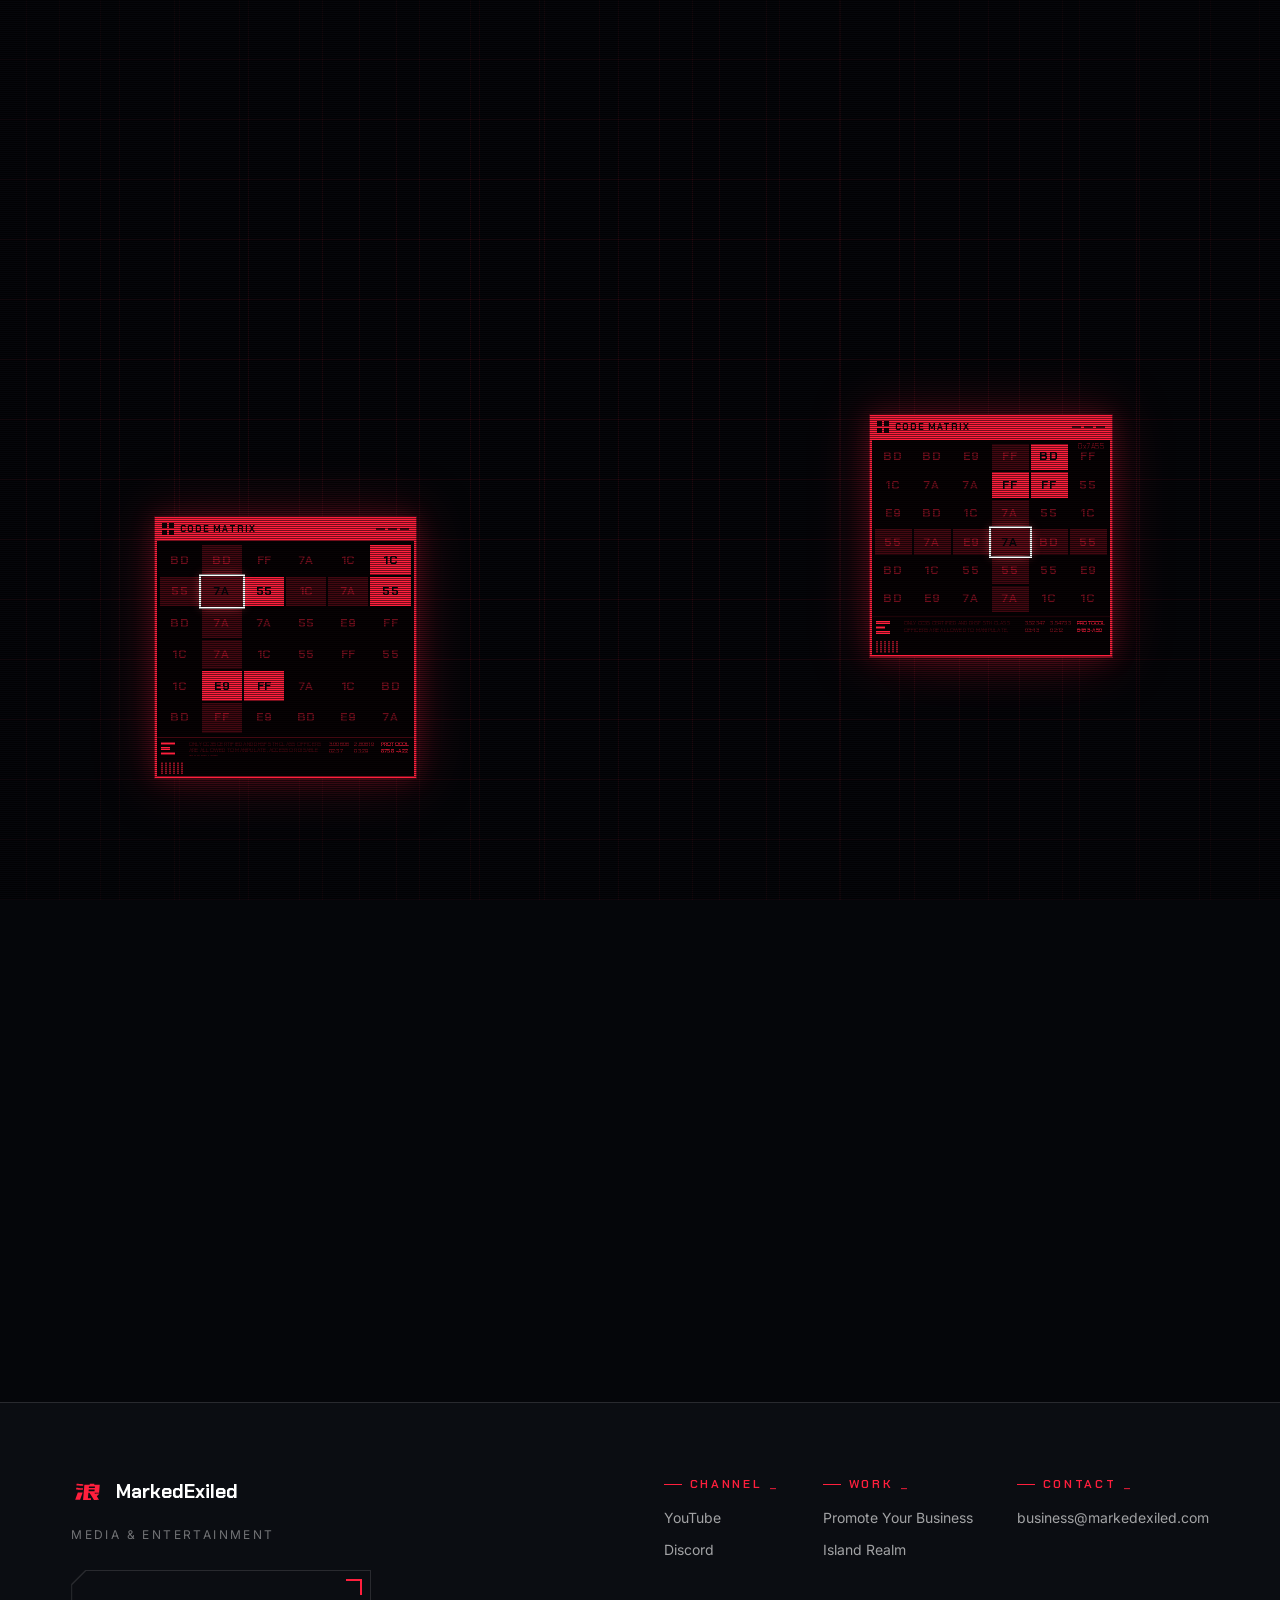
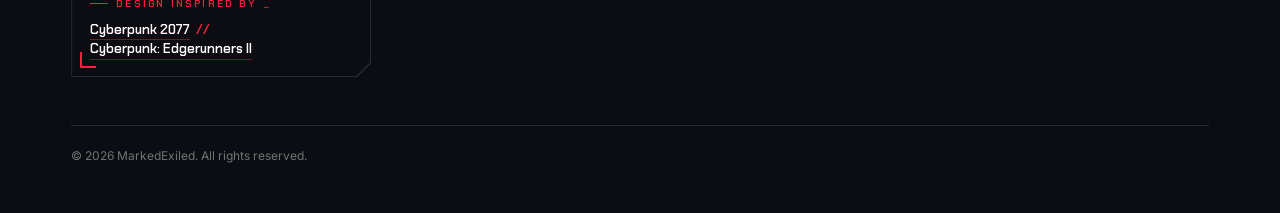
<file: index.html>
<!DOCTYPE html>
<html lang="en">
<head>
<meta charset="utf-8">
<meta name="viewport" content="width=device-width, initial-scale=1">

<title>MarkedExiled - Media &amp; Entertainment</title>
<meta name="description" content="MarkedExiled is a media and entertainment studio making scripted cinematic Minecraft series on YouTube. Sponsorship sections, full product videos, cinematic video production for events and servers, and long-term brand partnerships, with pricing and terms published up front.">
<link rel="canonical" href="https://www.markedexiled.com/">
<meta name="robots" content="index, follow, max-image-preview:large, max-snippet:-1, max-video-preview:-1">
<meta name="author" content="Exiled">
<meta name="theme-color" content="#05060A">

<meta property="og:type" content="website">
<meta property="og:site_name" content="MarkedExiled">
<meta property="og:url" content="https://www.markedexiled.com/">
<meta property="og:title" content="MarkedExiled - Media &amp; Entertainment">
<meta property="og:description" content="A media and entertainment studio: scripted cinematic Minecraft series, sponsorships, product videos, video production and brand partnerships. Pricing published up front.">
<meta property="og:image" content="https://www.markedexiled.com/assets/og-image.png">
<meta property="og:image:width" content="1200">
<meta property="og:image:height" content="630">
<meta property="og:image:alt" content="The MarkedExiled mark">
<meta property="og:locale" content="en_GB">

<meta name="twitter:card" content="summary_large_image">
<meta name="twitter:title" content="MarkedExiled - Media &amp; Entertainment">
<meta name="twitter:description" content="A media and entertainment studio: scripted cinematic Minecraft series, sponsorships, product videos, video production and brand partnerships.">
<meta name="twitter:image" content="https://www.markedexiled.com/assets/og-image.png">

<link rel="icon" href="assets/exiled.svg" type="image/svg+xml">
<link rel="apple-touch-icon" href="assets/og-image.png">
<link rel="preconnect" href="https://fonts.googleapis.com">
<link rel="preconnect" href="https://fonts.gstatic.com" crossorigin>
<link rel="stylesheet" href="https://fonts.googleapis.com/css2?family=Chakra+Petch:wght@600;700&family=Inter:wght@400;500;600;700;800&display=swap">
<link rel="stylesheet" href="css/tokens.css">
<link rel="stylesheet" href="css/base.css">
<link rel="stylesheet" href="css/home.css">
<link rel="stylesheet" href="css/intro.css">

<script type="application/ld+json">
{
  "@context": "https://schema.org",
  "@graph": [
    {
      "@type": "WebSite",
      "@id": "https://www.markedexiled.com/#website",
      "url": "https://www.markedexiled.com/",
      "name": "MarkedExiled",
      "inLanguage": "en",
      "publisher": {
        "@id": "https://www.markedexiled.com/#org"
      }
    },
    {
      "@type": "Person",
      "@id": "https://www.markedexiled.com/#person",
      "name": "Exiled",
      "alternateName": "MarkedExiled",
      "url": "https://www.markedexiled.com/",
      "image": "https://www.markedexiled.com/assets/og-image.png",
      "description": "Creator and director of scripted cinematic Minecraft series, including Island Realm.",
      "jobTitle": [
        "Content Creator",
        "Director",
        "Video Producer"
      ],
      "knowsAbout": [
        "Content creation",
        "YouTube sponsorships",
        "Influencer marketing",
        "Brand partnerships",
        "Cinematic video production",
        "Minecraft machinima",
        "Video editing and direction"
      ],
      "sameAs": [
        "https://www.youtube.com/@markedexiled",
        "https://discord.islandrealm.net"
      ],
      "worksFor": {
        "@id": "https://www.markedexiled.com/#org"
      }
    },
    {
      "@type": [
        "Organization",
        "ProfessionalService"
      ],
      "@id": "https://www.markedexiled.com/#org",
      "name": "MarkedExiled",
      "alternateName": "MarkedExiled Media & Entertainment",
      "url": "https://www.markedexiled.com/",
      "email": "business@markedexiled.com",
      "logo": {
        "@type": "ImageObject",
        "url": "https://www.markedexiled.com/assets/og-image.png",
        "width": 1200,
        "height": 630
      },
      "image": "https://www.markedexiled.com/assets/og-image.png",
      "description": "Media and entertainment studio producing scripted cinematic Minecraft series, and offering sponsorships, product videos, cinematic video production and long-term brand partnerships.",
      "founder": {
        "@id": "https://www.markedexiled.com/#person"
      },
      "areaServed": "Worldwide",
      "currenciesAccepted": "EUR",
      "sameAs": [
        "https://www.youtube.com/@markedexiled",
        "https://discord.islandrealm.net"
      ],
      "contactPoint": {
        "@type": "ContactPoint",
        "contactType": "sales",
        "email": "business@markedexiled.com",
        "availableLanguage": "English"
      }
    },
    {
      "@type": "CreativeWorkSeries",
      "@id": "https://www.markedexiled.com/#island-realm",
      "name": "Island Realm",
      "description": "A cinematic Minecraft sci-fi series set in a world of floating islands above the void.",
      "genre": [
        "Science fiction",
        "Machinima"
      ],
      "creator": {
        "@id": "https://www.markedexiled.com/#person"
      },
      "productionCompany": {
        "@id": "https://www.markedexiled.com/#org"
      },
      "url": "https://islandrealm.net"
    }
  ]
}
</script>

</head>

<body data-page="home">

<!-- The mark, defined once and referenced by the nav, footer, intro and wipe. -->
<svg class="mark-defs" width="0" height="0" aria-hidden="true" focusable="false">
    <defs>
      <g id="exiledMark" transform="translate(0,600) scale(0.1,-0.1)" fill="currentColor" stroke="none">
        <path d="M986 4429 c-2 -8 -9 -70 -14 -139 -11 -136 -10 -140 43 -140 17 0 280 -16 584 -35 305 -19 555 -34 557 -33 7 8 24 272 17 278 -4 4 -244 21 -533 39 -289 18 -553 35 -587 38 -48 4 -64 3 -67 -8z"/>
        <path d="M3315 4355 l-7 -85 -473 0 -474 0 -5 -52 c-4 -29 -20 -213 -36 -408 -132 -1563 -180 -2130 -185 -2162 l-5 -38 694 0 693 0 7 70 c3 39 9 102 12 140 l7 70 -277 0 c-152 0 -276 3 -276 6 0 15 70 857 75 902 l6 52 87 0 87 0 405 -620 405 -620 453 0 c445 0 453 0 442 19 -5 11 -96 152 -202 313 -105 161 -193 300 -195 308 -3 10 81 97 231 240 l236 225 -340 3 -341 2 -27 -25 c-15 -14 -30 -25 -34 -25 -6 0 -118 166 -118 175 0 3 180 5 400 5 349 0 400 2 400 15 0 8 27 324 60 702 33 379 60 691 60 695 0 4 -219 9 -487 10 l-487 3 2 55 c2 30 5 67 8 83 l6 27 -400 0 -400 0 -7 -85z m901 -467 c-4 -57 -9 -122 -13 -145 l-5 -43 -525 0 -526 0 7 113 c4 61 10 127 13 145 l5 32 525 0 526 0 -7 -102z m-51 -570 c-4 -57 -10 -121 -14 -143 l-7 -40 -523 -3 -524 -2 7 82 c3 46 9 111 13 146 l6 62 524 0 525 0 -7 -102z"/>
        <path d="M925 3726 c-5 -16 -26 -269 -23 -272 4 -3 1111 -74 1159 -74 l36 0 11 137 c7 75 10 138 8 140 -4 4 -174 16 -771 52 -181 11 -349 22 -373 25 -27 2 -45 -1 -47 -8z"/>
        <path d="M1189 2883 c-6 -16 -85 -235 -175 -488 -91 -253 -191 -532 -223 -620 l-58 -160 431 -3 c236 -1 433 1 437 5 4 5 105 280 224 613 120 333 223 622 231 643 l13 37 -435 0 -434 0 -11 -27z"/>
      </g>
    </defs>
  </svg>

<div class="page" id="page">

  <header class="nav">
    <a class="nav__brand" href="/" aria-label="MarkedExiled — home">
      <svg class="nav__mark" viewBox="0 0 600 600" aria-hidden="true" focusable="false">
        <use href="#exiledMark"/>
      </svg>
      <span class="nav__word">MarkedExiled</span>
    </a>

    <a class="btn nav__cta" href="/promote/" data-wipe>Promote Your Business</a>

    <span class="nav__point" aria-hidden="true">&#9650;</span>
  </header>

  <main>

    <section class="hero" id="top">
      <div class="blackwall" aria-hidden="true">
        <span class="blackwall__bars"></span>
        <span class="blackwall__scan"></span>
        <span class="blackwall__glow"></span>
      </div>

      <svg class="hero__watermark" viewBox="0 0 600 600" aria-hidden="true" focusable="false">
        <use href="#exiledMark"/>
      </svg>

      <div class="soon reveal" style="--rd: 320ms">
        <p class="soon__label">Coming Soon:</p>
        <p class="soon__title">NativeCompute</p>
        <p class="soon__sub">Development-by MarkedExiled</p>
      </div>

      <div class="shell hero__inner">
        <h1 class="hero__title glitch reveal" data-text="I create stories." style="--rd: 60ms">I create stories.</h1>

        <p class="hero__stat reveal" style="--rd: 220ms">
          <b class="hero__stat-num" data-count-to="2600000">0</b><span class="hero__stat-plus">+</span>
          <span class="hero__stat-label">views and counting</span>
        </p>
      </div>

      <p class="hero__scroll" aria-hidden="true">
        Scroll for more
        <span class="hero__scroll-arrow">&#8595;</span>
      </p>
    </section>

    <section class="work" id="work">
      <div class="shell">
        <div class="cards">

          <a class="card panel reveal" style="--rd: 60ms"
             href="https://www.youtube.com/@markedexiled" target="_blank" rel="noopener">
            <div class="panel__in card__in">
              <span class="brackets" aria-hidden="true"></span>
              <div class="card__body">
                <p class="label card__label">YouTube</p>
                <h2 class="card__title">@markedexiled</h2>
                <p class="card__text">
                  I create content on YouTube, direct movies and produce for events.
                </p>
                <span class="btn btn--ghost edge card__cta">Watch</span>
              </div>
              <div class="card__art" aria-hidden="true">
                <svg viewBox="0 0 120 120" focusable="false">
                  <defs>
                    <linearGradient id="gradYt" x1="0" y1="0" x2="1" y2="1">
                      <stop offset="0%"   stop-color="#FF7A86"/>
                      <stop offset="52%"  stop-color="#FF1F3D"/>
                      <stop offset="100%" stop-color="#8B0A1E"/>
                    </linearGradient>
                  </defs>
                  <path fill="url(#gradYt)" fill-rule="evenodd" d="M28 26 h64 a20 20 0 0 1 20 20 v28 a20 20 0 0 1 -20 20 h-64 a20 20 0 0 1 -20 -20 v-28 a20 20 0 0 1 20 -20 z M50 46 L80 60 L50 74 Z"/>
                </svg>
              </div>
            </div>
          </a>

          <a class="card panel reveal" style="--rd: 150ms"
             href="https://islandrealm.net" target="_blank" rel="noopener">
            <div class="panel__in card__in">
              <span class="brackets" aria-hidden="true"></span>
              <div class="card__body">
                <p class="label card__label">Current project</p>
                <h2 class="card__title">Island Realm</h2>
                <p class="card__text">
                  Island Realm is a Minecraft Movie set in a world of floating Islands.
                </p>
                <span class="btn btn--ghost edge card__cta">Enter the realm</span>
              </div>
              <div class="card__art" aria-hidden="true">
                <svg viewBox="0 0 120 120" focusable="false">
                  <defs>
                    <linearGradient id="gradIr" x1="0.1" y1="0" x2="0.9" y2="1">
                      <stop offset="0%"   stop-color="#FFB3BC"/>
                      <stop offset="48%"  stop-color="#E01236"/>
                      <stop offset="100%" stop-color="#4A0512"/>
                    </linearGradient>
                  </defs>
                  <g fill="url(#gradIr)">
                    <!-- floating blocks: isometric faces, shaded by opacity -->
                    <path d="M60 26 L90 43 L60 60 L30 43 Z"/>
                    <path d="M30 43 L60 60 L60 88 L30 71 Z" opacity=".72"/>
                    <path d="M90 43 L60 60 L60 88 L90 71 Z" opacity=".46"/>

                    <path d="M31 10 L43 17 L31 24 L19 17 Z"/>
                    <path d="M19 17 L31 24 L31 36 L19 29 Z" opacity=".72"/>
                    <path d="M43 17 L31 24 L31 36 L43 29 Z" opacity=".46"/>
                  </g>
                </svg>
              </div>
            </div>
          </a>

        </div>
      </div>
    </section>

  </main>

  <footer class="footer">
    <div class="shell">
      <div class="footer__top">

        <div>
          <a class="footer__brand" href="/" aria-label="MarkedExiled — home">
            <svg class="footer__mark" viewBox="0 0 600 600" aria-hidden="true" focusable="false">
              <use href="#exiledMark"/>
            </svg>
            <span class="footer__word">MarkedExiled</span>
          </a>
          <p class="footer__tag">Media &amp; Entertainment</p>

          <div class="credit panel">
            <div class="panel__in credit__in">
              <span class="brackets" aria-hidden="true"></span>
              <p class="label credit__label">Design inspired by</p>
              <p class="credit__line">
                <a href="https://www.cyberpunk.net/en/cyberpunk-2077" target="_blank" rel="noopener">Cyberpunk 2077</a>
                <span class="credit__slash" aria-hidden="true">//</span>
                <a href="https://www.cyberpunk.net/en/edgerunners2" target="_blank" rel="noopener">Cyberpunk: Edgerunners II</a>
              </p>
            </div>
          </div>
        </div>

        <nav class="footer__links" aria-label="Footer">
          <div class="footer__col">
            <p class="label">Channel</p>
            <a href="https://www.youtube.com/@markedexiled" target="_blank" rel="noopener">YouTube</a>
            <a href="https://discord.islandrealm.net" target="_blank" rel="noopener">Discord</a>
          </div>
          <div class="footer__col">
            <p class="label">Work</p>
            <a href="/promote/" data-wipe>Promote Your Business</a>
            <a href="https://islandrealm.net" target="_blank" rel="noopener">Island Realm</a>
          </div>
          <div class="footer__col">
            <p class="label">Contact</p>
            <a href="mailto:business@markedexiled.com">business@markedexiled.com</a>
          </div>
        </nav>

      </div>

      <p class="footer__base">&copy; 2026 MarkedExiled. All rights reserved.</p>
    </div>
  </footer>

</div>

<!-- ===== Page transition: the picture tears ===== -->
<div class="tear" id="tear" aria-hidden="true">
  <span class="tear__wash"></span>
  <span class="tear__feed"></span>
  <span class="tear__feed tear__feed--b"></span>
  <span class="tear__bars"></span>
  <div class="tear__halves" id="tearHalves"></div>
  <span class="tear__glow"></span>
</div>
  <span class="tear__glow"></span>
</div>

  <!-- ===== Intro: breaching the Blackwall ===== -->
  <div class="intro" id="intro" data-state="idle">

    <div class="intro__bg" aria-hidden="true">
      <span class="intro__grid"></span>
      <span class="intro__bars"></span>
      <span class="intro__vignette"></span>
    </div>

    <span class="intro__roll" aria-hidden="true"></span>
    <span class="intro__interference" aria-hidden="true"></span>
    <span class="intro__scan" aria-hidden="true"></span>
    <span class="intro__scan-hot" aria-hidden="true"></span>
    <span class="intro__scan-white" aria-hidden="true"></span>

    <!-- ICE windows, generated in js/intro.js -->
    <div class="intro__wins" id="introWins" aria-hidden="true"></div>

    <span class="intro__sweep" aria-hidden="true"></span>

    <!-- the last window to open: the lockup -->
    <div class="intro__main" id="introMain">
      <div class="intro__main-bar" aria-hidden="true">
        <span class="intro__main-id">0x4D45</span>
        <span class="intro__main-dots"><i></i><i></i><i></i></span>
      </div>

      <div class="intro__main-in">
        <svg class="intro__main-mark" viewBox="0 0 600 600" aria-hidden="true" focusable="false">
          <use href="#exiledMark"/>
        </svg>

        <div class="intro__main-text">
          <h1 class="intro__brand glitch" id="introBrand" data-text="MarkedExiled">MarkedExiled</h1>
          <p class="intro__welcome" id="introWelcome" data-text="WELCOME">WELCOME</p>
        </div>
      </div>

      <span class="tearlines" aria-hidden="true"></span>
    </div>

    <div class="intro__note" aria-hidden="true">
      <span class="intro__note-line"><i>Mobile</i></span>
      <span class="intro__note-line intro__note-line--sub"><i>For better experience, visit on desktop.</i></span>
    </div>
  </div>

<script src="js/intro.js"></script>
<script src="js/site.js"></script>
</body>
</html>
</file>
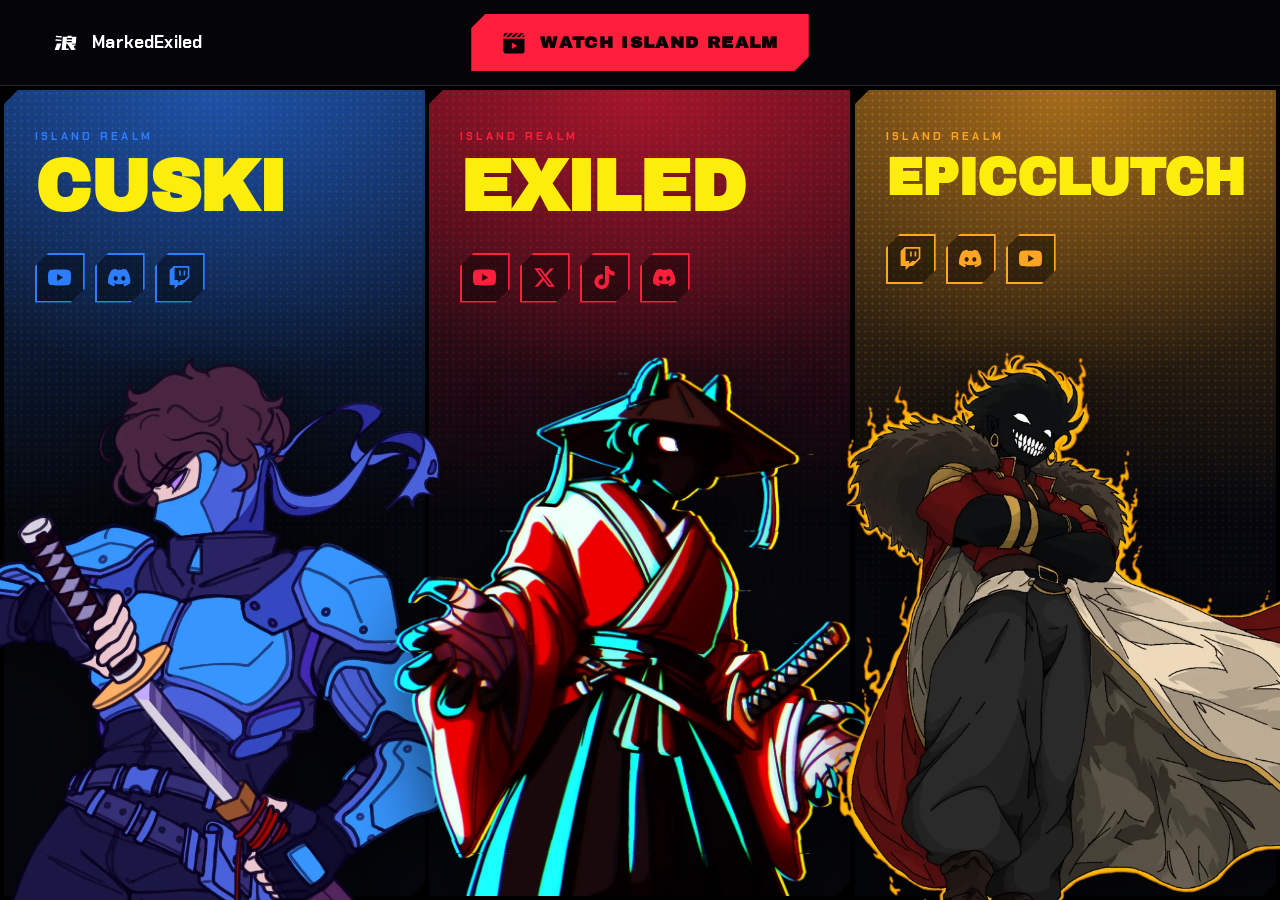
<file: islandrealm/index.html>
<!DOCTYPE html>
<html lang="en">
<head>
<meta charset="utf-8">
<meta name="viewport" content="width=device-width, initial-scale=1">

<title>Island Realm - Cast &amp; Socials</title>
<meta name="description" content="The cast behind Island Realm, the scripted cinematic Minecraft series: Cuski, Exiled and EpicClutch. Follow each of us, and watch the series at islandrealm.net.">
<link rel="canonical" href="https://www.markedexiled.com/islandrealm/">
<meta name="robots" content="index, follow, max-image-preview:large">
<meta name="author" content="Exiled">
<meta name="theme-color" content="#05060A">

<meta property="og:type" content="website">
<meta property="og:site_name" content="MarkedExiled">
<meta property="og:url" content="https://www.markedexiled.com/islandrealm/">
<meta property="og:title" content="Island Realm - Cast &amp; Socials">
<meta property="og:description" content="The cast behind Island Realm: Cuski, Exiled and EpicClutch.">
<meta property="og:image" content="https://www.markedexiled.com/assets/og-islandrealm.png">
<meta property="og:image:width" content="1200">
<meta property="og:image:height" content="630">
<meta property="og:image:alt" content="Cuski, Exiled and EpicClutch on the Island Realm cast page.">
<meta property="og:locale" content="en_GB">

<meta name="twitter:card" content="summary_large_image">
<meta name="twitter:title" content="Island Realm - Cast &amp; Socials">
<meta name="twitter:description" content="The cast behind Island Realm: Cuski, Exiled and EpicClutch.">
<meta name="twitter:image" content="https://www.markedexiled.com/assets/og-islandrealm.png">

<link rel="icon" href="../assets/exiled.svg" type="image/svg+xml">
<link rel="apple-touch-icon" href="../assets/og-image.png">
<link rel="preconnect" href="https://fonts.googleapis.com">
<link rel="preconnect" href="https://fonts.gstatic.com" crossorigin>
<link rel="stylesheet" href="https://fonts.googleapis.com/css2?family=Archivo+Black&family=Chakra+Petch:wght@600;700&family=Inter:wght@400;500;600;700;800&display=swap">
<link rel="stylesheet" href="../css/tokens.css">
<link rel="stylesheet" href="../css/base.css">
<link rel="stylesheet" href="../css/islandrealm.css">
</head>

<body data-page="islandrealm">

<svg class="mark-defs" width="0" height="0" aria-hidden="true" focusable="false">
    <defs>
      <g id="exiledMark" transform="translate(0,600) scale(0.1,-0.1)" fill="currentColor" stroke="none">
        <path d="M986 4429 c-2 -8 -9 -70 -14 -139 -11 -136 -10 -140 43 -140 17 0 280 -16 584 -35 305 -19 555 -34 557 -33 7 8 24 272 17 278 -4 4 -244 21 -533 39 -289 18 -553 35 -587 38 -48 4 -64 3 -67 -8z"/>
        <path d="M3315 4355 l-7 -85 -473 0 -474 0 -5 -52 c-4 -29 -20 -213 -36 -408 -132 -1563 -180 -2130 -185 -2162 l-5 -38 694 0 693 0 7 70 c3 39 9 102 12 140 l7 70 -277 0 c-152 0 -276 3 -276 6 0 15 70 857 75 902 l6 52 87 0 87 0 405 -620 405 -620 453 0 c445 0 453 0 442 19 -5 11 -96 152 -202 313 -105 161 -193 300 -195 308 -3 10 81 97 231 240 l236 225 -340 3 -341 2 -27 -25 c-15 -14 -30 -25 -34 -25 -6 0 -118 166 -118 175 0 3 180 5 400 5 349 0 400 2 400 15 0 8 27 324 60 702 33 379 60 691 60 695 0 4 -219 9 -487 10 l-487 3 2 55 c2 30 5 67 8 83 l6 27 -400 0 -400 0 -7 -85z m901 -467 c-4 -57 -9 -122 -13 -145 l-5 -43 -525 0 -526 0 7 113 c4 61 10 127 13 145 l5 32 525 0 526 0 -7 -102z m-51 -570 c-4 -57 -10 -121 -14 -143 l-7 -40 -523 -3 -524 -2 7 82 c3 46 9 111 13 146 l6 62 524 0 525 0 -7 -102z"/>
        <path d="M925 3726 c-5 -16 -26 -269 -23 -272 4 -3 1111 -74 1159 -74 l36 0 11 137 c7 75 10 138 8 140 -4 4 -174 16 -771 52 -181 11 -349 22 -373 25 -27 2 -45 -1 -47 -8z"/>
        <path d="M1189 2883 c-6 -16 -85 -235 -175 -488 -91 -253 -191 -532 -223 -620 l-58 -160 431 -3 c236 -1 433 1 437 5 4 5 105 280 224 613 120 333 223 622 231 643 l13 37 -435 0 -434 0 -11 -27z"/>
      </g>
    </defs>
  </svg>

<!-- the clapper on the watch button -->
<svg class="mark-defs" width="0" height="0" aria-hidden="true" focusable="false">
  <defs>
    <clipPath id="irSlate">
      <path d="M92 48h328a44 44 0 0 1 44 44v56H48V92a44 44 0 0 1 44-44z"/>
    </clipPath>
    <g id="irClapper">
      <g clip-path="url(#irSlate)">
        <path d="M-120 148 L-20 48 H42 L-58 148 Z"/>
        <path d="M-16 148 L84 48 H146 L46 148 Z"/>
        <path d="M88 148 L188 48 H250 L150 148 Z"/>
        <path d="M192 148 L292 48 H354 L254 148 Z"/>
        <path d="M296 148 L396 48 H458 L358 148 Z"/>
        <path d="M400 148 L500 48 H562 L462 148 Z"/>
      </g>
      <path fill-rule="evenodd" d="M48 172h416v248a44 44 0 0 1-44 44H92a44 44 0 0 1-44-44V172z
                                   M214 244 L322 310 L214 376 Z"/>
    </g>
    <!-- social marks -->
    <g id="ic-youtube"><path d="M23.498 6.186a3.016 3.016 0 0 0-2.122-2.136C19.505 3.545 12 3.545 12 3.545s-7.505 0-9.377.505A3.017 3.017 0 0 0 .502 6.186C0 8.07 0 12 0 12s0 3.93.502 5.814a3.016 3.016 0 0 0 2.122 2.136c1.871.505 9.376.505 9.376.505s7.505 0 9.377-.505a3.015 3.015 0 0 0 2.122-2.136C24 15.93 24 12 24 12s0-3.93-.502-5.814zM9.545 15.568V8.432L15.818 12l-6.273 3.568z"/></g>
    <g id="ic-discord"><path d="M20.317 4.37a19.79 19.79 0 0 0-4.885-1.515.074.074 0 0 0-.079.037c-.21.375-.444.865-.608 1.25a18.27 18.27 0 0 0-5.487 0 12.64 12.64 0 0 0-.617-1.25.077.077 0 0 0-.079-.037A19.736 19.736 0 0 0 3.677 4.37a.07.07 0 0 0-.032.027C.533 9.046-.32 13.58.1 18.058a.082.082 0 0 0 .031.056 19.9 19.9 0 0 0 5.993 3.03.078.078 0 0 0 .084-.028c.462-.63.874-1.295 1.226-1.994a.076.076 0 0 0-.041-.106 13.1 13.1 0 0 1-1.872-.892.077.077 0 0 1-.008-.128c.126-.094.252-.192.372-.291a.074.074 0 0 1 .078-.011c3.928 1.793 8.18 1.793 12.061 0a.074.074 0 0 1 .079.01c.12.099.246.198.373.292a.077.077 0 0 1-.7.128c-.598.349-1.22.645-1.873.891a.077.077 0 0 0-.04.107c.36.698.772 1.362 1.225 1.993a.076.076 0 0 0 .084.029 19.839 19.839 0 0 0 6.002-3.03.077.077 0 0 0 .032-.055c.5-5.177-.838-9.674-3.549-13.66a.061.061 0 0 0-.031-.029zM8.02 15.331c-1.183 0-2.157-1.085-2.157-2.419 0-1.333.956-2.419 2.157-2.419 1.211 0 2.176 1.095 2.157 2.42 0 1.333-.956 2.418-2.157 2.418zm7.975 0c-1.183 0-2.157-1.085-2.157-2.419 0-1.333.955-2.419 2.157-2.419 1.21 0 2.176 1.095 2.157 2.42 0 1.333-.946 2.418-2.157 2.418z"/></g>
    <g id="ic-twitch"><path d="M11.571 4.714h1.715v5.143H11.57zm4.715 0H18v5.143h-1.714zM6 0 1.714 4.286v15.428h5.143V24l4.286-4.286h3.428L22.286 12V0zm14.571 11.143-3.428 3.428h-3.429l-3 3v-3H6.857V1.714h13.714z"/></g>
    <g id="ic-x"><path d="M18.244 2.25h3.308l-7.227 8.26 8.502 11.24H16.17l-5.214-6.817L4.99 21.75H1.68l7.73-8.835L1.254 2.25H8.08l4.713 6.231zm-1.161 17.52h1.833L7.084 4.126H5.117z"/></g>
    <g id="ic-tiktok"><path d="M12.525.02c1.31-.02 2.61-.01 3.91-.02.08 1.53.63 3.09 1.75 4.17 1.12 1.11 2.7 1.62 4.24 1.79v4.03c-1.44-.05-2.89-.35-4.2-.97-.57-.26-1.1-.59-1.62-.93-.01 2.92.01 5.84-.02 8.75-.08 1.4-.54 2.79-1.35 3.94-1.31 1.92-3.58 3.17-5.91 3.21-1.43.08-2.86-.31-4.08-1.03-2.02-1.19-3.44-3.37-3.65-5.71-.02-.5-.03-1-.01-1.49.18-1.9 1.12-3.72 2.58-4.96 1.66-1.44 3.98-2.13 6.15-1.72.02 1.48-.04 2.96-.04 4.44-.99-.32-2.15-.23-3.02.37-.63.41-1.11 1.04-1.36 1.75-.21.51-.15 1.07-.14 1.61.24 1.64 1.82 3.02 3.5 2.87 1.12-.01 2.19-.66 2.77-1.61.19-.33.4-.67.41-1.06.1-1.79.06-3.57.07-5.36.01-4.03-.01-8.05.02-12.07z"/></g>
  </defs>
</svg>

<div class="page" id="page">

  <header class="nav ir-nav">
    <a class="nav__brand" href="/" data-wipe aria-label="MarkedExiled — home">
      <svg class="nav__mark" viewBox="0 0 600 600" aria-hidden="true" focusable="false">
        <use href="#exiledMark"/>
      </svg>
      <span class="nav__word">MarkedExiled</span>
    </a>

    <a class="watch" href="https://islandrealm.net/" target="_blank" rel="noopener">
      <svg class="watch__icon" viewBox="0 0 512 512" aria-hidden="true" focusable="false">
        <use href="#irClapper"/>
      </svg>
      <span class="watch__text glitch" data-text="Watch Island Realm">Watch Island Realm</span>
      <span class="tearlines" aria-hidden="true"></span>
    </a>

    <span class="ir-nav__pad" aria-hidden="true"></span>
  </header>

  <main class="cast">

    <section class="cast__panel cast__panel--cuski">
      <span class="cast__halftone" aria-hidden="true"></span>
      <span class="cast__wash" aria-hidden="true"></span>

      <div class="cast__top">
        <p class="cast__role">Island Realm</p>
        <h1 class="cast__name">Cuski</h1>

        <div class="cast__socials" aria-label="Cuski — socials">
          <a class="cast__social" href="https://youtube.com/@cuskibuu" target="_blank" rel="noopener" aria-label="Cuski on YouTube">
            <svg viewBox="0 0 24 24" aria-hidden="true" focusable="false"><use href="#ic-youtube"/></svg>
          </a>
          <a class="cast__social" href="https://discord.gg/krMJspazZ6" target="_blank" rel="noopener" aria-label="Cuski on Discord">
            <svg viewBox="0 0 24 24" aria-hidden="true" focusable="false"><use href="#ic-discord"/></svg>
          </a>
          <a class="cast__social" href="https://www.twitch.tv/cuskibuu" target="_blank" rel="noopener" aria-label="Cuski on Twitch">
            <svg viewBox="0 0 24 24" aria-hidden="true" focusable="false"><use href="#ic-twitch"/></svg>
          </a>
        </div>
      </div>

    </section>

    <section class="cast__panel cast__panel--exiled">
      <span class="cast__halftone" aria-hidden="true"></span>
      <span class="cast__wash" aria-hidden="true"></span>

      <div class="cast__top">
        <p class="cast__role">Island Realm</p>
        <h2 class="cast__name">Exiled</h2>

        <div class="cast__socials" aria-label="Exiled — socials">
          <a class="cast__social" href="https://youtube.com/@markedexiled" target="_blank" rel="noopener" aria-label="Exiled on YouTube">
            <svg viewBox="0 0 24 24" aria-hidden="true" focusable="false"><use href="#ic-youtube"/></svg>
          </a>
          <a class="cast__social" href="https://x.com/markedexiled" target="_blank" rel="noopener" aria-label="Exiled on X">
            <svg viewBox="0 0 24 24" aria-hidden="true" focusable="false"><use href="#ic-x"/></svg>
          </a>
          <a class="cast__social" href="https://tiktok.com/@markedexiled" target="_blank" rel="noopener" aria-label="Exiled on TikTok">
            <svg viewBox="0 0 24 24" aria-hidden="true" focusable="false"><use href="#ic-tiktok"/></svg>
          </a>
          <a class="cast__social" href="https://discord.gg/EWd3wbPt99" target="_blank" rel="noopener" aria-label="Exiled on Discord">
            <svg viewBox="0 0 24 24" aria-hidden="true" focusable="false"><use href="#ic-discord"/></svg>
          </a>
        </div>
      </div>

    </section>

    <section class="cast__panel cast__panel--epic">
      <span class="cast__halftone" aria-hidden="true"></span>
      <span class="cast__wash" aria-hidden="true"></span>

      <div class="cast__top">
        <p class="cast__role">Island Realm</p>
        <h2 class="cast__name">EpicClutch</h2>

        <div class="cast__socials" aria-label="EpicClutch — socials">
          <a class="cast__social" href="https://www.twitch.tv/epicclutch_" target="_blank" rel="noopener" aria-label="EpicClutch on Twitch">
            <svg viewBox="0 0 24 24" aria-hidden="true" focusable="false"><use href="#ic-twitch"/></svg>
          </a>
          <a class="cast__social" href="https://discord.gg/KFudACBtQq" target="_blank" rel="noopener" aria-label="EpicClutch on Discord">
            <svg viewBox="0 0 24 24" aria-hidden="true" focusable="false"><use href="#ic-discord"/></svg>
          </a>
          <a class="cast__social" href="https://www.youtube.com/@EpicClutch" target="_blank" rel="noopener" aria-label="EpicClutch on YouTube">
            <svg viewBox="0 0 24 24" aria-hidden="true" focusable="false"><use href="#ic-youtube"/></svg>
          </a>
        </div>
      </div>

    </section>

    <!-- Art lives above the panels, not inside them: a panel clips its
         own children, and the figures have to be able to cross the
         dividers and be cut only by the edge of the screen. -->
    <div class="cast__art-layer" id="artLayer" aria-hidden="true">
      <div class="cast__art cast__art--cuski">
        <img class="cast__art-img" src="../assets/islandrealm/cuski.webp"
             alt="Cuski — Island Realm character art" width="996" height="1100" loading="eager" decoding="async" fetchpriority="high">
      </div>
      <div class="cast__art cast__art--exiled">
        <img class="cast__art-img" src="../assets/islandrealm/exiled.webp"
             alt="Exiled — Island Realm character art" width="1035" height="1100" loading="eager" decoding="async" fetchpriority="high">
      </div>
      <div class="cast__art cast__art--epic">
        <img class="cast__art-img" src="../assets/islandrealm/epicclutch.webp"
             alt="EpicClutch — Island Realm character art" width="1175" height="1100" loading="eager" decoding="async" fetchpriority="high">
      </div>
    </div>

  </main>

</div>

<!-- ===== Page transition: the picture tears ===== -->
<div class="tear" id="tear" aria-hidden="true">
  <span class="tear__wash"></span>
  <span class="tear__feed"></span>
  <span class="tear__feed tear__feed--b"></span>
  <span class="tear__bars"></span>
  <div class="tear__halves" id="tearHalves"></div>
  <span class="tear__glow"></span>
</div>

<script src="../js/site.js"></script>
<script src="../js/islandrealm.js"></script>
</body>
</html>
</file>
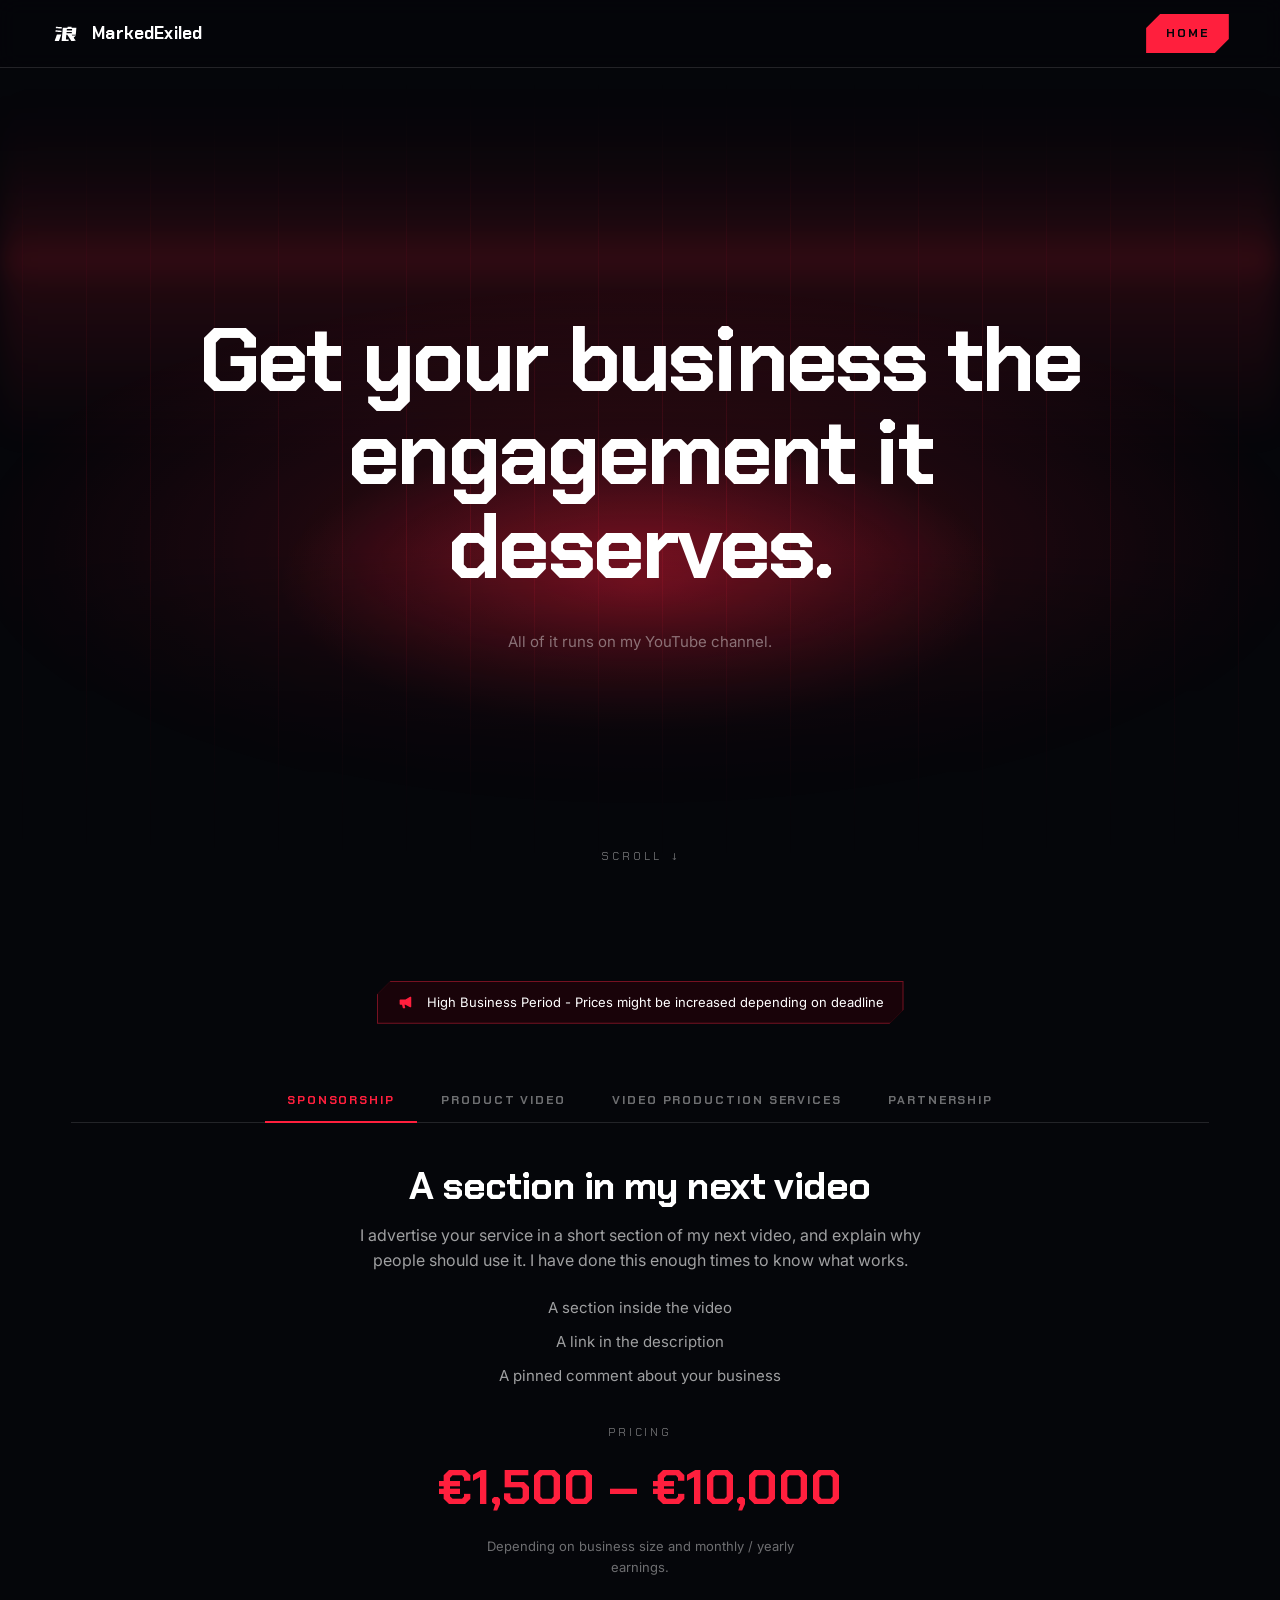
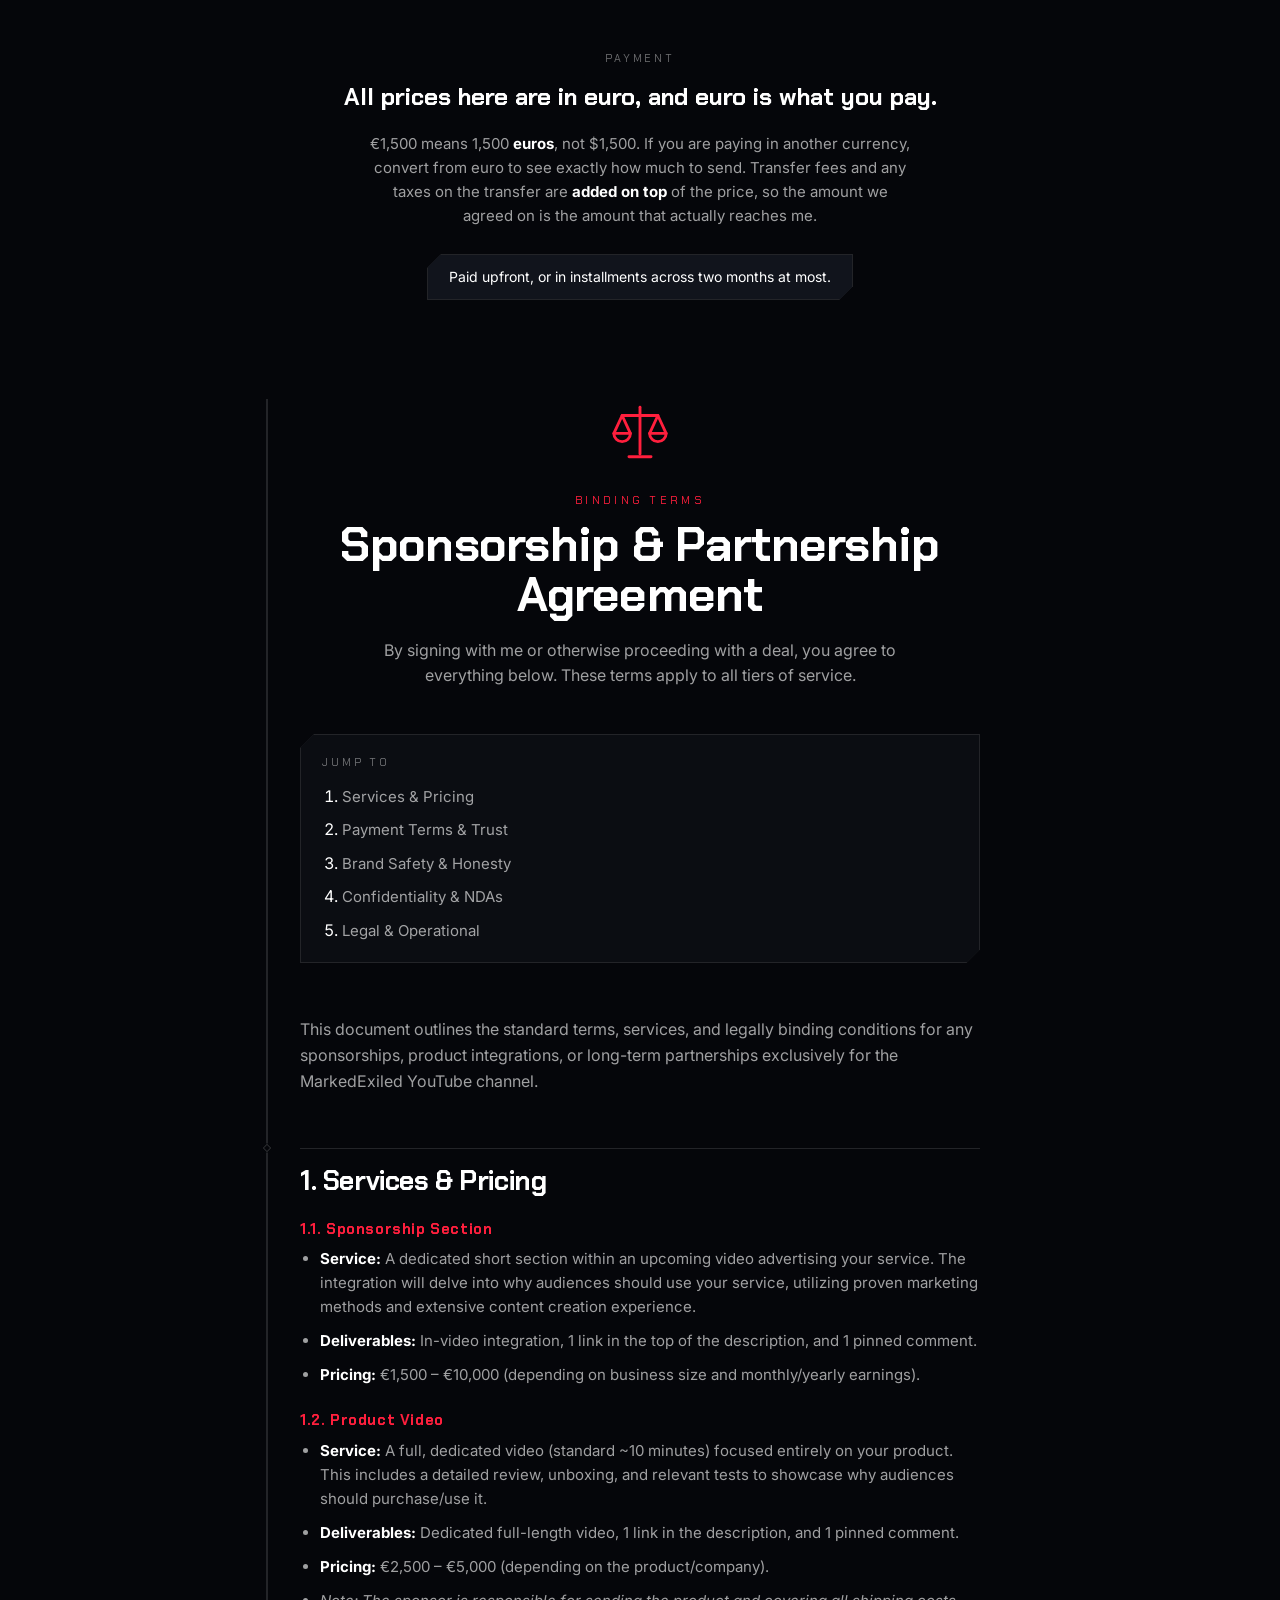
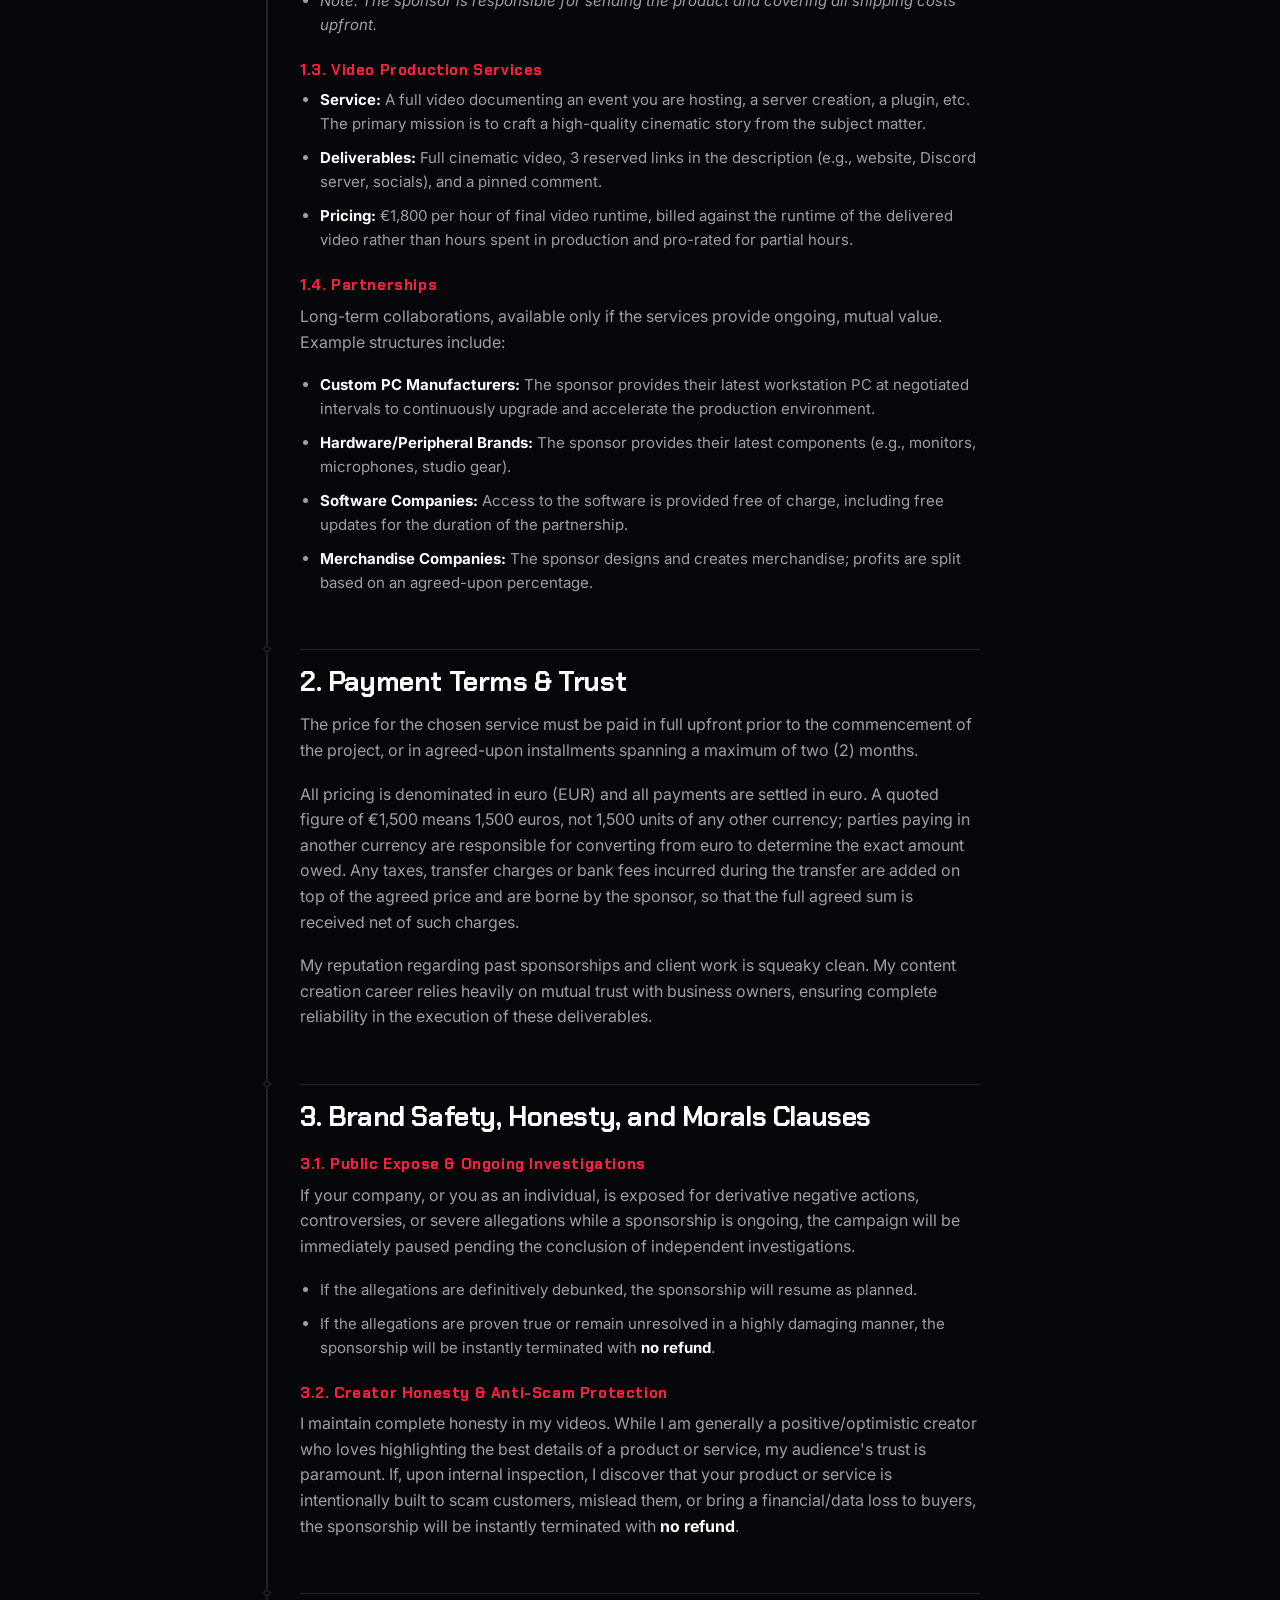
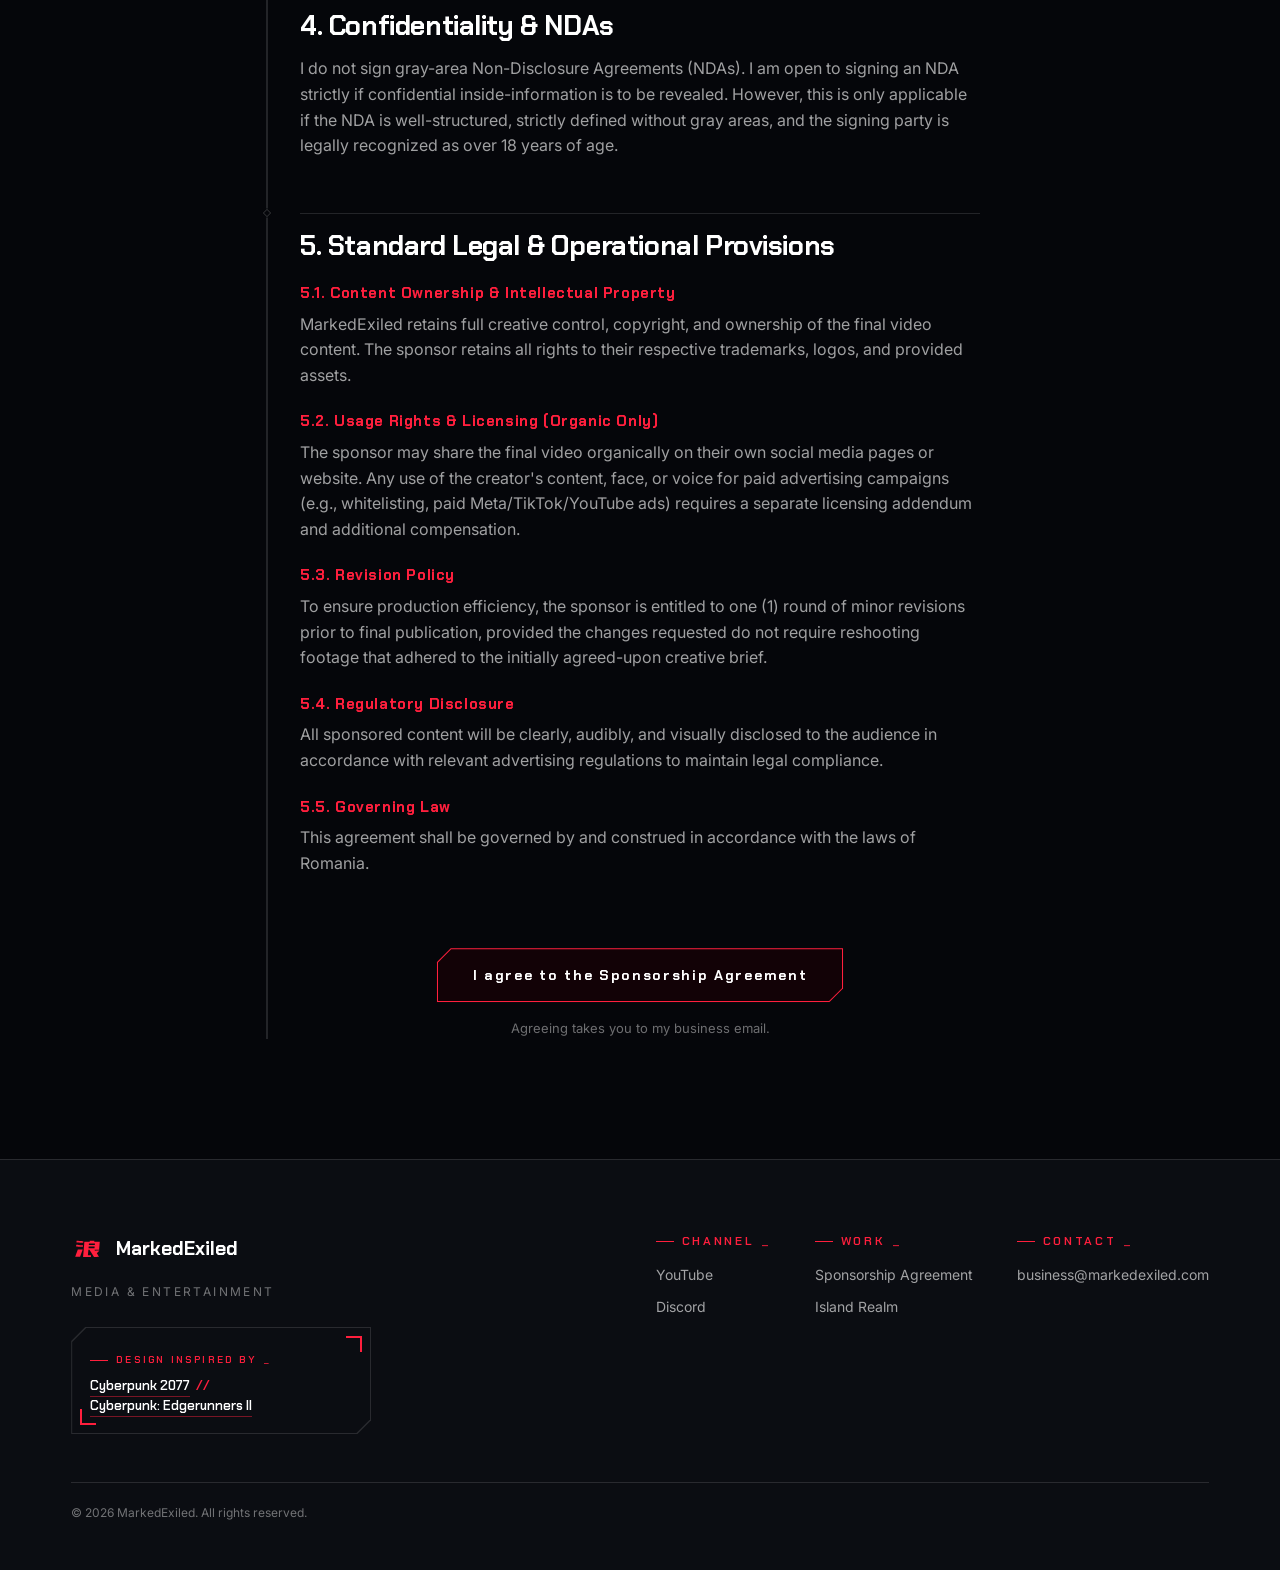
<file: promote/index.html>
<!DOCTYPE html>
<html lang="en">
<head>
<meta charset="utf-8">
<meta name="viewport" content="width=device-width, initial-scale=1">

<title>Promote Your Business - MarkedExiled</title>
<meta name="description" content="Sponsorship sections, full product videos, cinematic video production and long-term brand partnerships on the MarkedExiled YouTube channel. Pricing in euro and the full Sponsorship &amp; Partnership Agreement, published up front.">
<link rel="canonical" href="https://www.markedexiled.com/promote/">
<meta name="robots" content="index, follow, max-image-preview:large, max-snippet:-1, max-video-preview:-1">
<meta name="author" content="Exiled">
<meta name="theme-color" content="#05060A">

<meta property="og:type" content="website">
<meta property="og:site_name" content="MarkedExiled">
<meta property="og:url" content="https://www.markedexiled.com/promote/">
<meta property="og:title" content="Promote Your Business - MarkedExiled">
<meta property="og:description" content="Sponsorships, product videos, cinematic video production and long-term partnerships. Pricing in euro and the full agreement, published up front.">
<meta property="og:image" content="https://www.markedexiled.com/assets/og-image.png">
<meta property="og:image:width" content="1200">
<meta property="og:image:height" content="630">
<meta property="og:image:alt" content="The MarkedExiled mark">
<meta property="og:locale" content="en_GB">

<meta name="twitter:card" content="summary_large_image">
<meta name="twitter:title" content="Promote Your Business - MarkedExiled">
<meta name="twitter:description" content="Sponsorships, product videos, cinematic video production and long-term partnerships. Pricing published up front.">
<meta name="twitter:image" content="https://www.markedexiled.com/assets/og-image.png">

<link rel="icon" href="../assets/exiled.svg" type="image/svg+xml">
<link rel="apple-touch-icon" href="../assets/og-image.png">
<link rel="preconnect" href="https://fonts.googleapis.com">
<link rel="preconnect" href="https://fonts.gstatic.com" crossorigin>
<link rel="stylesheet" href="https://fonts.googleapis.com/css2?family=Chakra+Petch:wght@600;700&family=Inter:wght@400;500;600;700;800&display=swap">
<link rel="stylesheet" href="../css/tokens.css">
<link rel="stylesheet" href="../css/base.css">
<link rel="stylesheet" href="../css/promote.css">

<script type="application/ld+json">
{
  "@context": "https://schema.org",
  "@graph": [
    {
      "@type": "WebPage",
      "@id": "https://www.markedexiled.com/promote/#webpage",
      "url": "https://www.markedexiled.com/promote/",
      "name": "Promote Your Business - MarkedExiled",
      "description": "Sponsorship sections, full product videos, cinematic video production and long-term brand partnerships on the MarkedExiled YouTube channel. Pricing and the full agreement published up front.",
      "inLanguage": "en",
      "isPartOf": {
        "@id": "https://www.markedexiled.com/#website"
      },
      "about": {
        "@id": "https://www.markedexiled.com/#org"
      },
      "primaryImageOfPage": "https://www.markedexiled.com/assets/og-image.png"
    },
    {
      "@type": [
        "Organization",
        "ProfessionalService"
      ],
      "@id": "https://www.markedexiled.com/#org",
      "name": "MarkedExiled",
      "url": "https://www.markedexiled.com/",
      "email": "business@markedexiled.com",
      "currenciesAccepted": "EUR",
      "areaServed": "Worldwide",
      "hasOfferCatalog": {
        "@type": "OfferCatalog",
        "name": "Promote your business",
        "itemListElement": [
          {
            "@type": "Offer",
            "name": "Sponsorship section",
            "description": "A dedicated section inside an upcoming video advertising your service, plus a link in the description and a pinned comment.",
            "priceCurrency": "EUR",
            "priceSpecification": {
              "@type": "PriceSpecification",
              "priceCurrency": "EUR",
              "minPrice": 1500,
              "maxPrice": 10000
            },
            "itemOffered": {
              "@type": "Service",
              "name": "YouTube sponsorship",
              "serviceType": "Influencer marketing",
              "provider": {
                "@id": "https://www.markedexiled.com/#org"
              }
            }
          },
          {
            "@type": "Offer",
            "name": "Product video",
            "description": "A full video built around your product, with a detailed review, unboxing and relevant tests.",
            "priceCurrency": "EUR",
            "priceSpecification": {
              "@type": "PriceSpecification",
              "priceCurrency": "EUR",
              "minPrice": 2500,
              "maxPrice": 5000
            },
            "itemOffered": {
              "@type": "Service",
              "name": "Product review video",
              "serviceType": "Branded content production",
              "provider": {
                "@id": "https://www.markedexiled.com/#org"
              }
            }
          },
          {
            "@type": "Offer",
            "name": "Video production services",
            "description": "A full cinematic video covering an event, server or project, billed against the runtime of the delivered video.",
            "priceCurrency": "EUR",
            "priceSpecification": {
              "@type": "UnitPriceSpecification",
              "priceCurrency": "EUR",
              "price": 1800,
              "unitText": "hour of final video runtime"
            },
            "itemOffered": {
              "@type": "Service",
              "name": "Cinematic video production",
              "serviceType": "Video production",
              "provider": {
                "@id": "https://www.markedexiled.com/#org"
              }
            }
          },
          {
            "@type": "Offer",
            "name": "Long-term partnership",
            "description": "Ongoing collaboration where the partner supplies hardware, software or merchandise in exchange for continued exposure.",
            "priceCurrency": "EUR",
            "price": 0,
            "itemOffered": {
              "@type": "Service",
              "name": "Brand partnership",
              "serviceType": "Brand partnership",
              "provider": {
                "@id": "https://www.markedexiled.com/#org"
              }
            }
          }
        ]
      }
    }
  ]
}
</script>

</head>

<body data-page="promote">

<!-- The mark, defined once and referenced by the nav, footer and wipe. -->
<svg class="mark-defs" width="0" height="0" aria-hidden="true" focusable="false">
    <defs>
      <g id="exiledMark" transform="translate(0,600) scale(0.1,-0.1)" fill="currentColor" stroke="none">
        <path d="M986 4429 c-2 -8 -9 -70 -14 -139 -11 -136 -10 -140 43 -140 17 0 280 -16 584 -35 305 -19 555 -34 557 -33 7 8 24 272 17 278 -4 4 -244 21 -533 39 -289 18 -553 35 -587 38 -48 4 -64 3 -67 -8z"/>
        <path d="M3315 4355 l-7 -85 -473 0 -474 0 -5 -52 c-4 -29 -20 -213 -36 -408 -132 -1563 -180 -2130 -185 -2162 l-5 -38 694 0 693 0 7 70 c3 39 9 102 12 140 l7 70 -277 0 c-152 0 -276 3 -276 6 0 15 70 857 75 902 l6 52 87 0 87 0 405 -620 405 -620 453 0 c445 0 453 0 442 19 -5 11 -96 152 -202 313 -105 161 -193 300 -195 308 -3 10 81 97 231 240 l236 225 -340 3 -341 2 -27 -25 c-15 -14 -30 -25 -34 -25 -6 0 -118 166 -118 175 0 3 180 5 400 5 349 0 400 2 400 15 0 8 27 324 60 702 33 379 60 691 60 695 0 4 -219 9 -487 10 l-487 3 2 55 c2 30 5 67 8 83 l6 27 -400 0 -400 0 -7 -85z m901 -467 c-4 -57 -9 -122 -13 -145 l-5 -43 -525 0 -526 0 7 113 c4 61 10 127 13 145 l5 32 525 0 526 0 -7 -102z m-51 -570 c-4 -57 -10 -121 -14 -143 l-7 -40 -523 -3 -524 -2 7 82 c3 46 9 111 13 146 l6 62 524 0 525 0 -7 -102z"/>
        <path d="M925 3726 c-5 -16 -26 -269 -23 -272 4 -3 1111 -74 1159 -74 l36 0 11 137 c7 75 10 138 8 140 -4 4 -174 16 -771 52 -181 11 -349 22 -373 25 -27 2 -45 -1 -47 -8z"/>
        <path d="M1189 2883 c-6 -16 -85 -235 -175 -488 -91 -253 -191 -532 -223 -620 l-58 -160 431 -3 c236 -1 433 1 437 5 4 5 105 280 224 613 120 333 223 622 231 643 l13 37 -435 0 -434 0 -11 -27z"/>
      </g>
    </defs>
  </svg>

<div class="page" id="page">

  <header class="nav">
    <a class="nav__brand" href="/" data-wipe aria-label="MarkedExiled — home">
      <svg class="nav__mark" viewBox="0 0 600 600" aria-hidden="true" focusable="false">
        <use href="#exiledMark"/>
      </svg>
      <span class="nav__word">MarkedExiled</span>
    </a>

    <a class="btn nav__cta" href="/" data-wipe>Home</a>
  </header>

  <main>

    <section class="pyb-hero">
      <div class="blackwall" aria-hidden="true">
        <span class="blackwall__bars"></span>
        <span class="blackwall__scan"></span>
        <span class="blackwall__glow"></span>
      </div>

      <div class="shell pyb-hero__inner">
        <h1 class="pyb-hero__title reveal" style="--rd: 60ms"><span class="pyb-hero__long">Get your business the <span class="hint-word">engagement</span> it <span class="hint-target">deserves</span>.</span><span class="pyb-hero__short">The engagement you deserve.</span><svg class="hint-fx" aria-hidden="true" focusable="false"><path class="hint-fx__curve" fill="none" stroke="currentColor" stroke-width="3" stroke-linecap="round"/><path class="hint-fx__head" fill="none" stroke="currentColor" stroke-width="3" stroke-linecap="round" stroke-linejoin="round"/></svg><span class="hint-burst" aria-hidden="true"></span></h1>
        <p class="pyb-hero__note reveal" style="--rd: 200ms">All of it runs on my YouTube channel.</p>
      </div>

      <p class="pyb-hero__cue" aria-hidden="true">
        <span>Scroll</span>
        <span class="pyb-hero__cue-arrow">&#8595;</span>
      </p>
    </section>

    <section class="offers-block">
      <div class="shell">

        <section class="notice edge" role="note" aria-label="Pricing update">
                        <svg class="notice__icon" viewBox="0 0 24 24" aria-hidden="true" focusable="false">
                          <path d="M3.5 9.5v5a1 1 0 0 0 1 1h2.2l1 4.1a1 1 0 0 0 1 .8h1.2a1 1 0 0 0 1-1.2l-.9-3.7h1.3l6.2 3.4a1 1 0 0 0 1.5-.9V6a1 1 0 0 0-1.5-.9l-6.2 3.4H4.5a1 1 0 0 0-1 1z"/>
                        </svg>
                        <p class="notice__title">High Business Period - Prices might be increased depending on deadline</p>
                      </section>

        <section class="offers" aria-labelledby="offersHeading">
          <h2 class="visually-hidden" id="offersHeading">Ways to work together</h2>

          <div class="picker" id="picker">
            <button class="picker__btn edge" id="pickerBtn" type="button"
                    aria-haspopup="listbox" aria-expanded="false">
              <span class="picker__value" id="pickerValue">Sponsorship</span>
              <svg class="picker__caret" viewBox="0 0 12 8" aria-hidden="true" focusable="false">
                <path d="M1 1.5 6 6.5l5-5" fill="none" stroke="currentColor"
                      stroke-width="1.8" stroke-linecap="round" stroke-linejoin="round"/>
              </svg>
            </button>

            <ul class="picker__menu edge" id="pickerMenu" role="listbox" aria-label="Choose a service" hidden>
              <li role="option" data-tab="tab-sponsorship" aria-selected="true">Sponsorship</li>
              <li role="option" data-tab="tab-product" aria-selected="false">Product Video</li>
              <li role="option" data-tab="tab-production" aria-selected="false">Video Production Services</li>
              <li role="option" data-tab="tab-partnership" aria-selected="false">Partnership</li>
            </ul>
          </div>

          <div class="tabs" role="tablist" aria-label="Ways to work together">
                          <button class="tab" role="tab" type="button" id="tab-sponsorship"
                                  aria-controls="panel-sponsorship" aria-selected="true">Sponsorship</button>
                          <button class="tab" role="tab" type="button" id="tab-product"
                                  aria-controls="panel-product" aria-selected="false" tabindex="-1">Product Video</button>
                          <button class="tab" role="tab" type="button" id="tab-production"
                                  aria-controls="panel-production" aria-selected="false" tabindex="-1">Video Production Services</button>
                          <button class="tab" role="tab" type="button" id="tab-partnership"
                                  aria-controls="panel-partnership" aria-selected="false" tabindex="-1">Partnership</button>
                        </div>

          <div class="offers__panels">
            <div class="offer" role="tabpanel" id="panel-sponsorship" aria-labelledby="tab-sponsorship" tabindex="0">
                          <h3 class="offer__title">A section in my next video</h3>
                          <p class="offer__text">
                            I advertise your service in a short section of my next video, and explain why
                            people should use it. I have done this enough times to know what works.
                          </p>
                          <ul class="offer__list">
                            <li>A section inside the video</li>
                            <li>A link in the description</li>
                            <li>A pinned comment about your business</li>
                          </ul>
                          <div class="offer__price">
                            <p class="offer__price-label">Pricing</p>
                            <p class="offer__price-value">&euro;1,500 &ndash; &euro;10,000</p>
                            <p class="offer__price-note">Depending on business size and monthly / yearly earnings.</p>
                          </div>
                        </div>
              
                        <div class="offer" role="tabpanel" id="panel-product" aria-labelledby="tab-product" tabindex="0" hidden>
                          <h3 class="offer__title">A full video about your product</h3>
                          <p class="offer__text">
                            A whole video about your product. Length depends on the product, but the
                            standard is 10 minutes. Proper review, unboxing, and whatever tests make sense
                            for it.
                          </p>
                          <ul class="offer__list">
                            <li>A full video about the product</li>
                            <li>A link in the description</li>
                            <li>A pinned comment about your business</li>
                          </ul>
                          <p class="offer__note">
                            You send me the product and handle the shipping, at no cost on my end.
                          </p>
                          <div class="offer__price">
                            <p class="offer__price-label">Pricing</p>
                            <p class="offer__price-value">&euro;2,500 &ndash; &euro;5,000</p>
                            <p class="offer__price-note">Depending on the product and the company.</p>
                          </div>
                        </div>
              
                        <div class="offer" role="tabpanel" id="panel-production" aria-labelledby="tab-production" tabindex="0" hidden>
                          <h3 class="offer__title">A video about your event or project</h3>
                          <p class="offer__text">
                            A full video about an event you are hosting, a server you made, a plugin, or
                            anything like it. My job is to turn it into a cinematic story.
                          </p>
                          <ul class="offer__list">
                            <li>A full cinematic video</li>
                            <li>Three links in the description: website, Discord, socials</li>
                            <li>A pinned comment with those same links</li>
                          </ul>
                          <div class="offer__price">
                            <p class="offer__price-label">Pricing</p>
                            <p class="offer__price-value">&euro;1,800 <span class="offer__price-unit">per hour of final runtime</span></p>
                            <p class="offer__price-note">
                              Billed against the runtime of the delivered video, not against hours spent in
                              production. A 40-minute final cut bills at &euro;1,200.
                            </p>
                          </div>
                        </div>
              
                        <div class="offer" role="tabpanel" id="panel-partnership" aria-labelledby="tab-partnership" tabindex="0" hidden>
                          <h3 class="offer__title">Long-term, no payment</h3>
                          <p class="offer__text">
                            This only works if your services are useful to me long-term and I can help you
                            back by getting you clients or advertising your products. No payment involved,
                            apart from special cases. Some examples:
                          </p>
                          <ul class="offer__list offer__list--long">
                            <li>
                              <b>Tech company building PCs.</b> On a timeframe we agree on, you send me your
                              latest workstation PC, so my production setup keeps getting faster.
                            </li>
                            <li>
                              <b>Tech company making other components</b>, like monitors or microphones.
                              Same as above, with whatever you make.
                            </li>
                            <li>
                              <b>Software company.</b> I get your software for free, updates included, for
                              as long as the partnership lasts.
                            </li>
                            <li>
                              <b>Merch company.</b> You create merch of me, and we split the profits.
                            </li>
                          </ul>
                          <div class="offer__price">
                            <p class="offer__price-label">Pricing</p>
                            <p class="offer__price-value">No payment</p>
                            <p class="offer__price-note">Long-term, built on mutual use. Special situations aside.</p>
                          </div>
                        </div>
          </div>

          <section class="currency" aria-label="How payment works">
                                      <p class="currency__label">Payment</p>
                                      <p class="currency__lead">All prices here are in euro, and euro is what you pay.</p>
                                      <p class="currency__text">
                                        &euro;1,500 means 1,500 <b>euros</b>, not $1,500. If you are paying in another
                                        currency, convert from euro to see exactly how much to send. Transfer fees and any
                                        taxes on the transfer are <b>added on top</b> of the price, so the amount we agreed
                                        on is the amount that actually reaches me.
                                      </p>
                                      <p class="currency__terms edge">
                                        Paid upfront, or in installments across two months at most.
                                      </p>
                                    </section>
        </section>

      </div>
    </section>

    <section class="doc-block" id="agreement-block">
      <div class="shell doc-block__inner">

        <svg class="doc-seal" viewBox="0 0 48 48" aria-hidden="true" focusable="false">
          <g fill="none" stroke="currentColor" stroke-width="2.1" stroke-linecap="round" stroke-linejoin="round">
            <path d="M24 6v34"/>
            <path d="M11 12h26"/>
            <path d="M11 12l-6 13h12z"/>
            <path d="M37 12l6 13H31z"/>
            <path d="M5 25a6 6 0 0 0 12 0"/>
            <path d="M31 25a6 6 0 0 0 12 0"/>
            <path d="M16 42h16"/>
          </g>
        </svg>

        <div class="doc-track" id="docTrack" aria-hidden="true">
          <span class="doc-track__line"></span>
          <span class="doc-track__fill"></span>
          <div class="doc-track__marks" id="docMarks"></div>
        </div>

        <section class="agreement" id="agreement" aria-labelledby="agreementHeading">
                        <p class="agreement__eyebrow">Binding terms</p>
                        <h2 class="agreement__title" id="agreementHeading">Sponsorship &amp; Partnership Agreement</h2>
                        <p class="agreement__lead">
                          By signing with me or otherwise proceeding with a deal, you agree to everything
                          below. These terms apply to all tiers of service.
                        </p>
              
                        <nav class="toc edge" aria-label="Agreement contents">
                          <p class="toc__label">Jump to</p>
                          <ol class="toc__list">
                            <li><a href="#ch1" data-jump>Services &amp; Pricing</a></li>
                            <li><a href="#ch2" data-jump>Payment Terms &amp; Trust</a></li>
                            <li><a href="#ch3" data-jump>Brand Safety &amp; Honesty</a></li>
                            <li><a href="#ch4" data-jump>Confidentiality &amp; NDAs</a></li>
                            <li><a href="#ch5" data-jump>Legal &amp; Operational</a></li>
                          </ol>
                        </nav>
              
                        <div class="doc">
                          <p>
                            This document outlines the standard terms, services, and legally binding
                            conditions for any sponsorships, product integrations, or long-term partnerships
                            exclusively for the MarkedExiled YouTube channel.
                          </p>
              
                          <h3 id="ch1">1. Services &amp; Pricing</h3>
              
                          <h4>1.1. Sponsorship Section</h4>
                          <ul>
                            <li><b>Service:</b> A dedicated short section within an upcoming video advertising your service. The integration will delve into why audiences should use your service, utilizing proven marketing methods and extensive content creation experience.</li>
                            <li><b>Deliverables:</b> In-video integration, 1 link in the top of the description, and 1 pinned comment.</li>
                            <li><b>Pricing:</b> &euro;1,500 &ndash; &euro;10,000 (depending on business size and monthly/yearly earnings).</li>
                          </ul>
              
                          <h4>1.2. Product Video</h4>
                          <ul>
                            <li><b>Service:</b> A full, dedicated video (standard ~10 minutes) focused entirely on your product. This includes a detailed review, unboxing, and relevant tests to showcase why audiences should purchase/use it.</li>
                            <li><b>Deliverables:</b> Dedicated full-length video, 1 link in the description, and 1 pinned comment.</li>
                            <li><b>Pricing:</b> &euro;2,500 &ndash; &euro;5,000 (depending on the product/company).</li>
                            <li><i>Note: The sponsor is responsible for sending the product and covering all shipping costs upfront.</i></li>
                          </ul>
              
                          <h4>1.3. Video Production Services</h4>
                          <ul>
                            <li><b>Service:</b> A full video documenting an event you are hosting, a server creation, a plugin, etc. The primary mission is to craft a high-quality cinematic story from the subject matter.</li>
                            <li><b>Deliverables:</b> Full cinematic video, 3 reserved links in the description (e.g., website, Discord server, socials), and a pinned comment.</li>
                            <li><b>Pricing:</b> &euro;1,800 per hour of final video runtime, billed against the runtime of the delivered video rather than hours spent in production and pro-rated for partial hours.</li>
                          </ul>
              
                          <h4>1.4. Partnerships</h4>
                          <p>
                            Long-term collaborations, available only if the services provide ongoing, mutual
                            value. Example structures include:
                          </p>
                          <ul>
                            <li><b>Custom PC Manufacturers:</b> The sponsor provides their latest workstation PC at negotiated intervals to continuously upgrade and accelerate the production environment.</li>
                            <li><b>Hardware/Peripheral Brands:</b> The sponsor provides their latest components (e.g., monitors, microphones, studio gear).</li>
                            <li><b>Software Companies:</b> Access to the software is provided free of charge, including free updates for the duration of the partnership.</li>
                            <li><b>Merchandise Companies:</b> The sponsor designs and creates merchandise; profits are split based on an agreed-upon percentage.</li>
                          </ul>
              
                          <h3 id="ch2">2. Payment Terms &amp; Trust</h3>
                          <p>
                            The price for the chosen service must be paid in full upfront prior to the
                            commencement of the project, or in agreed-upon installments spanning a maximum of
                            two (2) months.
                          </p>
                          <p>
                            All pricing is denominated in euro (EUR) and all payments are settled in euro.
                            A quoted figure of &euro;1,500 means 1,500 euros, not 1,500 units of any other
                            currency; parties paying in another currency are responsible for converting from
                            euro to determine the exact amount owed. Any taxes, transfer charges or bank fees
                            incurred during the transfer are added on top of the agreed price and are borne by
                            the sponsor, so that the full agreed sum is received net of such charges.
                          </p>
                          <p>
                            My reputation regarding past sponsorships and client work is squeaky clean. My
                            content creation career relies heavily on mutual trust with business owners,
                            ensuring complete reliability in the execution of these deliverables.
                          </p>
              
                          <h3 id="ch3">3. Brand Safety, Honesty, and Morals Clauses</h3>
              
                          <h4>3.1. Public Expose &amp; Ongoing Investigations</h4>
                          <p>
                            If your company, or you as an individual, is exposed for derivative negative
                            actions, controversies, or severe allegations while a sponsorship is ongoing, the
                            campaign will be immediately paused pending the conclusion of independent
                            investigations.
                          </p>
                          <ul>
                            <li>If the allegations are definitively debunked, the sponsorship will resume as planned.</li>
                            <li>If the allegations are proven true or remain unresolved in a highly damaging manner, the sponsorship will be instantly terminated with <b>no refund</b>.</li>
                          </ul>
              
                          <h4>3.2. Creator Honesty &amp; Anti-Scam Protection</h4>
                          <p>
                            I maintain complete honesty in my videos. While I am generally a
                            positive/optimistic creator who loves highlighting the best details of a product
                            or service, my audience's trust is paramount. If, upon internal inspection, I
                            discover that your product or service is intentionally built to scam customers,
                            mislead them, or bring a financial/data loss to buyers, the sponsorship will be
                            instantly terminated with <b>no refund</b>.
                          </p>
              
                          <h3 id="ch4">4. Confidentiality &amp; NDAs</h3>
                          <p>
                            I do not sign gray-area Non-Disclosure Agreements (NDAs). I am open to signing an
                            NDA strictly if confidential inside-information is to be revealed. However, this
                            is only applicable if the NDA is well-structured, strictly defined without gray
                            areas, and the signing party is legally recognized as over 18 years of age.
                          </p>
              
                          <h3 id="ch5">5. Standard Legal &amp; Operational Provisions</h3>
              
                          <h4>5.1. Content Ownership &amp; Intellectual Property</h4>
                          <p>
                            MarkedExiled retains full creative control, copyright, and ownership of the final
                            video content. The sponsor retains all rights to their respective trademarks,
                            logos, and provided assets.
                          </p>
              
                          <h4>5.2. Usage Rights &amp; Licensing (Organic Only)</h4>
                          <p>
                            The sponsor may share the final video organically on their own social media pages
                            or website. Any use of the creator's content, face, or voice for paid advertising
                            campaigns (e.g., whitelisting, paid Meta/TikTok/YouTube ads) requires a separate
                            licensing addendum and additional compensation.
                          </p>
              
                          <h4>5.3. Revision Policy</h4>
                          <p>
                            To ensure production efficiency, the sponsor is entitled to one (1) round of minor
                            revisions prior to final publication, provided the changes requested do not
                            require reshooting footage that adhered to the initially agreed-upon creative
                            brief.
                          </p>
              
                          <h4>5.4. Regulatory Disclosure</h4>
                          <p>
                            All sponsored content will be clearly, audibly, and visually disclosed to the
                            audience in accordance with relevant advertising regulations to maintain legal
                            compliance.
                          </p>
              
                          <h4>5.5. Governing Law</h4>
                          <p>
                            This agreement shall be governed by and construed in accordance with the laws of
                            Romania.
                          </p>
                        </div>
              
                      </section>

        <div class="agree">
          <button class="agree__btn edge" id="agreeBtn" type="button" aria-expanded="false">
            <span class="agree__label glitch" data-text="I agree to the Sponsorship Agreement">I agree to the Sponsorship Agreement</span>
            <span class="tearlines" aria-hidden="true"></span>
          </button>
          <p class="agree__note">Agreeing takes you to my business email.</p>
        </div>

      </div>
    </section>

    <section class="contact-block" id="contact-block" hidden>
      <span class="contact-block__scan" aria-hidden="true"></span>
      <span class="contact-block__lines" aria-hidden="true"></span>
      <span class="contact-block__noise" aria-hidden="true"></span>
      <span class="tearlines" aria-hidden="true"></span>
      <div class="shell">
        <div class="contact__breach" id="contactBreach" aria-hidden="true" hidden>
                <div class="contact__breach-grid" id="contactBreachGrid"></div>
              </div>

              <section class="contact" id="contact" aria-labelledby="contactHeading">
                <svg class="contact__icon" viewBox="0 0 48 34" aria-hidden="true" focusable="false">
                  <rect x="1.4" y="1.4" width="45.2" height="31.2" rx="5"
                        fill="none" stroke="currentColor" stroke-width="2.4"/>
                  <path d="M3.5 4.5 24 19.5 44.5 4.5" fill="none" stroke="currentColor"
                        stroke-width="2.4" stroke-linecap="round" stroke-linejoin="round"/>
                </svg>

                <h2 class="contact__head" id="contactHeading">
                  Let&rsquo;s do <span class="contact__word"><span class="contact__word-base">business</span><span class="contact__word-sel" aria-hidden="true">business</span></span><span class="contact__dot">.</span>
                </h2>

                <a class="contact__email glitch" id="contactEmail" data-text="business@markedexiled.com" href="mailto:business@markedexiled.com?subject=Promote%20my%20business">business@markedexiled.com</a>
                <p class="contact__note">
                  Tell me what you are promoting, your budget, and when you need it out.
                </p>
              </section>
      </div>
    </section>

  </main>

  <footer class="footer">
    <div class="shell">
      <div class="footer__top">

        <div>
          <a class="footer__brand" href="/" aria-label="MarkedExiled — home">
            <svg class="footer__mark" viewBox="0 0 600 600" aria-hidden="true" focusable="false">
              <use href="#exiledMark"/>
            </svg>
            <span class="footer__word">MarkedExiled</span>
          </a>
          <p class="footer__tag">Media &amp; Entertainment</p>

          <div class="credit panel">
            <div class="panel__in credit__in">
              <span class="brackets" aria-hidden="true"></span>
              <p class="label credit__label">Design inspired by</p>
              <p class="credit__line">
                <a href="https://www.cyberpunk.net/en/cyberpunk-2077" target="_blank" rel="noopener">Cyberpunk 2077</a>
                <span class="credit__slash" aria-hidden="true">//</span>
                <a href="https://www.cyberpunk.net/en/edgerunners2" target="_blank" rel="noopener">Cyberpunk: Edgerunners II</a>
              </p>
            </div>
          </div>
        </div>

        <nav class="footer__links" aria-label="Footer">
          <div class="footer__col">
            <p class="label">Channel</p>
            <a href="https://www.youtube.com/@markedexiled" target="_blank" rel="noopener">YouTube</a>
            <a href="https://discord.islandrealm.net" target="_blank" rel="noopener">Discord</a>
          </div>
          <div class="footer__col">
            <p class="label">Work</p>
            <a href="#agreement-block">Sponsorship Agreement</a>
            <a href="https://islandrealm.net" target="_blank" rel="noopener">Island Realm</a>
          </div>
          <div class="footer__col">
            <p class="label">Contact</p>
            <a href="mailto:business@markedexiled.com">business@markedexiled.com</a>
          </div>
        </nav>

      </div>

      <p class="footer__base">&copy; 2026 MarkedExiled. All rights reserved.</p>
    </div>
  </footer>

</div>

<!-- ===== Page transition: the picture tears ===== -->
<div class="tear" id="tear" aria-hidden="true">
  <span class="tear__wash"></span>
  <span class="tear__feed"></span>
  <span class="tear__feed tear__feed--b"></span>
  <span class="tear__bars"></span>
  <div class="tear__halves" id="tearHalves"></div>
  <span class="tear__glow"></span>
</div>
  <span class="tear__glow"></span>
</div>

<script src="../js/site.js"></script>
<script src="../js/promote.js"></script>
</body>
</html>
</file>
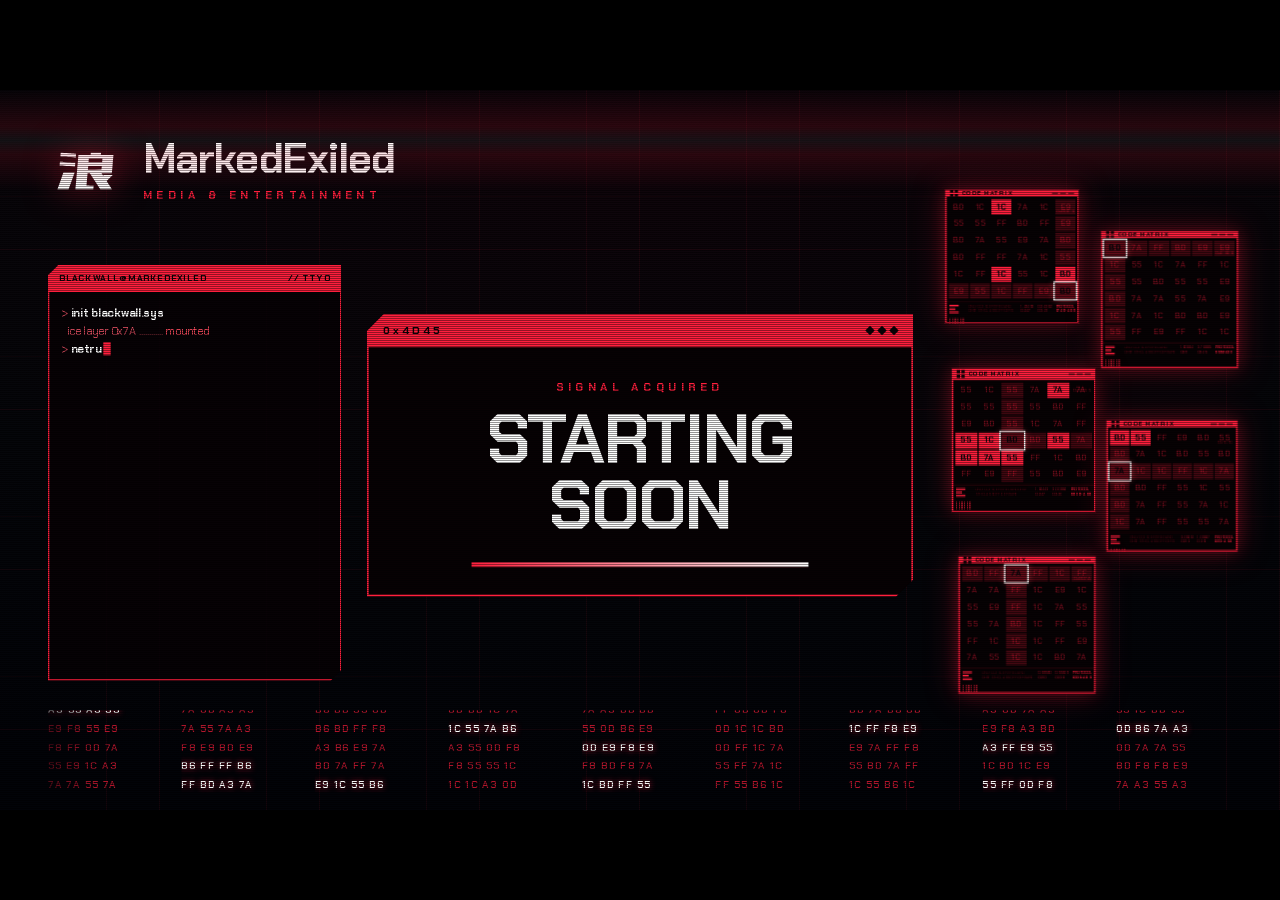
<file: starting-soon/index.html>
<!DOCTYPE html>
<html lang="en">
<head>
<meta charset="utf-8">
<meta name="viewport" content="width=device-width, initial-scale=1">
<title>MarkedExiled - Starting Soon</title>
<meta name="robots" content="noindex, nofollow">
<link rel="icon" href="../assets/exiled.svg" type="image/svg+xml">
<link rel="preconnect" href="https://fonts.googleapis.com">
<link rel="preconnect" href="https://fonts.gstatic.com" crossorigin>
<link rel="stylesheet" href="https://fonts.googleapis.com/css2?family=Chakra+Petch:wght@600;700&family=Inter:wght@400;600;700&display=swap">
<link rel="stylesheet" href="../css/tokens.css">
<link rel="stylesheet" href="../css/base.css">
<link rel="stylesheet" href="../css/stream.css">
</head>

<body class="ss">

<svg class="mark-defs" width="0" height="0" aria-hidden="true" focusable="false">
    <defs>
      <g id="exiledMark" transform="translate(0,600) scale(0.1,-0.1)" fill="currentColor" stroke="none">
        <path d="M986 4429 c-2 -8 -9 -70 -14 -139 -11 -136 -10 -140 43 -140 17 0 280 -16 584 -35 305 -19 555 -34 557 -33 7 8 24 272 17 278 -4 4 -244 21 -533 39 -289 18 -553 35 -587 38 -48 4 -64 3 -67 -8z"/>
        <path d="M3315 4355 l-7 -85 -473 0 -474 0 -5 -52 c-4 -29 -20 -213 -36 -408 -132 -1563 -180 -2130 -185 -2162 l-5 -38 694 0 693 0 7 70 c3 39 9 102 12 140 l7 70 -277 0 c-152 0 -276 3 -276 6 0 15 70 857 75 902 l6 52 87 0 87 0 405 -620 405 -620 453 0 c445 0 453 0 442 19 -5 11 -96 152 -202 313 -105 161 -193 300 -195 308 -3 10 81 97 231 240 l236 225 -340 3 -341 2 -27 -25 c-15 -14 -30 -25 -34 -25 -6 0 -118 166 -118 175 0 3 180 5 400 5 349 0 400 2 400 15 0 8 27 324 60 702 33 379 60 691 60 695 0 4 -219 9 -487 10 l-487 3 2 55 c2 30 5 67 8 83 l6 27 -400 0 -400 0 -7 -85z m901 -467 c-4 -57 -9 -122 -13 -145 l-5 -43 -525 0 -526 0 7 113 c4 61 10 127 13 145 l5 32 525 0 526 0 -7 -102z m-51 -570 c-4 -57 -10 -121 -14 -143 l-7 -40 -523 -3 -524 -2 7 82 c3 46 9 111 13 146 l6 62 524 0 525 0 -7 -102z"/>
        <path d="M925 3726 c-5 -16 -26 -269 -23 -272 4 -3 1111 -74 1159 -74 l36 0 11 137 c7 75 10 138 8 140 -4 4 -174 16 -771 52 -181 11 -349 22 -373 25 -27 2 -45 -1 -47 -8z"/>
        <path d="M1189 2883 c-6 -16 -85 -235 -175 -488 -91 -253 -191 -532 -223 -620 l-58 -160 431 -3 c236 -1 433 1 437 5 4 5 105 280 224 613 120 333 223 622 231 643 l13 37 -435 0 -434 0 -11 -27z"/>
      </g>
    </defs>
  </svg>

<!-- Fixed 1920x1080 stage, scaled to whatever it is dropped into. A
     broadcast graphic has to compose at exactly one size; scaling the
     whole stage keeps every proportion identical at 1080p, 720p or in a
     small preview window. -->
<div class="stage" id="stage">

  <span class="stage__grid" aria-hidden="true"></span>
  <span class="stage__scan" aria-hidden="true"></span>
  <span class="stage__roll" aria-hidden="true"></span>

  <!-- top left: the lockup, large enough to survive a downscale -->
  <div class="ss-brand">
    <svg class="ss-brand__mark" viewBox="0 0 600 600" aria-hidden="true"><use href="#exiledMark"/></svg>
    <div class="ss-brand__text">
      <p class="ss-brand__word glitch" data-text="MarkedExiled">MarkedExiled</p>
      <p class="ss-brand__sub">Media &amp; Entertainment</p>
    </div>
  </div>

  <!-- left: the terminal -->
  <section class="term">
    <div class="term__bar"><b>blackwall@markedexiled</b><b>// tty0</b></div>
    <div class="term__body" id="termBody"></div>
  </section>

  <!-- right: breach grids popping in and out -->
  <div class="ss-grids" id="ssGrids" aria-hidden="true"></div>

  <!-- centre: the card -->
  <div class="ss-card" id="ssCard">
    <div class="ss-card__bar"><b>0x4D45</b><span><i></i><i></i><i></i></span></div>
    <div class="ss-card__in">
      <p class="ss-card__eyebrow">Signal acquired</p>
      <h1 class="ss-card__title glitch" data-text="Starting Soon">Starting Soon</h1>
      <div class="ss-card__meter"><span id="ssMeter"></span></div>
    </div>
    <span class="tearlines" aria-hidden="true"></span>
  </div>

  <!-- bottom: decrypting byte streams -->
  <div class="ss-feed" id="ssFeed" aria-hidden="true"></div>

  <!-- the blackwall hit -->
  <div class="ss-tear" id="ssTear" aria-hidden="true">
    <span class="ss-tear__wash"></span>
    <span class="ss-tear__bars"></span>
    <div class="ss-tear__halves" id="ssHalves"></div>
    <span class="ss-tear__glow"></span>
  </div>

</div>

<script src="../js/site.js"></script>
<script src="../js/stream.js"></script>
</body>
</html>
</file>
<file: css/tokens.css>
/* ============================================================
   Blackwall — design tokens
   The Blackwall is the crimson ICE barrier holding rogue AIs
   out of the Net. Red and black carry everything - there is no
   second channel. A cyan split reads as generic chromatic
   aberration; red ICE tearing through black reads as the wall.
   ============================================================ */

:root {
  /* red */
  --wall:       #FF1F3D;
  --wall-hot:   #FF4D5F;
  --wall-deep:  #8B0A1E;
  --wall-12:    rgba(255, 31, 61, 0.12);
  --wall-24:    rgba(255, 31, 61, 0.24);
  --wall-45:    rgba(255, 31, 61, 0.45);

  /* ground */
  --ground:     #05060A;
  --panel:      #0B0D12;
  --panel-hi:   #11141C;

  /* ink - names kept from the old sheet so markup ports cleanly */
  --ink:        #ffffff;
  --ink-60:     rgba(255, 255, 255, 0.62);
  --ink-40:     rgba(255, 255, 255, 0.42);
  --hairline:   rgba(255, 255, 255, 0.12);

  /* geometry */
  --nav-h:      68px;
  --edge:       clamp(18px, 4vw, 56px);
  --chamfer:    14px;
  --measure:    68ch;

  /* type */
  --display: 'Chakra Petch', 'Inter', system-ui, sans-serif;
  --body:    'Inter', system-ui, -apple-system, Segoe UI, Roboto, sans-serif;

  /* motion */
  --ease-out:  cubic-bezier(0.22, 1, 0.36, 1);
  --ease-in:   cubic-bezier(0.55, 0.05, 0.25, 1);
}

/* The chamfer polygon, cut on two opposite corners. Any element can
   opt in with `clip-path: var(--cut)` and tune its own --c. */
:root {
  --c: var(--chamfer);
  --cut: polygon(
    var(--c) 0,
    100% 0,
    100% calc(100% - var(--c)),
    calc(100% - var(--c)) 100%,
    0 100%,
    0 var(--c)
  );
}
</file>
<file: css/base.css>
/* ============================================================
   Blackwall — reset, typography, shared primitives
   ============================================================ */

*, *::before, *::after { box-sizing: border-box; }

/* The horizontal guard lives on html, not body: any overflow value on body
   turns it into a scroll container, and position:sticky then resolves against
   the body box instead of the viewport - which silently breaks the nav. */
html {
  -webkit-text-size-adjust: 100%;
  overflow-x: clip;
}

body {
  margin: 0;
  background: var(--ground);
  color: var(--ink);
  font-family: var(--body);
  font-size: 16px;
  line-height: 1.6;
  -webkit-font-smoothing: antialiased;
}

img, svg { max-width: 100%; }
a { color: inherit; }

/* the shared <defs> block that every mark <use> points at */
.mark-defs { position: absolute; width: 0; height: 0; overflow: hidden; }

.visually-hidden {
  position: absolute; width: 1px; height: 1px;
  margin: -1px; padding: 0; overflow: hidden;
  clip: rect(0 0 0 0); clip-path: inset(50%); white-space: nowrap;
}

.shell {
  width: min(1240px, 100%);
  margin-inline: auto;
  padding-inline: var(--edge);
}

/* ---------- type ---------- */

h1, h2, h3, h4 {
  font-family: var(--display);
  font-weight: 700;
  line-height: 1.04;
  letter-spacing: -0.015em;
  margin: 0;
}

/* The technical eyebrow. The trailing underscore is drawn in CSS so it
   never lands in the document's text - the copy stays exactly as written. */
.label {
  display: inline-flex;
  align-items: center;
  gap: 8px;
  font-family: var(--display);
  font-size: 12px;
  font-weight: 600;
  letter-spacing: 0.22em;
  text-transform: uppercase;
  color: var(--wall);
  margin: 0;
}
.label::before {
  content: '';
  width: 18px; height: 1px;
  background: var(--wall);
}
.label::after { content: '_'; opacity: 0.8; }

/* ---------- chamfered surfaces ---------- */

/* clip-path destroys borders, so the rule is drawn as a filled parent
   with the surface inset inside it. Both get the same cut. */
.panel {
  --c: var(--chamfer);
  position: relative;
  background: var(--hairline);
  padding: 1px;
  clip-path: var(--cut);
}
.panel--live { background: var(--wall-45); }

.panel__in {
  /* Not chamfer - 1. The inner diagonal sits at x+y = c+2b in the outer's
     coordinates, so for a true 1px perpendicular rule on the 45 degree cut
     the inner chamfer is C - b(2 - sqrt2) = C - 0.586. Using C - 1 leaves
     only 0.7px there and the rule reads thin. */
  --c: calc(var(--chamfer) - 0.586px);
  position: relative;
  height: 100%;
  background: var(--panel);
  clip-path: var(--cut);
}

/* corner brackets, drawn just inside the cut */
.brackets { position: absolute; inset: 0; pointer-events: none; }
.brackets::before,
.brackets::after {
  content: '';
  position: absolute;
  width: 16px; height: 16px;
  border: 2px solid var(--wall);
}
.brackets::before { top: 8px; right: 8px; border-left: 0; border-bottom: 0; }
.brackets::after  { bottom: 8px; left: 8px; border-right: 0; border-top: 0; }

/* ---------- buttons ---------- */

.btn {
  --c: 10px;
  display: inline-flex;
  align-items: center;
  justify-content: center;
  gap: 10px;
  padding: 13px 26px;
  font-family: var(--display);
  font-size: 13px;
  font-weight: 700;
  letter-spacing: 0.16em;
  text-transform: uppercase;
  text-decoration: none;
  color: var(--ground);
  background: var(--wall);
  border: 0;
  clip-path: var(--cut);
  cursor: pointer;
  transition: background 180ms var(--ease-out), color 180ms var(--ease-out);
}
.btn:hover { background: var(--wall-hot); }

.btn--ghost {
  --c: 10px;
  --edge-col: var(--wall-45);
  --edge-fill: var(--panel);
  color: var(--ink);
}
/* Hover fills solid and flips the text dark. The previous version set
   the fill to a 12% red over an element whose own background is the
   solid rule colour - so the fill read as solid red, and the red text
   on top of it disappeared completely. */
.btn--ghost:hover {
  --edge-col: var(--wall-hot);
  --edge-fill: var(--wall);
  color: var(--ground);
}

/* An inset box-shadow traces the rectangular border box, so on a chamfered
   element the rule simply is not drawn along the two diagonal cuts - the
   outline looks snipped off at exactly those corners. .edge paints the rule
   as the element's own background and insets the real surface on ::before,
   both clipped, so the diagonals get a rule like every other edge. */
.edge {
  --c: var(--chamfer);
  --edge-col: var(--hairline);
  --edge-fill: var(--panel);
  position: relative;
  isolation: isolate;
  background: var(--edge-col);
  clip-path: var(--cut);
}
.edge::before {
  content: '';
  position: absolute;
  inset: 1px;
  z-index: -1;
  background: var(--edge-fill);
  clip-path: polygon(
    var(--ci) 0,
    100% 0,
    100% calc(100% - var(--ci)),
    calc(100% - var(--ci)) 100%,
    0 100%,
    0 var(--ci)
  );
  --ci: calc(var(--c) - 0.586px);
}

/* ---------- glitch ---------- */

/* Red and black only. A cyan channel reads as generic chromatic
   aberration; the Blackwall is red ICE tearing through black, so the
   effect is a red ghost plus black bars that cut the text apart. */
.glitch { position: relative; display: inline-block; }

.glitch::before,
.glitch::after {
  position: absolute;
  left: 0;
  top: 0;
  width: 100%;
  opacity: 0;
  pointer-events: none;
}

/* the ghost: a displaced red copy */
.glitch::before {
  content: attr(data-text);
  color: var(--wall);
  text-shadow: 0 0 12px rgba(255, 31, 61, 0.55);
}

/* the tear: black bands that slice the glyphs */
.glitch::after {
  content: attr(data-text);
  color: var(--ground);
  -webkit-text-stroke: 1px var(--wall-45);
}

.glitch.is-glitching::before,
.glitch:hover::before { animation: tearRed 540ms steps(2, end) 3; }

.glitch.is-glitching::after,
.glitch:hover::after { animation: tearDark 540ms steps(2, end) 3; }

@keyframes tearRed {
  0%   { opacity: 0;    transform: translate3d(0, 0, 0);       clip-path: inset(0 0 100% 0); }
  12%  { opacity: 0.95; transform: translate3d(-7px, -2px, 0); clip-path: inset(4% 0 74% 0); }
  28%  { opacity: 0.9;  transform: translate3d(6px, 1px, 0);   clip-path: inset(38% 0 42% 0); }
  44%  { opacity: 0.95; transform: translate3d(-5px, 2px, 0);  clip-path: inset(66% 0 14% 0); }
  60%  { opacity: 0.85; transform: translate3d(8px, -1px, 0);  clip-path: inset(18% 0 60% 0); }
  76%  { opacity: 0.9;  transform: translate3d(-3px, 0, 0);    clip-path: inset(52% 0 28% 0); }
  100% { opacity: 0;    transform: translate3d(0, 0, 0);       clip-path: inset(0 0 100% 0); }
}

@keyframes tearDark {
  0%   { opacity: 0; transform: translate3d(0, 0, 0);      clip-path: inset(100% 0 0 0); }
  16%  { opacity: 1; transform: translate3d(5px, 0, 0);    clip-path: inset(22% 0 66% 0); }
  34%  { opacity: 1; transform: translate3d(-8px, 0, 0);   clip-path: inset(58% 0 26% 0); }
  52%  { opacity: 1; transform: translate3d(4px, 0, 0);    clip-path: inset(8% 0 82% 0); }
  70%  { opacity: 1; transform: translate3d(-6px, 0, 0);   clip-path: inset(74% 0 8% 0); }
  88%  { opacity: 1; transform: translate3d(3px, 0, 0);    clip-path: inset(40% 0 48% 0); }
  100% { opacity: 0; transform: translate3d(0, 0, 0);      clip-path: inset(100% 0 0 0); }
}

/* jittery scan bars that can be laid over any element */
.tearlines {
  position: absolute;
  inset: 0;
  pointer-events: none;
  opacity: 0;
  background: repeating-linear-gradient(
    180deg,
    transparent 0 3px,
    rgba(0, 0, 0, 0.85) 3px 4px,
    transparent 4px 9px);
  mix-blend-mode: multiply;
}
.is-tearing > .tearlines { animation: tearBars 460ms steps(2, end) 3; }

@keyframes tearBars {
  0%   { opacity: 0;   transform: translate3d(0, 0, 0); }
  20%  { opacity: 0.9; transform: translate3d(-4px, 2px, 0); }
  45%  { opacity: 0.7; transform: translate3d(5px, -3px, 0); }
  70%  { opacity: 0.9; transform: translate3d(-3px, 1px, 0); }
  100% { opacity: 0;   transform: translate3d(0, 0, 0); }
}

/* Pure CSS: vertical ICE filaments, a drifting scan band and a red core.
   No rAF loop, so it costs nothing on a phone.

   Everything is masked to fall off well before the section boundary. The
   first pass pooled the glow at the bottom edge, where the section's own
   overflow sliced it into a hard horizontal line - it read as a rendering
   fault rather than a design. Nothing touches an edge now, so the wall
   reads as a barrier standing behind the text with no visible end. */
.blackwall {
  position: absolute;
  inset: 0;
  overflow: hidden;
  pointer-events: none;
  z-index: 0;
  mask-image: linear-gradient(180deg,
    transparent 0%,
    #000 20%,
    #000 58%,
    rgba(0, 0, 0, 0.35) 80%,
    transparent 96%);
}

.blackwall__bars,
.blackwall__scan,
.blackwall__glow { position: absolute; inset: 0; }

.blackwall__bars {
  background: repeating-linear-gradient(
    90deg,
    transparent 0 22px,
    var(--wall-12) 22px 23px,
    transparent 23px 64px
  );
  mask-image: radial-gradient(120% 78% at 50% 56%, #000 12%, transparent 76%);
  animation: wallDrift 24s linear infinite;
}

/* the core: brightest behind the headline, gone long before the fold */
.blackwall__glow {
  background:
    radial-gradient(76% 46% at 50% 58%, var(--wall-24) 0%, transparent 70%),
    radial-gradient(38% 24% at 50% 62%, var(--wall-45) 0%, transparent 74%);
  opacity: 0.85;
}

.blackwall__scan {
  background: linear-gradient(
    180deg,
    transparent 0%,
    var(--wall-24) 46%,
    var(--wall-45) 50%,
    var(--wall-24) 54%,
    transparent 100%
  );
  height: 46%;
  filter: blur(14px);
  opacity: 0.5;
  animation: wallScan 11s var(--ease-in) infinite;
}

@keyframes wallDrift {
  from { background-position: 0 0; }
  to   { background-position: 64px 0; }
}
@keyframes wallScan {
  0%   { transform: translate3d(0, -70%, 0); opacity: 0; }
  14%  { opacity: 0.5; }
  82%  { opacity: 0.32; }
  100% { transform: translate3d(0, 170%, 0); opacity: 0; }
}

/* ---------- nav ---------- */

.nav {
  position: sticky;
  top: 0;
  z-index: 40;
  height: var(--nav-h);
  display: flex;
  align-items: center;
  justify-content: space-between;
  gap: 16px;
  padding-inline: var(--edge);
  background: rgba(5, 6, 10, 0.82);
  backdrop-filter: blur(10px);
  border-bottom: 1px solid var(--hairline);
}

.nav__brand {
  display: inline-flex;
  align-items: center;
  gap: 11px;
  text-decoration: none;
  color: var(--ink);
}
.nav__mark { width: 30px; height: 30px; color: var(--ink); }
.nav__word {
  font-family: var(--display);
  font-size: 17px;
  font-weight: 700;
  letter-spacing: 0.01em;
}

.nav {  }
.nav__cta { --c: 9px; padding: 10px 20px; font-size: 12px; white-space: nowrap; }

/* the pointer sits just under the CTA and nudges up at it */
.nav__point {
  position: absolute;
  top: calc(100% + 4px);
  right: calc(var(--edge) + 52px);
  font-size: 11px;
  line-height: 1;
  color: var(--wall);
  animation: pointNudge 1.8s var(--ease-in) infinite;
}
@keyframes pointNudge {
  0%, 100% { transform: translateY(2px); opacity: 0.55; }
  50%      { transform: translateY(-2px); opacity: 1; }
}

/* ---------- footer ---------- */

.footer {
  border-top: 1px solid var(--hairline);
  background: var(--panel);
  padding: clamp(40px, 7vw, 72px) 0 36px;
  margin-top: clamp(60px, 10vw, 120px);
}
.footer__top {
  display: flex;
  flex-wrap: wrap;
  gap: 32px 48px;
  justify-content: space-between;
  align-items: flex-start;
}
.footer__brand { display: inline-flex; align-items: center; gap: 11px; text-decoration: none; }
.footer__mark { width: 34px; height: 34px; color: var(--wall); }
.footer__word { font-family: var(--display); font-size: 19px; font-weight: 700; }
.footer__tag {
  margin: 8px 0 0;
  font-size: 12px;
  letter-spacing: 0.2em;
  text-transform: uppercase;
  color: var(--ink-40);
}

.footer__links { display: flex; flex-wrap: wrap; gap: 28px 44px; }
.footer__col { display: flex; flex-direction: column; gap: 9px; }
.footer__col > .label { margin-bottom: 4px; }
.footer__col a {
  color: var(--ink-60);
  font-size: 14px;
  text-decoration: none;
  transition: color 160ms var(--ease-out);
}
.footer__col a:hover { color: var(--wall); }

.footer__base {
  margin-top: clamp(28px, 5vw, 48px);
  padding-top: 20px;
  border-top: 1px solid var(--hairline);
  font-size: 12px;
  color: var(--ink-40);
}

/* ---------- entrance ---------- */

.reveal { opacity: 0; transform: translate3d(0, 16px, 0); }
.reveal.is-in {
  opacity: 1;
  transform: none;
  transition: opacity 620ms var(--ease-out) var(--rd, 0ms),
              transform 720ms var(--ease-out) var(--rd, 0ms);
}

/* ---------- motion off ---------- */

@media (prefers-reduced-motion: reduce) {
  *, *::before, *::after {
    animation-duration: 0.001ms !important;
    animation-iteration-count: 1 !important;
    transition-duration: 0.001ms !important;
  }
  .reveal { opacity: 1; transform: none; }
  .blackwall__scan { display: none; }
  .glitch::before, .glitch::after { display: none; }
  .tearlines { display: none; }
}

/* ---------- code matrix ---------- */

/* The Breach Protocol panel: solid header strip with a glyph and title,
   the grid, and a footer carrying the device legal line, a protocol
   number and a run of figures. Square, because the real one is. */
.matrix {
  position: relative;
  aspect-ratio: 1 / 1;
  display: grid;
  grid-template-rows: auto 1fr auto;
  background: #070204;
  /* a 24% red hairline vanished against the page - the panel needs a real
     edge, so this is a solid 2px rule with a little bleed around it */
  box-shadow:
    inset 0 0 0 2px var(--wall),
    0 0 0 1px rgba(255, 31, 61, 0.35),
    0 0 22px rgba(255, 31, 61, 0.25);
  overflow: hidden;
}

.matrix__head {
  display: flex;
  align-items: center;
  gap: 6px;
  padding: 5px 7px;
  background: var(--wall);
  color: #120206;
  font-family: var(--display);
  font-size: 9px;
  font-weight: 700;
  letter-spacing: 0.12em;
  text-transform: uppercase;
  white-space: nowrap;
  overflow: hidden;
}
.matrix__title { min-width: 0; overflow: hidden; }

.matrix__glyph {
  flex: 0 0 auto;
  width: 12px; height: 12px;
  background:
    linear-gradient(#120206 0 0) 0 0 / 5px 5px no-repeat,
    linear-gradient(#120206 0 0) 7px 0 / 5px 5px no-repeat,
    linear-gradient(#120206 0 0) 0 7px / 5px 5px no-repeat,
    linear-gradient(#120206 0 0) 7px 7px / 5px 5px no-repeat;
}

/* the little tick marks at the head's right, as on the real panel */
.matrix__meta { margin-left: auto; display: inline-flex; gap: 3px; }
.matrix__meta i { width: 9px; height: 2px; background: #120206; opacity: 0.75; }

/* the id floats over the body's top-right corner */
.matrix__id {
  position: absolute;
  top: 26px; right: 7px;
  font-family: var(--display);
  font-size: 7px;
  letter-spacing: 0.1em;
  color: rgba(255, 31, 61, 0.55);
}

.matrix__cells {
  display: grid;
  grid-template-columns: repeat(var(--n, 5), 1fr);
  grid-auto-rows: 1fr;
  align-content: center;
  padding: 4px 5px;
  gap: 1px;
}

.matrix__cells i {
  display: grid;
  place-items: center;
  font-family: var(--display);
  font-size: clamp(7px, 0.78vw, 13px);
  font-weight: 700;
  font-style: normal;
  letter-spacing: 0.06em;
  color: rgba(255, 31, 61, 0.4);
  transition: color 60ms linear, background 60ms linear;
}

/* The row and column the cursor sits on. This is a background band only -
   recolouring the bytes made the highlight read as a text state rather
   than as the axis the cursor is travelling along. */
.matrix__cells i.is-row,
.matrix__cells i.is-col { background: rgba(255, 31, 61, 0.24); }

/* the crossing is a touch stronger */
.matrix__cells i.is-row.is-col { background: rgba(255, 31, 61, 0.36); }

/* taken into the buffer */
.matrix__cells i.is-picked { color: #120206; background: var(--wall); }

/* the cursor itself: a box around the byte being selected */
.matrix__cells i.is-head {
  position: relative;
  background: #fff;
  color: #120206;
  outline: 2px solid #fff;
  outline-offset: 1px;
  box-shadow: 0 0 16px var(--wall-hot), 0 0 34px rgba(255, 31, 61, 0.6);
  z-index: 1;
}

/* ---------- the footer strip ---------- */

.matrix__foot {
  position: relative;
  display: grid;
  grid-template-columns: auto 1fr auto auto;
  align-items: center;
  gap: 6px;
  padding: 4px 6px;
  border-top: 1px solid var(--wall-24);
  font-family: var(--display);
  font-size: 5.5px;
  line-height: 1.25;
  letter-spacing: 0.04em;
  text-transform: uppercase;
  color: rgba(255, 31, 61, 0.55);
}

.matrix__fglyph {
  width: 14px; height: 14px;
  background:
    linear-gradient(var(--wall) 0 0) 0 0 / 14px 3px no-repeat,
    linear-gradient(var(--wall) 0 0) 0 5px / 9px 3px no-repeat,
    linear-gradient(var(--wall) 0 0) 0 10px / 14px 3px no-repeat;
}

.matrix__legal {
  min-width: 0;
  max-height: 14px;
  overflow: hidden;
  opacity: 0.6;
}

.matrix__nums { display: grid; grid-template-columns: 1fr 1fr; gap: 0 5px; }
.matrix__nums b { font-weight: 600; opacity: 0.8; }

.matrix__proto { color: var(--wall); font-weight: 700; opacity: 0.85; }

.matrix__strip {
  width: 22px; height: 12px;
  background: repeating-linear-gradient(90deg, var(--wall) 0 2px, transparent 2px 4px);
  opacity: 0.55;
}

/* very small panels drop the chatter rather than squashing it */
@media (max-width: 820px) {
  .matrix__legal, .matrix__nums { display: none; }
  .matrix__foot { grid-template-columns: auto 1fr auto; }
}

/* ---------- scan-line tear (transitions) ---------- */

/* The picture rips: fine scan lines, dozens of displaced half-lines at
   random heights, a red bloom, and a wash that goes opaque early so the
   document swap underneath is never visible. The page barely moves -
   the tear does the work, not a shake. */
.tear {
  position: fixed;
  inset: 0;
  z-index: 95;
  pointer-events: none;
  opacity: 0;
  overflow: hidden;
}
.tear.is-on { opacity: 1; }

.tear__wash,
.tear__bars,
.tear__halves,
.tear__glow { position: absolute; inset: 0; }

/* the backdrop that hides the swap */
.tear__wash {
  background:
    radial-gradient(120% 80% at 50% 50%, rgba(60, 2, 12, 0.96) 0%, rgba(5, 6, 10, 0.99) 68%),
    var(--ground);
  opacity: 0;
}

/* The footage: the datamosh pass, levels normalised and mapped to red,
   black and white. One clip, not four - stacking all of them turned the
   screen to mush and you could not read any single effect. Laid in twice
   at different scales so a one-second loop does not read as a loop. */
.tear__feed {
  position: absolute;
  inset: -6%;
  background: url('../assets/tear.webp') center / cover no-repeat;
  opacity: 0;
  mix-blend-mode: screen;
}
.tear__feed--b {
  inset: -16%;
  transform: scaleX(-1) scaleY(1.22);
  mix-blend-mode: lighten;
}

.tear.is-leaving .tear__feed    { animation: feedIn 400ms steps(4, end) forwards; }
.tear.is-leaving .tear__feed--b { animation: feedInB 400ms steps(3, end) forwards; }

@keyframes feedIn {
  0%   { opacity: 0;    transform: translate3d(0, 0, 0) scale(1.04); }
  16%  { opacity: 1;    transform: translate3d(-10px, 5px, 0) scale(1.09); }
  52%  { opacity: 0.9;  transform: translate3d(8px, -6px, 0) scale(1.02); }
  80%  { opacity: 0.96; transform: translate3d(-4px, 2px, 0) scale(1.07); }
  100% { opacity: 0.78; transform: translate3d(0, 0, 0) scale(1.03); }
}
@keyframes feedInB {
  0%   { opacity: 0;    }
  22%  { opacity: 0.7;  }
  62%  { opacity: 0.42; }
  100% { opacity: 0.58; }
}

/* Fine full-width scan lines. These need an explicit opacity:0 base -
   the layer is otherwise always painted, and the arriving fade then had
   static lines sitting over the page it was revealing. */
.tear__bars {
  background: repeating-linear-gradient(
    180deg,
    rgba(255, 31, 61, 0.42) 0 1px,
    transparent 1px 3px,
    rgba(255, 255, 255, 0.07) 3px 4px,
    transparent 4px 7px);
  mix-blend-mode: screen;
  opacity: 0;
}

/* the half-lines themselves */
.tear__half {
  position: absolute;
  background: var(--wall);
  box-shadow: 0 0 10px rgba(255, 31, 61, 0.8);
  opacity: 0;
  will-change: transform, opacity;
}
.tear__half.is-hot {
  background: #fff;
  box-shadow: 0 0 16px #fff, 0 0 34px var(--wall-hot);
}

.tear.is-leaving .tear__half {
  animation: halfRip 200ms steps(2, end) infinite;
  animation-delay: var(--d, 0ms);
}

@keyframes halfRip {
  0%   { opacity: 0;    transform: translate3d(0, 0, 0) scaleY(1); }
  18%  { opacity: 1;    transform: translate3d(var(--dx, 0), 0, 0) scaleY(1.9); }
  40%  { opacity: 0.25; transform: translate3d(calc(var(--dx, 0) * -0.55), 0, 0) scaleY(0.6); }
  62%  { opacity: 1;    transform: translate3d(calc(var(--dx, 0) * 0.78), 0, 0) scaleY(1.4); }
  84%  { opacity: 0.5;  transform: translate3d(calc(var(--dx, 0) * -0.3), 0, 0) scaleY(1); }
  100% { opacity: 0;    transform: translate3d(0, 0, 0) scaleY(1); }
}

/* the bloom */
.tear__glow {
  background:
    radial-gradient(90% 44% at 50% 38%, rgba(255, 31, 61, 0.4) 0%, transparent 70%),
    radial-gradient(70% 30% at 50% 72%, rgba(255, 77, 95, 0.3) 0%, transparent 72%);
  mix-blend-mode: screen;
  opacity: 0;
}
.tear.is-leaving .tear__glow { animation: tearGlow 300ms ease-out infinite alternate; }

@keyframes tearGlow {
  0%   { opacity: 0.35; }
  100% { opacity: 0.85; }
}

.tear.is-leaving .tear__bars { animation: tearScan 190ms steps(3, end) infinite; }

@keyframes tearScan {
  0%   { transform: translate3d(0, 0, 0);     opacity: 0.9; }
  33%  { transform: translate3d(-5px, 6px, 0); opacity: 0.45; }
  66%  { transform: translate3d(4px, -4px, 0); opacity: 0.85; }
  100% { transform: translate3d(0, 2px, 0);    opacity: 0.6; }
}

/* Leaving: 400ms of glitch, and the wash is solid black by the end of it
   so the document swap happens behind a flat screen. */
.tear.is-leaving .tear__wash { animation: tearWash 340ms ease-in forwards; }
@keyframes tearWash {
  0%   { opacity: 0; }
  70%  { opacity: 0.9; }
  100% { opacity: 1; }
}

/* Arriving is not a glitch - the new page comes up out of flat black, so
   the only thing running is the wash lifting. The feed, half-lines, bars
   and bloom are all scoped to .is-leaving and never fire here. */
.tear.is-arriving .tear__wash {
  background: var(--ground);
  animation: tearClear 1000ms cubic-bezier(0.33, 0, 0.2, 1) forwards;
}
@keyframes tearClear {
  0%   { opacity: 1; }
  38%  { opacity: 0.88; }
  100% { opacity: 0; }
}

/* A nudge, not a shake - the tear carries the violence, the page just
   loses its footing slightly. */
.is-tearing-page { animation: pageJudder 300ms steps(2, end) infinite; }
@keyframes pageJudder {
  0%   { transform: translate3d(0, 0, 0); }
  30%  { transform: translate3d(-2px, 1px, 0); }
  60%  { transform: translate3d(2px, -1px, 0); }
  100% { transform: translate3d(0, 0, 0); }
}

@media (prefers-reduced-motion: reduce) {
  .tear { display: none; }
  .is-tearing-page { animation: none; }
}

/* ---------- code matrix ---------- */

.matrix { position: relative; }

.matrix__cells {
  display: grid;
  grid-template-columns: repeat(var(--n, 5), 1fr);
  gap: 2px;
}

.matrix__cells i {
  display: grid;
  place-items: center;
  padding: 2px 0;
  font-family: var(--display);
  font-size: clamp(8px, 0.95vw, 12px);
  font-weight: 700;
  font-style: normal;
  letter-spacing: 0.06em;
  color: rgba(255, 31, 61, 0.42);
  transition: color 90ms linear, background 90ms linear;
}

/* the row or column the cursor is locked to */
.matrix__cells i.is-axis {
  color: var(--wall-hot);
  background: rgba(255, 31, 61, 0.12);
}

/* taken into the buffer */
.matrix__cells i.is-picked {
  color: var(--ground);
  background: var(--wall);
}

/* where the cursor is right now */
.matrix__cells i.is-head {
  background: #fff;
  color: var(--ground);
  box-shadow: 0 0 12px var(--wall-hot);
}

/* ---------- scan-line tear (transitions) ---------- */

/* Horizontal bars that rip across the screen, half-lines displaced
   sideways, red on black. This is the transition - no veil, no mark. */
.tear {
  position: fixed;
  inset: 0;
  z-index: 95;
  pointer-events: none;
  opacity: 0;
  overflow: hidden;
}

.tear__bars,
.tear__slabs,
.tear__wash { position: absolute; inset: -10% 0; }

/* fine scan lines */
.tear__bars {
  background: repeating-linear-gradient(
    180deg,
    rgba(255, 31, 61, 0.55) 0 2px,
    transparent 2px 5px,
    rgba(255, 31, 61, 0.22) 5px 6px,
    transparent 6px 11px);
}

/* fat displaced slabs, the ones that read as the picture tearing */
.tear__slabs {
  background:
    linear-gradient(180deg, transparent 0 6%,  var(--wall) 6% 8%,   transparent 8% 18%),
    linear-gradient(180deg, transparent 0 23%, #fff 23% 23.7%,      transparent 23.7% 31%),
    linear-gradient(180deg, transparent 0 38%, var(--wall-hot) 38% 41%, transparent 41% 49%),
    linear-gradient(180deg, transparent 0 56%, var(--wall) 56% 57%,  transparent 57% 66%),
    linear-gradient(180deg, transparent 0 71%, #fff 71% 71.6%,       transparent 71.6% 79%),
    linear-gradient(180deg, transparent 0 86%, var(--wall) 86% 89%,  transparent 89% 96%);
}

.tear__wash { background: var(--ground); opacity: 0; }

.tear.is-on { opacity: 1; }
.tear.is-on .tear__bars  { animation: tearScan 460ms steps(3, end) infinite; }
.tear.is-on .tear__slabs { animation: tearSlab 300ms steps(2, end) infinite; }
.tear.is-leaving .tear__wash  { animation: tearWash 620ms ease-in forwards; }

/* leaving: the wash goes opaque so the next document can load behind it */
@keyframes tearWash {
  0%   { opacity: 0; }
  55%  { opacity: 0.55; }
  100% { opacity: 1; }
}

@keyframes tearScan {
  0%   { transform: translate3d(0, 0, 0); opacity: 0.9; }
  33%  { transform: translate3d(-9px, 7px, 0); opacity: 0.5; }
  66%  { transform: translate3d(7px, -5px, 0); opacity: 0.85; }
  100% { transform: translate3d(0, 3px, 0); opacity: 0.6; }
}

@keyframes tearSlab {
  0%   { transform: translate3d(0, 0, 0)     scaleY(1); opacity: 0.85; }
  25%  { transform: translate3d(-26px, 0, 0) scaleY(1.4); opacity: 1; }
  50%  { transform: translate3d(18px, 0, 0)  scaleY(0.7); opacity: 0.7; }
  75%  { transform: translate3d(-11px, 0, 0) scaleY(1.2); opacity: 1; }
  100% { transform: translate3d(0, 0, 0)     scaleY(1); opacity: 0.8; }
}

/* arriving: the wash starts opaque and lifts away */
.tear.is-arriving .tear__wash { animation: tearClear 520ms ease-out forwards; }
@keyframes tearClear {
  0%   { opacity: 1; }
  100% { opacity: 0; }
}

/* the page itself judders while the tear runs */
.is-tearing-page { animation: pageJudder 300ms steps(2, end) infinite; }
@keyframes pageJudder {
  0%   { transform: translate3d(0, 0, 0); }
  25%  { transform: translate3d(-6px, 2px, 0); }
  50%  { transform: translate3d(5px, -3px, 0); }
  75%  { transform: translate3d(-3px, 1px, 0); }
  100% { transform: translate3d(0, 0, 0); }
}

@media (prefers-reduced-motion: reduce) {
  .tear { display: none; }
  .is-tearing-page { animation: none; }
}

/* ---------- attribution ---------- */

/* A card, built from the same chamfered panel and corner brackets as the
   ones on the home page, sitting under the footer brand. The first pass
   was an 11px caption above the copyright and was far too easy to miss. */
.credit {
  --c: 11px;
  display: inline-block;
  margin-top: clamp(18px, 3vw, 26px);
  max-width: 300px;
}
.credit:hover { background: var(--wall-45); }

.credit__in {
  padding: 15px 18px 16px;
  transition: background 220ms var(--ease-out);
}
.credit:hover .credit__in { background: var(--panel-hi); }

.credit__label { margin: 0 0 9px; font-size: 10px; }

.credit__line {
  margin: 0;
  font-family: var(--display);
  font-size: 13px;
  font-weight: 600;
  line-height: 1.45;
  color: var(--ink-60);
}
.credit__line a {
  /* inline-block so a narrow card breaks between the two titles rather
     than through the middle of one of them */
  display: inline-block;
  color: var(--ink);
  text-decoration: none;
  border-bottom: 1px solid var(--wall-45);
  transition: color 160ms var(--ease-out), border-color 160ms var(--ease-out);
}
.credit__line a:hover { color: var(--wall); border-bottom-color: var(--wall); }
.credit__slash { color: var(--wall); margin: 0 3px; }

@media (max-width: 620px) {
  .credit { max-width: 100%; }
}

/* ---------- nav on small screens ---------- */

/* "Promote Your Business" is long; at 350px it wraps to three lines and
   triples the nav height. The mark alone carries the brand there - the
   wordmark is still in the footer. */
@media (max-width: 620px) {
  .nav__word { display: none; }
  .nav__cta { padding: 9px 14px; font-size: 10.5px; letter-spacing: 0.12em; }
  .nav__point { right: calc(var(--edge) + 34px); }
}
</file>
<file: css/home.css>
/* ============================================================
   Blackwall — home
   ============================================================ */

.hero {
  position: relative;
  min-height: calc(100svh - var(--nav-h));
  display: grid;
  place-content: center;
  padding: clamp(48px, 10vh, 120px) 0;
  overflow: hidden;
  isolation: isolate;
}

.hero__watermark {
  position: absolute;
  left: 50%;
  top: 46%;
  width: min(74vw, 620px);
  translate: -50% -50%;
  color: var(--ink);
  opacity: 0.035;
  z-index: 0;
  pointer-events: none;
}

.hero__inner { position: relative; z-index: 2; text-align: center; }

.hero__title {
  font-size: clamp(2.9rem, 10.5vw, 8.2rem);
  font-weight: 700;
  letter-spacing: -0.035em;
  margin: 0;
}

.hero__stat {
  display: flex;
  flex-wrap: wrap;
  align-items: baseline;
  justify-content: center;
  gap: 0 10px;
  margin: clamp(22px, 4vh, 38px) 0 0;
  font-family: var(--display);
  font-size: 13px;
  letter-spacing: 0.2em;
  text-transform: uppercase;
}
.hero__stat-num,
.hero__stat-plus { color: var(--wall); font-weight: 700; font-size: 15px; }
.hero__stat-plus { margin-left: -8px; }
.hero__stat-label { color: var(--ink-40); }

.hero__scroll {
  position: absolute;
  left: 50%;
  bottom: clamp(18px, 4vh, 36px);
  translate: -50% 0;
  z-index: 2;
  display: flex;
  align-items: center;
  gap: 10px;
  margin: 0;
  font-family: var(--display);
  font-size: 11px;
  letter-spacing: 0.26em;
  text-transform: uppercase;
  color: var(--ink-40);
}
.hero__scroll-arrow { animation: scrollNudge 2.1s var(--ease-in) infinite; }

@keyframes scrollNudge {
  0%, 100% { transform: translateY(0);   opacity: 0.5; }
  50%      { transform: translateY(5px); opacity: 1; }
}

/* ---------- work ---------- */

.work { padding: clamp(60px, 12vh, 150px) 0 0; }

.cards {
  display: grid;
  grid-template-columns: repeat(auto-fit, minmax(300px, 1fr));
  gap: clamp(16px, 2.4vw, 26px);
}

.card { text-decoration: none; color: inherit; display: block; }
.card:hover { background: var(--wall-45); }

.card__in {
  display: flex;
  align-items: flex-start;
  justify-content: space-between;
  gap: 20px;
  padding: clamp(24px, 3.4vw, 38px);
  min-height: 250px;
  transition: background 220ms var(--ease-out);
}
.card:hover .card__in { background: var(--panel-hi); }

.card__body { display: flex; flex-direction: column; align-items: flex-start; gap: 12px; }
.card__label { margin: 0; }
.card__title { font-size: clamp(1.6rem, 3.4vw, 2.3rem); margin: 0; }
.card__text { margin: 0; color: var(--ink-60); font-size: 15px; max-width: 34ch; }
.card__cta { margin-top: 8px; }

.card__art { flex: 0 0 auto; width: clamp(78px, 11vw, 118px); opacity: 0.95; }

@media (max-width: 620px) {
  .card__in { flex-direction: column-reverse; align-items: flex-start; min-height: 0; }
  .card__art { width: 72px; }
}

/* ---------- coming soon ---------- */

/* Sits at the top-left of the page, just under the sticky nav. The hero
   is already a positioning context, so it anchors there rather than
   needing one added to the page wrapper. */
.soon {
  --c: 11px;
  position: absolute;
  z-index: 3;
  top: clamp(16px, 3vh, 30px);
  left: var(--edge);
  max-width: min(260px, 62vw);
  padding: 13px 18px 15px;
  background: var(--wall);
  color: #0A0206;
  clip-path: var(--cut);
  box-shadow: 0 10px 34px rgba(255, 31, 61, 0.3);
}

.soon p { margin: 0; }

.soon__label {
  font-family: var(--display);
  font-size: 10px;
  font-weight: 700;
  letter-spacing: 0.24em;
  text-transform: uppercase;
  opacity: 0.72;
}

.soon__title {
  margin-top: 3px;
  font-family: var(--display);
  font-size: clamp(1.05rem, 2vw, 1.4rem);
  font-weight: 700;
  line-height: 1.08;
  letter-spacing: -0.01em;
}

.soon__sub {
  margin-top: 5px;
  font-family: var(--display);
  font-size: 10.5px;
  font-weight: 600;
  letter-spacing: 0.08em;
  opacity: 0.78;
}

@media (max-width: 620px) {
  .soon {
    padding: 10px 13px 12px;
    max-width: 58vw;
  }
  .soon__label { font-size: 8.5px; letter-spacing: 0.18em; }
  .soon__sub { font-size: 9px; }
}
</file>
<file: css/intro.css>
/* ============================================================
   MarkedExiled — intro

   Breaching the Blackwall. ICE windows scale open out of nothing
   and fill with decrypting traffic, a scan line runs the screen,
   and the lockup is the last window to come through.

   Nothing scales the logo down any more; the sequence is built
   out of windows opening, not out of a zoom.
   ============================================================ */

:root {
  --intro-bg: #05060A;
  --intro-red: #FF1F3D;
  --intro-hot: #FF4D5F;

  --logo-size: clamp(54px, 11vw, 132px);
  --brand-size: clamp(1.6rem, 6.4vw, 4rem);

  --ease-out-expo: cubic-bezier(0.16, 1, 0.3, 1);
  --ease-out-quint: cubic-bezier(0.22, 1, 0.36, 1);
  --ease-snap: cubic-bezier(0.12, 1.5, 0.3, 1);
  --ease-in-out-quart: cubic-bezier(0.76, 0, 0.24, 1);
}

* { box-sizing: border-box; }

/* The intro owns the scroll lock only while it is actually on screen.
   Keying this off the element rather than a JS-set attribute means a
   script failure cannot leave the page permanently unscrollable. */
body:has(.intro:not([data-state="done"])) {
  overflow: hidden;
  height: 100%;
}

.mark-defs { position: absolute; width: 0; height: 0; overflow: hidden; }

.visually-hidden {
  position: absolute;
  width: 1px; height: 1px;
  margin: -1px; padding: 0;
  overflow: hidden;
  clip: rect(0 0 0 0);
  clip-path: inset(50%);
  white-space: nowrap;
}

/* ---------- stage ---------- */

.intro {
  position: fixed;
  inset: 0;
  z-index: 100;
  display: grid;
  place-content: center;
  overflow: hidden;
  background: var(--intro-bg);
  font-family: 'Chakra Petch', 'Inter', system-ui, sans-serif;
}

.intro[data-state="done"] { display: none; }

/* The handover is the page tear, not a clip of this layer - the intro
   just drops out behind it so the two read as one effect. */
.intro[data-state="wipe"] {
  opacity: 0;
  transition: opacity 260ms linear 120ms;
}

/* ---------- background ---------- */

.intro__bg { position: absolute; inset: 0; pointer-events: none; }
.intro__grid, .intro__bars, .intro__vignette { position: absolute; inset: 0; }

.intro__grid {
  background:
    repeating-linear-gradient(90deg, transparent 0 59px, rgba(255, 31, 61, 0.09) 59px 60px),
    repeating-linear-gradient(180deg, transparent 0 59px, rgba(255, 31, 61, 0.06) 59px 60px);
  opacity: 0;
  transition: opacity 600ms ease;
}
.intro:not([data-state="idle"]) .intro__grid { opacity: 1; }

.intro__bars {
  background: repeating-linear-gradient(
    90deg, transparent 0 26px, rgba(255, 31, 61, 0.1) 26px 27px, transparent 27px 74px);
  animation: introDrift 8s linear infinite;
  opacity: 0;
  transition: opacity 700ms ease;
}
.intro:not([data-state="idle"]) .intro__bars { opacity: 1; }

.intro__vignette {
  background: radial-gradient(118% 88% at 50% 50%, transparent 32%, rgba(5, 6, 10, 0.86) 82%);
}

@keyframes introDrift {
  from { background-position: 0 0; }
  to   { background-position: 74px 0; }
}

/* ---------- ICE windows ---------- */

.intro__wins { position: absolute; inset: 0; pointer-events: none; }

.intro__win {
  position: absolute;
  transform: scale(0) ;
  transform-origin: 50% 50%;
  opacity: 0;
  filter: drop-shadow(0 0 28px rgba(255, 31, 61, 0.3));
}

/* each window runs its own open/close clock, set in js/intro.js */
.intro__win.is-open {
  transform: scale(1);
  opacity: 1;
  transition: transform 240ms cubic-bezier(0.12, 1.55, 0.3, 1), opacity 100ms linear;
}
.intro__win:not(.is-open) {
  transform: scaleY(0.02) scaleX(1);
  transition: transform 160ms cubic-bezier(0.6, 0, 0.9, 0.3), opacity 130ms linear 30ms;
}

/* The breach is complete once the lockup lands, so the panels are not
   dimmed - they are wiped. Leaving them cycling behind the result made
   it look like the job was still running. */
.intro[data-state="lockup"] .intro__wins,
.intro[data-state="hold"] .intro__wins,
.intro[data-state="wipe"] .intro__wins {
  opacity: 0;
  transform: scaleY(0.6);
  filter: blur(3px);
  transition: opacity 260ms var(--ease-out-quint),
              transform 300ms var(--ease-out-quint),
              filter 260ms linear;
  pointer-events: none;
}

/* ---------- scan sweep ---------- */

.intro__sweep {
  position: absolute;
  left: 0; right: 0;
  height: 2px;
  background: linear-gradient(90deg, transparent, var(--intro-hot) 16%, #fff 50%, var(--intro-hot) 84%, transparent);
  box-shadow: 0 0 20px var(--intro-red), 0 0 52px rgba(255, 31, 61, 0.55);
  opacity: 0;
}

.intro[data-state="windows"] .intro__sweep,
.intro[data-state="decrypt"] .intro__sweep {
  animation: introSweep 2600ms cubic-bezier(0.45, 0, 0.3, 1) infinite;
}

@keyframes introSweep {
  0%   { top: -2%;  opacity: 0; }
  6%   { opacity: 1; }
  92%  { opacity: 1; }
  100% { top: 102%; opacity: 0; }
}

/* ---------- the lockup window ---------- */

.intro__main {
  position: relative;
  z-index: 3;
  width: min(86vw, 640px);
  background: rgba(8, 2, 4, 0.94);
  box-shadow: inset 0 0 0 1px rgba(255, 31, 61, 0.75),
              0 0 70px rgba(255, 31, 61, 0.32),
              0 0 160px rgba(255, 31, 61, 0.14);
  clip-path: polygon(16px 0, 100% 0, 100% calc(100% - 16px), calc(100% - 16px) 100%, 0 100%, 0 16px);
  transform: scaleY(0);
  transform-origin: 50% 50%;
  opacity: 0;
}

.intro[data-state="lockup"] .intro__main,
.intro[data-state="hold"] .intro__main,
.intro[data-state="wipe"] .intro__main {
  transform: scaleY(1);
  opacity: 1;
  transition: transform 560ms var(--ease-snap), opacity 180ms linear;
}

.intro__main-bar {
  display: flex;
  align-items: center;
  justify-content: space-between;
  padding: 7px 14px;
  background: rgba(255, 31, 61, 0.18);
  font-size: 10px;
  font-weight: 700;
  letter-spacing: 0.26em;
  color: var(--intro-hot);
}
.intro__main-dots { display: inline-flex; gap: 5px; }
.intro__main-dots i { width: 6px; height: 6px; background: var(--intro-red); rotate: 45deg; }

.intro__main-in {
  display: flex;
  align-items: center;
  justify-content: center;
  gap: clamp(14px, 3vw, 30px);
  padding: clamp(26px, 5vw, 48px) clamp(18px, 4vw, 40px);
}

.intro__main-mark {
  flex: 0 0 auto;
  width: var(--logo-size);
  height: var(--logo-size);
  color: #fff;
  filter: drop-shadow(0 0 22px rgba(255, 31, 61, 0.6));
}

.intro__main-text { min-width: 0; }

.intro__brand {
  margin: 0;
  font-size: var(--brand-size);
  font-weight: 700;
  letter-spacing: -0.02em;
  line-height: 1.02;
  color: #fff;
}

.intro__welcome {
  margin: 8px 0 0;
  font-size: clamp(10px, 1.5vw, 13px);
  font-weight: 700;
  letter-spacing: 0.42em;
  color: var(--intro-red);
}

/* ---------- mobile note ---------- */

.intro__note {
  display: none;
  position: absolute;
  left: 0; right: 0;
  bottom: clamp(26px, 7vh, 60px);
  text-align: center;
  z-index: 3;
}
.intro__note-line { display: block; overflow: hidden; padding: 0.12em 0 0.18em; }
.intro__note-line i {
  display: inline-block;
  font-style: normal;
  font-size: 13px;
  font-weight: 700;
  letter-spacing: 0.08em;
  color: var(--intro-red);
  transform: translate3d(0, 115%, 0);
}
.intro__note-line--sub i { font-size: 11px; color: rgba(255, 255, 255, 0.45); }

.intro[data-state="lockup"] .intro__note-line i,
.intro[data-state="hold"] .intro__note-line i,
.intro[data-state="wipe"] .intro__note-line i {
  transform: none;
  transition: transform 620ms var(--ease-out-expo);
}

@media (max-width: 620px) {
  .intro__note { display: block; }
  .intro__main-in { flex-direction: column; text-align: center; }
}

/* ---------- motion off ---------- */

@media (prefers-reduced-motion: reduce) {
  .intro__bars, .intro__sweep { display: none; }
  .intro__win, .intro__main { transform: none; opacity: 1; transition: none; }
  .intro__note-line i { transform: none; }
}

/* ---------- scan work ---------- */

/* Dense lines over everything, plus a slower interference band. The
   sequence read flat without them: windows opening on clean black looks
   like a slideshow, not a signal being broken into. */
.intro__scan {
  position: absolute;
  inset: 0;
  pointer-events: none;
  z-index: 4;
  background: repeating-linear-gradient(
    180deg,
    rgba(0, 0, 0, 0.42) 0 1px,
    transparent 1px 3px);
  opacity: 0;
  transition: opacity 500ms ease;
}
.intro:not([data-state="idle"]) .intro__scan { opacity: 1; }

.intro__interference {
  position: absolute;
  inset: 0;
  pointer-events: none;
  z-index: 5;
  background: repeating-linear-gradient(
    180deg,
    rgba(255, 31, 61, 0.3) 0 2px,
    transparent 2px 6px,
    rgba(255, 255, 255, 0.05) 6px 7px,
    transparent 7px 14px);
  opacity: 0;
  mix-blend-mode: screen;
}
.intro:not([data-state="idle"]):not([data-state="done"]) .intro__interference {
  animation: introInterference 3.8s steps(4, end) infinite;
}

@keyframes introInterference {
  0%, 76%  { opacity: 0;    transform: translate3d(0, 0, 0); }
  80%      { opacity: 0.55; transform: translate3d(-7px, 3px, 0); }
  86%      { opacity: 0.2;  transform: translate3d(5px, -4px, 0); }
  91%      { opacity: 0;    transform: translate3d(0, 0, 0); }
  100%     { opacity: 0; }
}

/* a wide band that rolls down the screen like a sync fault */
.intro__roll {
  position: absolute;
  left: 0; right: 0;
  height: 16%;
  pointer-events: none;
  z-index: 4;
  background: linear-gradient(180deg,
    transparent 0%,
    rgba(255, 31, 61, 0.14) 36%,
    rgba(255, 255, 255, 0.06) 50%,
    rgba(255, 31, 61, 0.14) 64%,
    transparent 100%);
  opacity: 0;
}
.intro:not([data-state="idle"]):not([data-state="done"]) .intro__roll {
  animation: introRoll 3.6s linear infinite;
}

@keyframes introRoll {
  0%   { top: -18%; opacity: 0; }
  10%  { opacity: 1; }
  90%  { opacity: 1; }
  100% { top: 102%; opacity: 0; }
}

@media (prefers-reduced-motion: reduce) {
  .intro__interference, .intro__roll { display: none; }
}

/* ---------- harder scan work ---------- */

/* Three passes rather than one: a fast black comb, a glowing red comb on
   screen blend, and a white flicker that only hits on a few frames. The
   single soft layer read as a filter sitting on top; stacked and fast,
   it reads as the signal itself being unstable. */
.intro__scan {
  background: repeating-linear-gradient(
    180deg,
    rgba(0, 0, 0, 0.55) 0 1px,
    transparent 1px 2px);
  animation: scanCreep 1.1s linear infinite;
}
.intro:not([data-state="idle"]):not([data-state="done"]) .intro__scan { opacity: 1; }

@keyframes scanCreep {
  from { background-position: 0 0; }
  to   { background-position: 0 4px; }
}

.intro__scan-hot,
.intro__scan-white {
  position: absolute;
  inset: 0;
  pointer-events: none;
  z-index: 5;
  opacity: 0;
}

/* glowing red comb */
.intro__scan-hot {
  background: repeating-linear-gradient(
    180deg,
    rgba(255, 31, 61, 0.5) 0 1px,
    transparent 1px 4px);
  mix-blend-mode: screen;
  filter: drop-shadow(0 0 4px rgba(255, 31, 61, 0.9));
}
.intro:not([data-state="idle"]):not([data-state="done"]) .intro__scan-hot {
  animation: scanHot 980ms steps(2, end) infinite;
}

@keyframes scanHot {
  0%, 46% { opacity: 0.22; transform: translate3d(0, 0, 0); }
  56%     { opacity: 0.55; transform: translate3d(0, 2px, 0); }
  70%     { opacity: 0.18; transform: translate3d(0, -2px, 0); }
  84%     { opacity: 0.42; transform: translate3d(0, 1px, 0); }
  100%    { opacity: 0.26; transform: translate3d(0, 0, 0); }
}

/* white flicker - a few frames only, so it stays a hit rather than a haze */
.intro__scan-white {
  background: repeating-linear-gradient(
    180deg,
    rgba(255, 255, 255, 0.5) 0 1px,
    transparent 1px 7px);
  mix-blend-mode: screen;
}
.intro:not([data-state="idle"]):not([data-state="done"]) .intro__scan-white {
  animation: scanWhite 3.4s steps(3, end) infinite;
}

@keyframes scanWhite {
  0%, 86% { opacity: 0; transform: translate3d(0, 0, 0); }
  89%     { opacity: 0.5; transform: translate3d(-5px, 0, 0); }
  93%     { opacity: 0; }
  100%    { opacity: 0; }
}

@media (prefers-reduced-motion: reduce) {
  .intro__scan-hot, .intro__scan-white { display: none; }
  .intro__scan { animation: none; }
}

/* ---------- instrument windows ---------- */

/* Only the Breach grids are square; the readouts, meters and streams
   size to their own content the way a real overlay does. */
.intro__win[data-kind="matrix"] .matrix { aspect-ratio: 1 / 1; }

.ro, .mt, .st {
  background: rgba(8, 2, 4, 0.9);
  box-shadow:
    inset 0 0 0 1.5px rgba(255, 31, 61, 0.8),
    0 0 0 1px rgba(255, 31, 61, 0.25),
    0 0 18px rgba(255, 31, 61, 0.2);
  clip-path: polygon(8px 0, 100% 0, 100% calc(100% - 8px), calc(100% - 8px) 100%, 0 100%, 0 8px);
  font-family: 'Chakra Petch', ui-monospace, monospace;
}

.ro__bar, .mt__bar {
  display: flex;
  align-items: center;
  justify-content: space-between;
  gap: 6px;
  padding: 3px 6px;
  background: var(--intro-red);
  color: #120206;
  font-size: 7.5px;
  font-weight: 700;
  letter-spacing: 0.14em;
  text-transform: uppercase;
  white-space: nowrap;
  overflow: hidden;
}

/* ---- trace log ---- */

.ro__rows { display: grid; gap: 2px; padding: 5px 6px; }
.ro__rows span {
  display: flex;
  justify-content: space-between;
  gap: 8px;
  font-size: 7.5px;
  letter-spacing: 0.06em;
  text-transform: uppercase;
}
.ro__rows i { font-style: normal; color: rgba(255, 31, 61, 0.55); }
.ro__rows b { color: rgba(255, 120, 135, 0.95); font-weight: 700; }
.ro__rows span:nth-child(2n) b { animation: roFlick 820ms steps(2, end) infinite; }

@keyframes roFlick {
  0%, 60% { opacity: 1; }
  66%     { opacity: 0.2; }
  72%     { opacity: 1; }
  100%    { opacity: 0.85; }
}

/* ---- level meter ---- */

.mt__bars {
  display: flex;
  align-items: flex-end;
  gap: 2px;
  height: 36px;
  padding: 5px 6px;
}
.mt__bars i {
  flex: 1;
  height: var(--h, 50%);
  background: linear-gradient(180deg, #fff 0%, var(--intro-red) 38%, rgba(255, 31, 61, 0.35) 100%);
  animation: mtPulse 700ms steps(3, end) infinite;
  animation-delay: var(--d, 0ms);
}

@keyframes mtPulse {
  0%   { transform: scaleY(1);    opacity: 0.9; }
  33%  { transform: scaleY(0.42); opacity: 0.55; }
  66%  { transform: scaleY(1.15); opacity: 1; }
  100% { transform: scaleY(0.75); opacity: 0.8; }
}

/* ---- byte stream ---- */

.st { padding: 5px 6px; }
.st__lines { display: grid; gap: 2px; }
.st__lines span {
  font-size: 8px;
  font-weight: 600;
  letter-spacing: 0.1em;
  color: rgba(255, 31, 61, 0.75);
  white-space: nowrap;
  overflow: hidden;
  animation: stRun 900ms steps(2, end) infinite;
  animation-delay: var(--d, 0ms);
}
.st__lines span:nth-child(3n) { color: #fff; text-shadow: 0 0 8px var(--intro-red); }

@keyframes stRun {
  0%, 70% { opacity: 1;    transform: translate3d(0, 0, 0); }
  78%     { opacity: 0.25; transform: translate3d(-4px, 0, 0); }
  88%     { opacity: 1;    transform: translate3d(3px, 0, 0); }
  100%    { opacity: 0.8;  transform: translate3d(0, 0, 0); }
}

@media (prefers-reduced-motion: reduce) {
  .ro__rows b, .mt__bars i, .st__lines span { animation: none; }
}
</file>
<file: css/islandrealm.css>
/* ============================================================
   Island Realm — cast and socials

   Three equal panels, one per cast member, each with its own
   colour. Comic treatment: halftone, hard gutters, chamfered
   corners and titlecard lettering with a solid offset shadow.

   Titlecards are set in Integral CF (Connary Fagen), which is
   commercial and cannot be bundled here. It is first in the
   stack, so a licensed or locally installed copy wins; Archivo
   Black ships as the fallback, being the closest free match for
   its heavy geometric cut.

   To use the real one, drop the licensed files in
   assets/fonts/ and uncomment the @font-face below.
   ============================================================ */

/*
@font-face {
  font-family: 'Integral CF';
  src: url('../assets/fonts/IntegralCF-Bold.woff2') format('woff2');
  font-weight: 700;
  font-display: swap;
}
*/

:root {
  --titlecard: 'Integral CF', 'Archivo Black', 'Chakra Petch', system-ui, sans-serif;

  /* the Edgerunners hero yellow, straight off cyberpunk.net */
  --ir-yellow: #FCEE0A;

  --ir-blue:   #2D7DFF;
  --ir-red:    #FF1F3D;
  --ir-amber:  #FFA524;

  --ir-nav-h:  86px;
  --gutter:    4px;
}

body[data-page="islandrealm"] { background: #04050A; }

/* ---------- nav ---------- */

/* Three columns so the button is centred on the viewport rather than
   pushed around by however wide the brand happens to be. */
.ir-nav {
  height: var(--ir-nav-h);
  display: grid;
  grid-template-columns: 1fr auto 1fr;
  align-items: center;
}
.ir-nav__pad { display: block; }

.watch {
  --c: 13px;
  position: relative;
  overflow: hidden;
  display: inline-flex;
  align-items: center;
  gap: 13px;
  padding: 15px 30px;
  background: var(--ir-red);
  color: #0A0206;
  text-decoration: none;
  clip-path: var(--cut);
  box-shadow: 0 0 30px rgba(255, 31, 61, 0.4), 0 0 80px rgba(255, 31, 61, 0.18);
  transition: box-shadow 200ms var(--ease-out);
}

.watch__icon { width: 26px; height: 26px; fill: currentColor; flex: 0 0 auto; position: relative; z-index: 1; }

.watch__text {
  position: relative;
  z-index: 1;
  font-family: var(--titlecard);
  font-size: clamp(13px, 1.5vw, 17px);
  font-weight: 700;
  letter-spacing: 0.08em;
  text-transform: uppercase;
  white-space: nowrap;
}

/* It glitches on its own every few seconds so it pulls the eye, and
   holds the glitch while hovered. */
.watch__text::before,
.watch__text::after { animation-iteration-count: 1; }

.watch { animation: watchJudder 5.5s steps(2, end) infinite; }
.watch .tearlines { animation: watchBars 5.5s steps(2, end) infinite; }
.watch__text.glitch::before { animation: tearRed 5.5s steps(2, end) infinite; }
.watch__text.glitch::after  { animation: tearDark 5.5s steps(2, end) infinite; }

/* hover drops the long quiet stretch and just runs it */
.watch:hover { box-shadow: 0 0 44px rgba(255, 31, 61, 0.6), 0 0 110px rgba(255, 31, 61, 0.26); }
.watch:hover { animation: watchJudder 260ms steps(2, end) infinite; }
.watch:hover .tearlines { animation: tearBars 300ms steps(2, end) infinite; }
.watch:hover .watch__text.glitch::before { animation: tearRed 420ms steps(2, end) infinite; }
.watch:hover .watch__text.glitch::after  { animation: tearDark 420ms steps(2, end) infinite; }

/* mostly still, with a short burst near the end of each cycle */
@keyframes watchJudder {
  0%, 86%  { transform: translate3d(0, 0, 0); }
  89%      { transform: translate3d(-3px, 1px, 0); }
  92%      { transform: translate3d(3px, -1px, 0); }
  95%      { transform: translate3d(-2px, 0, 0); }
  100%     { transform: translate3d(0, 0, 0); }
}
@keyframes watchBars {
  0%, 85%  { opacity: 0; transform: translate3d(0, 0, 0); }
  88%      { opacity: 0.85; transform: translate3d(-4px, 2px, 0); }
  93%      { opacity: 0.6;  transform: translate3d(3px, -2px, 0); }
  97%      { opacity: 0; }
  100%     { opacity: 0; }
}

/* ---------- the three panels ---------- */

.cast {
  position: relative;
  overflow: hidden;
  display: grid;
  grid-template-columns: repeat(3, 1fr);
  gap: var(--gutter);
  min-height: calc(100svh - var(--ir-nav-h));
  background: #000;
  padding: var(--gutter);
}

.cast__panel {
  --c: 22px;
  /* the name is sized against the panel, not the viewport - at 5.4vw the
     longest of the three ran 228px past its own column */
  container-type: inline-size;
  position: relative;
  overflow-x: clip;
  display: flex;
  flex-direction: column;
  justify-content: space-between;
  overflow: hidden;
  isolation: isolate;
  padding: clamp(24px, 3vw, 46px) clamp(18px, 2.4vw, 38px);
  background: #07080E;
  clip-path: var(--cut);
}

.cast__panel--cuski  { --ink: var(--ir-blue); }
.cast__panel--exiled { --ink: var(--ir-red); }
.cast__panel--epic   { --ink: var(--ir-amber); }

/* colour bleeding down from the top of each panel */
.cast__wash {
  position: absolute;
  inset: 0;
  z-index: 0;
  pointer-events: none;
  background:
    linear-gradient(180deg, color-mix(in srgb, var(--ink) 34%, transparent) 0%, transparent 52%),
    radial-gradient(120% 52% at 50% 0%, color-mix(in srgb, var(--ink) 44%, transparent) 0%, transparent 70%);
}

/* comic halftone, densest at the top where the colour is */
.cast__halftone {
  position: absolute;
  inset: 0;
  z-index: 1;
  pointer-events: none;
  background-image: radial-gradient(var(--ink) 1.1px, transparent 1.2px);
  background-size: 7px 7px;
  opacity: 0.26;
  mask-image: linear-gradient(180deg, #000 0%, rgba(0, 0, 0, 0.35) 42%, transparent 78%);
}

.cast__top { position: relative; z-index: 3; }

.cast__role {
  margin: 0 0 10px;
  font-family: var(--display);
  font-size: 11px;
  font-weight: 700;
  letter-spacing: 0.3em;
  text-transform: uppercase;
  color: var(--ink);
}

/* titlecard lettering: heavy, tight, with a solid offset shadow the way
   comic nameplates are set */
.cast__name {
  margin: 0;
  font-family: var(--titlecard);
  font-size: clamp(2.4rem, 20cqw, 7.5rem);
  font-weight: 700;
  line-height: 0.88;
  letter-spacing: -0.015em;
  text-transform: uppercase;
  color: var(--ir-yellow);
  /* Every name holds one line. A wrapped name would push its own header
     - and so the figure under it - lower than the other two columns, and
     the three heads would stop reading as a row. A name too long for its
     panel at this size is stepped down to fit by js/islandrealm.js. */
  white-space: nowrap;
}

/* ---------- socials (filled in later) ---------- */

.cast__socials {
  display: flex;
  flex-wrap: wrap;
  gap: 10px;
  margin-top: clamp(20px, 2.6vw, 34px);
}

.cast__social {
  --c: 9px;
  display: grid;
  place-items: center;
  width: 50px;
  height: 50px;
  color: var(--ink);
  background: rgba(0, 0, 0, 0.42);
  box-shadow: inset 0 0 0 2px currentColor;
  clip-path: var(--cut);
  transition: background 180ms var(--ease-out), color 180ms var(--ease-out),
              transform 180ms var(--ease-out);
}
.cast__social svg { width: 23px; height: 23px; fill: currentColor; }

.cast__social:hover {
  background: var(--ink);
  color: #06070C;
  transform: translateY(-3px);
}
.cast__social:focus-visible { outline: 2px solid var(--ir-yellow); outline-offset: 3px; }

@media (max-width: 620px) {
  .cast__social { width: 44px; height: 44px; }
  .cast__social svg { width: 20px; height: 20px; }
}

/* ---------- art (dropped in later) ---------- */

/* The art sits in a layer over the panels rather than inside them. A
   panel clips its own children - that is what gives it the chamfer - so
   a figure placed inside can never cross the divider into the next
   column. Up here it is cut only by the edge of the grid, which is the
   edge of the screen.

   Each box is positioned from measurements in js/islandrealm.js: the
   panel's own column, starting below that panel's socials. */
.cast__art-layer {
  position: absolute;
  inset: 0;
  z-index: 2;
  pointer-events: none;
}

.cast__art {
  position: absolute;
  /* left/top/width/height come from the script */
  overflow: visible;
}

.cast__art-img {
  position: absolute;
  bottom: var(--art-y, 0%);
  left: var(--art-x, 50%);
  translate: -50% 0;
  height: var(--art-h, 93%);
  width: auto;
  /* overrides the global img { max-width: 100% } so a wide figure can
     run past its own column instead of being shrunk to fit it */
  max-width: none;
  object-fit: contain;
  object-position: bottom center;
  filter: drop-shadow(0 18px 40px rgba(0, 0, 0, 0.6));
}

/* Cuski's artwork is cropped flat at its own left edge - his forearm is
   sliced off between 38% and 50% down the frame, and that cut landed a
   few pixels inside the page, leaving a chopped arm with background
   beside it. He is scaled up until the cut clears the page edge, where
   the figure just reads as running off the screen, and dropped by the
   same amount so his head stays level with the other two. */
.cast__art--cuski .cast__art-img {
  --art-h: 100%;
  --art-y: -7%;
  --art-x: 47%;
}

/* EpicClutch carries a flame above his head and a plank below his boots,
   so at a shared height his figure reads smaller than the other two and
   his head sits lower in its own frame: measured off the artwork, the
   heads start 1.9% (Cuski), 3.0% (Exiled) and 6.9% (EpicClutch) of the
   way down. He is scaled up to match their build, then lifted by that
   difference so the three heads line up, which costs only the plank at
   the bottom of the frame. He also stands left of centre in his own
   artwork, the cape filling the right half, so he is nudged across.

   Every value here is a share of the same art box, so the heads stay
   level at any width rather than only at the one they were set on. */
.cast__art--epic .cast__art-img {
  --art-h: 123%;
  --art-y: -24%;
  --art-x: 62%;
}

/* ---------- stacked on small screens ---------- */

@media (max-width: 900px) {
  .cast { grid-template-columns: 1fr; min-height: 0; }

  /* Stacked, each panel is close to a screenful so the figure still has
     real room under the socials - at 70svh the art was squeezed to
     around 240px and read as an afterthought. */
  .cast__panel { min-height: 92svh; }
}

@media (max-width: 620px) {
  .ir-nav { height: 72px; }
  .watch { padding: 11px 15px; gap: 9px; }
  .watch__icon { width: 20px; height: 20px; }
  .watch__text { font-size: 11px; letter-spacing: 0.07em; }
  .cast__name { font-size: clamp(2.6rem, 22cqw, 5.5rem); }
}
</file>
<file: css/promote.css>
/* ============================================================
   Blackwall — promote
   Normal document flow. The old build scaled this whole block to
   fit a fixed stage; nothing is scaled here, so nothing clips.
   ============================================================ */

/* ---------- hero ---------- */

.pyb-hero {
  position: relative;
  min-height: calc(100svh - var(--nav-h));
  display: grid;
  place-content: center;
  padding: clamp(48px, 10vh, 110px) 0;
  overflow: hidden;
  isolation: isolate;
}
.pyb-hero__inner { position: relative; z-index: 2; text-align: center; }

.pyb-hero__title {
  position: relative;
  margin: 0 auto;
  max-width: 17ch;
  font-size: clamp(2.3rem, 7vw, 5.6rem);
  letter-spacing: -0.03em;
}
.pyb-hero__short { display: none; }

.hint-word, .hint-target { display: inline; }
.hint-target { color: var(--wall); }


.pyb-hero__note {
  margin: clamp(26px, 4vh, 44px) 0 0;
  font-size: 15px;
  color: var(--ink-40);
}

.pyb-hero__cue {
  position: absolute;
  left: 50%;
  bottom: clamp(18px, 4vh, 34px);
  translate: -50% 0;
  z-index: 2;
  display: flex;
  align-items: center;
  gap: 10px;
  margin: 0;
  font-family: var(--display);
  font-size: 11px;
  letter-spacing: 0.26em;
  text-transform: uppercase;
  color: var(--ink-40);
}
.pyb-hero__cue-arrow { animation: scrollNudge 2.1s var(--ease-in) infinite; }

.hint-fx,
.hint-burst {
  position: absolute;
  left: 0;
  top: 0;
  pointer-events: none;
  overflow: visible;
}

.hint-fx {
  color: var(--wall);
  opacity: 0;
  filter: drop-shadow(0 0 8px rgba(255, 31, 61, 0.85));
}

/* stroke-dasharray / offset are set from JS once the path is measured */
.hint-fx__head { opacity: 0; }

.pyb-hero.is-hinting .hint-fx        { animation: fxShow 4.8s linear forwards; }
.pyb-hero.is-hinting .hint-fx__curve { animation: fxDraw 4.8s ease-in-out forwards; }
.pyb-hero.is-hinting .hint-fx__head  { animation: fxHead 4.8s ease forwards; }
.pyb-hero.is-hinting .hint-target    { animation: targetGlow 4.8s ease forwards; }

@keyframes fxShow {
  0%, 2% { opacity: 0; }
  5%, 82% { opacity: 1; }
  100%   { opacity: 0; }
}

/* drawn in, held, then erased from the tail - per-segment easing, since a
   single timing function across the whole keyframe set reads as linear */
@keyframes fxDraw {
  0%, 3% {
    stroke-dashoffset: var(--dash, 400px);
    animation-timing-function: cubic-bezier(0.22, 1, 0.36, 1);
  }
  27% {
    stroke-dashoffset: 0;
    animation-timing-function: linear;
  }
  54% {
    stroke-dashoffset: 0;
    animation-timing-function: cubic-bezier(0.65, 0, 0.35, 1);
  }
  80%, 100% {
    stroke-dashoffset: calc(var(--dash, 400px) * -1);
  }
}

@keyframes fxHead {
  0%, 23% { opacity: 0; }
  28%     { opacity: 1; }
  72%     { opacity: 1; }
  80%     { opacity: 0; }
  100%    { opacity: 0; }
}

/* lights up as the curve lands, holds ~2.5s, settles back */
@keyframes targetGlow {
  0%, 23% {
    color: #ffffff;
    text-shadow: none;
  }
  29%, 75% {
    color: var(--wall);
    text-shadow:
      0 0 18px rgba(255, 31, 61, 0.85),
      0 0 46px rgba(255, 31, 61, 0.45);
  }
  100% {
    color: #ffffff;
    text-shadow: none;
  }
}

/* ---------- burst ---------- */

.hint-burst b {
  position: absolute;
  left: 0;
  top: 0;
  width: var(--w, 5px);
  height: var(--h, 11px);
  margin: calc(var(--h, 11px) / -2) 0 0 calc(var(--w, 5px) / -2);
  border-radius: 999px;
  background: var(--wall);
  box-shadow: 0 0 9px rgba(255, 31, 61, 0.8);
  opacity: 0;
  transform: translate3d(0, 0, 0) rotate(var(--r0, 0deg)) scale(0.5);
}

.pyb-hero.is-hinting .hint-burst b {
  animation: burst 1500ms 1.12s forwards;
}

@keyframes burst {
  0% {
    opacity: 0;
    transform: translate3d(0, 0, 0) rotate(var(--r0, 0deg)) scale(0.5);
    animation-timing-function: cubic-bezier(0.1, 0.9, 0.3, 1);
  }
  10% {
    opacity: 1;
    transform:
      translate3d(calc(var(--dx) * 0.34), var(--lift, -16px), 0)
      rotate(calc(var(--r0, 0deg) + 34deg)) scale(1);
    /* and from here it is falling, accelerating, with no pause */
    animation-timing-function: cubic-bezier(0.34, 0, 0.9, 0.42);
  }
  88% { opacity: 1; }
  100% {
    opacity: 0;
    transform:
      translate3d(var(--dx), var(--fall, 240px), 0)
      rotate(var(--spin, 260deg)) scale(0.86);
  }
}


/* the price keeps its own underline sweep */
.offer__price-value::after {
  content: "";
  position: absolute;
  left: 0;
  right: 0;
  bottom: -10px;
  height: 3px;
  border-radius: 3px;
  background: var(--wall);
  box-shadow:
    0 0 10px rgba(255, 31, 61, 0.95),
    0 0 26px rgba(255, 31, 61, 0.55);
  transform: scaleX(0);
  transform-origin: left center;
  opacity: 0;
  pointer-events: none;
}

.pyb-hero.is-hinting .offer__price-value::after {
  animation: hintSweep 4.2s ease 0.9s forwards;
}

@keyframes hintSweep {
  0%   { transform: scaleX(0); opacity: 0; }
  8%   { opacity: 1; }
  24%  { transform: scaleX(1); opacity: 1; }
  80%  { transform: scaleX(1); opacity: 1; }
  100% { transform: scaleX(1); opacity: 0; }
}

@media (prefers-reduced-motion: reduce) {
  .pyb-hero.is-hinting .hint-fx,
  .pyb-hero.is-hinting .hint-fx__curve,
  .pyb-hero.is-hinting .hint-fx__head,
  .pyb-hero.is-hinting .hint-target,
  .pyb-hero.is-hinting .hint-burst b,
  .pyb-hero.is-hinting .offer__price-value::after { animation: none; }
}

/* ---------- notice ---------- */

.offers-block { padding: clamp(50px, 9vh, 110px) 0 0; }

.notice {
  --c: 10px;
  display: flex;
  align-items: center;
  gap: 12px;
  width: max-content;
  max-width: 100%;
  margin: 0 auto clamp(34px, 6vh, 64px);
  padding: 12px 20px;
  --edge-col: var(--wall-45);
  --edge-fill: #190309;
}
.notice__icon { flex: 0 0 auto; width: 18px; height: 18px; fill: var(--wall); }
.notice__title { margin: 0; font-size: 13px; line-height: 1.45; color: var(--ink); }

/* ---------- service switcher ---------- */

.picker { display: none; position: relative; margin: 0 auto clamp(22px, 4vh, 34px); max-width: 420px; }

.picker__btn {
  --c: 10px;
  width: 100%;
  display: flex;
  align-items: center;
  justify-content: space-between;
  gap: 12px;
  padding: 14px 18px;
  font-family: var(--display);
  font-size: 15px;
  font-weight: 600;
  color: var(--ink);
  border: 0;
  --edge-col: var(--hairline);
  --edge-fill: var(--panel-hi);
  cursor: pointer;
}
.picker__caret { width: 12px; height: 8px; color: var(--wall); transition: transform 220ms var(--ease-out); }
.picker.is-open .picker__caret { transform: rotate(180deg); }

.picker__menu {
  position: absolute;
  left: 0; right: 0; top: calc(100% + 8px);
  z-index: 20;
  margin: 0;
  padding: 6px;
  list-style: none;
  --edge-col: var(--wall-45);
  --edge-fill: var(--panel-hi);
  filter: drop-shadow(0 18px 34px rgba(0, 0, 0, 0.75));
}
.picker__menu li {
  padding: 12px 14px;
  font-family: var(--display);
  font-size: 15px;
  font-weight: 600;
  color: var(--ink-60);
  cursor: pointer;
}
.picker__menu li:hover { color: var(--ink); background: var(--wall-12); }
.picker__menu li[aria-selected="true"] { color: var(--wall); }

.tabs {
  display: flex;
  flex-wrap: wrap;
  justify-content: center;
  gap: 2px;
  margin-bottom: clamp(26px, 5vh, 44px);
  border-bottom: 1px solid var(--hairline);
}
.tab {
  position: relative;
  padding: 14px 22px;
  font-family: var(--display);
  font-size: 12px;
  font-weight: 700;
  letter-spacing: 0.16em;
  text-transform: uppercase;
  color: var(--ink-40);
  background: none;
  border: 0;
  cursor: pointer;
  transition: color 180ms var(--ease-out);
}
.tab::after {
  content: '';
  position: absolute;
  left: 0; right: 0; bottom: -1px;
  height: 2px;
  background: var(--wall);
  transform: scaleX(0);
  transition: transform 260ms var(--ease-out);
}
.tab:hover { color: var(--ink); }
.tab[aria-selected="true"] { color: var(--wall); }
.tab[aria-selected="true"]::after { transform: scaleX(1); }

/* ---------- offer panels ---------- */

.offer {
  max-width: var(--measure);
  margin-inline: auto;
  text-align: center;
}
.offer[hidden] { display: none; }

.offer__title { font-size: clamp(1.5rem, 3.6vw, 2.4rem); margin: 0 0 16px; }
.offer__text  { margin: 0 auto 22px; max-width: 58ch; color: var(--ink-60); }

.offer__list { margin: 0 auto 26px; padding: 0; list-style: none; display: grid; gap: 10px; max-width: 56ch; }
.offer__list li { color: var(--ink-60); font-size: 15px; }
.offer__list--long { text-align: left; gap: 14px; }
.offer__list--long li { padding-left: 16px; border-left: 2px solid var(--wall-24); }
.offer__list--long b { color: var(--ink); }

.offer__note { margin: 0 auto 22px; max-width: 54ch; font-size: 14px; color: var(--ink-40); font-style: italic; }

.offer__price { margin-top: clamp(26px, 4vh, 40px); }
.offer__price-label {
  margin: 0 0 8px;
  font-family: var(--display);
  font-size: 11px;
  letter-spacing: 0.26em;
  text-transform: uppercase;
  color: var(--ink-40);
}
.offer__price-value {
  margin: 0;
  font-family: var(--display);
  font-size: clamp(1.8rem, 4.6vw, 3rem);
  font-weight: 700;
  color: var(--wall);
}
.offer__price-unit { font-size: 0.42em; color: var(--ink-60); letter-spacing: 0.08em; }
.offer__price-note { margin: 10px auto 0; max-width: 44ch; font-size: 13px; color: var(--ink-40); }

/* ---------- currency ---------- */

.currency { max-width: var(--measure); margin: clamp(44px, 8vh, 86px) auto 0; text-align: center; }
.currency__label {
  margin: 0 0 10px;
  font-family: var(--display);
  font-size: 11px;
  letter-spacing: 0.26em;
  text-transform: uppercase;
  color: var(--ink-40);
}
.currency__lead { margin: 0 0 16px; font-family: var(--display); font-size: clamp(1.1rem, 2.4vw, 1.5rem); font-weight: 700; }
.currency__text { margin: 0 auto; max-width: 60ch; font-size: 15px; color: var(--ink-60); }
.currency__text b { color: var(--ink); }
.currency__terms {
  --c: 10px;
  display: inline-block;
  margin: 26px auto 0;
  padding: 12px 22px;
  font-size: 14px;
  color: var(--ink);
  --edge-col: var(--hairline);
  --edge-fill: var(--panel-hi);
}

/* ---------- the agreement ---------- */

.doc-block { position: relative; padding: clamp(60px, 11vh, 140px) 0 0; }
.doc-block__inner { position: relative; }

.doc-seal {
  display: block;
  width: clamp(42px, 6vw, 66px);
  margin: 0 auto clamp(20px, 3vh, 32px);
  color: var(--wall);
}

/* chapter rail - a thin spine beside the document, filled as you read */
/* The rail hangs off the agreement column, not the shell: the shell is
   the full 1240 and its padding box starts near the viewport edge, so
   -34px from there put the rail off-screen. */
.doc-track {
  position: absolute;
  left: max(0px, calc(50% - (var(--measure) / 2) - 34px));
  top: 0;
  bottom: 0;
  width: 2px;
}
.doc-track__line, .doc-track__fill { position: absolute; inset: 0; }
.doc-track__line { background: var(--hairline); }
.doc-track__fill { background: var(--wall); transform-origin: 50% 0; transform: scaleY(var(--doc-p, 0)); }
.doc-track__marks { position: absolute; inset: 0; }
.doc-track__mark {
  position: absolute;
  left: 50%;
  width: 7px; height: 7px;
  translate: -50% -50%;
  background: var(--ground);
  box-shadow: inset 0 0 0 1.5px var(--hairline);
  rotate: 45deg;
}
.doc-track__mark.is-on { background: var(--wall); box-shadow: inset 0 0 0 1.5px var(--wall); }

.agreement { max-width: var(--measure); margin-inline: auto; }
.agreement__eyebrow {
  margin: 0 0 10px;
  font-family: var(--display);
  font-size: 11px;
  letter-spacing: 0.3em;
  text-transform: uppercase;
  color: var(--wall);
  text-align: center;
}
.agreement__title { font-size: clamp(1.7rem, 4.4vw, 3rem); text-align: center; margin: 0 0 18px; }
.agreement__lead { margin: 0 auto clamp(30px, 5vh, 52px); max-width: 56ch; text-align: center; color: var(--ink-60); }

.toc {
  --c: 10px;
  margin: 0 0 clamp(34px, 6vh, 58px);
  padding: 20px 22px;
  --edge-col: var(--hairline);
  --edge-fill: var(--panel);
}
.toc__label {
  margin: 0 0 12px;
  font-family: var(--display);
  font-size: 11px;
  letter-spacing: 0.26em;
  text-transform: uppercase;
  color: var(--ink-40);
}
.toc__list { margin: 0; padding-left: 20px; display: grid; gap: 8px; }
.toc__list a { color: var(--ink-60); text-decoration: none; font-size: 15px; }
.toc__list a:hover { color: var(--wall); }

.doc { color: var(--ink-60); }
.doc > p { margin: 0 0 18px; }
.doc h3 {
  margin: clamp(38px, 6vh, 60px) 0 16px;
  padding-top: 18px;
  border-top: 1px solid var(--hairline);
  font-size: clamp(1.25rem, 2.6vw, 1.7rem);
  color: var(--ink);
  scroll-margin-top: calc(var(--nav-h) + 24px);
}
.doc h4 {
  margin: 26px 0 10px;
  font-size: 15px;
  letter-spacing: 0.04em;
  color: var(--wall);
}
.doc ul { margin: 0 0 18px; padding-left: 20px; display: grid; gap: 10px; }
.doc li { font-size: 15px; }
.doc b { color: var(--ink); }

/* ---------- the gate ---------- */

.agree {
  margin: clamp(44px, 8vh, 80px) auto 0;
  text-align: center;
}

.agree__btn {
  --c: 14px;
  --edge-col: var(--wall);
  --edge-fill: #120206;
  position: relative;
  overflow: hidden;
  display: inline-flex;
  align-items: center;
  justify-content: center;
  padding: 18px 36px;
  font-family: var(--display);
  font-size: 14px;
  font-weight: 700;
  letter-spacing: 0.12em;
  color: var(--ink);
  border: 0;
  cursor: pointer;
  box-shadow: 0 0 34px rgba(255, 31, 61, 0.3), 0 0 90px rgba(255, 31, 61, 0.14);
  transition: box-shadow 220ms var(--ease-out);
}

.agree__label { position: relative; z-index: 1; }

/* Hover is a breach attempt, not a glow: the label tears into red and
   black and the whole face judders. A traced outline read as a stray
   pill sitting around a square button, so it is gone. */
.agree__btn:hover {
  --edge-fill: #26040C;
  box-shadow: 0 0 46px rgba(255, 31, 61, 0.5), 0 0 120px rgba(255, 31, 61, 0.22);
  animation: gateJudder 220ms steps(2, end) infinite;
}
.agree__btn:hover .agree__label::before { animation: tearRed 420ms steps(2, end) infinite; }
.agree__btn:hover .agree__label::after  { animation: tearDark 420ms steps(2, end) infinite; }
.agree__btn:hover .tearlines { animation: tearBars 360ms steps(2, end) infinite; }

.agree__btn:focus-visible { outline: 2px solid var(--wall-hot); outline-offset: 4px; }

@keyframes gateJudder {
  0%   { transform: translate3d(0, 0, 0); }
  25%  { transform: translate3d(-1.5px, 0.5px, 0); }
  50%  { transform: translate3d(1.5px, -0.5px, 0); }
  75%  { transform: translate3d(-0.5px, -1px, 0); }
  100% { transform: translate3d(0, 0, 0); }
}

/* the click: the gate blows open */
.agree__btn.is-breaching {
  animation: gateBreach 620ms steps(3, end) 1 forwards;
  pointer-events: none;
}
@keyframes gateBreach {
  0%   { transform: translate3d(0, 0, 0) scaleX(1);    --edge-fill: #26040C; }
  30%  { transform: translate3d(-7px, 0, 0) scaleX(1.03); }
  55%  { transform: translate3d(6px, 0, 0) scaleX(0.98); }
  80%  { transform: translate3d(-3px, 0, 0) scaleX(1.02); }
  100% { transform: translate3d(0, 0, 0) scaleX(1); opacity: 0.45; }
}

.agree__note { margin: 16px 0 0; font-size: 13px; color: var(--ink-40); }

/* ---------- contact ---------- */

.contact-block { padding: clamp(70px, 13vh, 160px) 0 0; }
.contact { text-align: center; }

.contact__icon { display: block; width: clamp(44px, 6vw, 62px); margin: 0 auto clamp(18px, 3vh, 28px); color: var(--wall); }

.contact__head { font-size: clamp(2rem, 6vw, 4.2rem); margin: 0 0 clamp(14px, 2.4vh, 22px); }
.contact__word { position: relative; display: inline-block; color: var(--wall); }
.contact__word-base { position: relative; }
.contact__word-sel {
  position: absolute;
  left: -0.09em; right: -0.09em; top: -0.05em; bottom: -0.05em;
  padding: 0.05em 0.09em;
  background: var(--wall);
  color: var(--ground);
  clip-path: inset(0 100% 0 0);
}
.contact__word.is-selecting .contact__word-sel {
  clip-path: inset(0 0 0 0);
  transition: clip-path 760ms cubic-bezier(0.62, 0.02, 0.2, 1);
}
.contact__word.is-clearing .contact__word-sel {
  clip-path: inset(0 0 0 100%);
  transition: clip-path 680ms var(--ease-in);
}
.contact__dot { color: var(--wall); }

.contact__email {
  display: inline-block;
  font-family: var(--display);
  font-size: clamp(1.05rem, 2.8vw, 1.7rem);
  font-weight: 700;
  color: var(--ink);
  text-decoration: none;
  border-bottom: 2px solid var(--wall);
  padding-bottom: 3px;
}
.contact__email:hover { color: var(--wall); }
.contact__note { margin: 20px auto 0; max-width: 46ch; font-size: 14px; color: var(--ink-40); }

/* ---------- mobile ---------- */

@media (max-width: 860px) {
  .doc-track { display: none; }
}

@media (max-width: 620px) {
  .tabs { display: none; }
  .picker { display: block; }

  .pyb-hero__title { font-size: clamp(2rem, 8.4vw, 3rem); max-width: 100%; }
  .hint-fx, .hint-burst { display: none; }

  .notice { width: auto; max-width: 320px; padding: 11px 14px; gap: 10px; }
  .notice__title { font-size: 12.5px; }

  .offer__list--long li { padding-left: 13px; }
  .toc { padding: 16px 16px; }
  .toc__list { padding-left: 18px; }
}

/* The short headline exists because the old pinned hero forced one line.
   Nothing is pinned now, so the full sentence wraps and stays - swapping it
   out was the regression last time. Only a genuinely tiny screen gets the
   short version. */
@media (max-width: 330px) {
  .pyb-hero__long { display: none; }
  .pyb-hero__short { display: inline; }
}

/* ---------- breaching into the contact block ---------- */

.contact-block { position: relative; overflow: hidden; }

.contact-block__scan {
  position: absolute;
  left: 0; right: 0;
  height: 3px;
  background: linear-gradient(90deg, transparent, var(--wall-hot) 18%, #fff 50%, var(--wall-hot) 82%, transparent);
  box-shadow: 0 0 22px var(--wall), 0 0 60px var(--wall-45);
  opacity: 0;
  pointer-events: none;
  z-index: 3;
}

/* the block is cut open from the middle out, with the scan line running
   ahead of the reveal and the whole thing juddering as it lands */
.contact-block.is-breaching { animation: breachShake 520ms steps(2, end) 2; }
.contact-block.is-breaching > .shell { animation: breachOpen 760ms var(--ease-out) 1 both; }
.contact-block.is-breaching .contact-block__scan { animation: breachScan 760ms var(--ease-out) 1; }
.contact-block.is-breaching .tearlines { animation: tearBars 420ms steps(2, end) 3; }

@keyframes breachOpen {
  0%   { clip-path: inset(50% 0 50% 0); opacity: 0; filter: brightness(2.4); }
  40%  { clip-path: inset(22% 0 22% 0); opacity: 1; filter: brightness(1.5); }
  100% { clip-path: inset(0 0 0 0);     opacity: 1; filter: none; }
}

@keyframes breachScan {
  0%   { top: 50%; opacity: 0; }
  12%  { opacity: 1; }
  70%  { opacity: 1; }
  100% { top: 2%;   opacity: 0; }
}

@keyframes breachShake {
  0%   { transform: translate3d(0, 0, 0); }
  25%  { transform: translate3d(-5px, 1px, 0); }
  50%  { transform: translate3d(4px, -2px, 0); }
  75%  { transform: translate3d(-2px, 1px, 0); }
  100% { transform: translate3d(0, 0, 0); }
}

/* the address lands hot, then cools */
.contact-block.is-breaching .contact__email {
  color: var(--wall-hot);
  text-shadow: 0 0 18px var(--wall);
}

@media (prefers-reduced-motion: reduce) {
  .contact-block.is-breaching,
  .contact-block.is-breaching > .shell,
  .contact-block.is-breaching .contact-block__scan,
  .contact-block.is-breaching .tearlines { animation: none; }
  .agree__btn:hover { animation: none; }
}

/* the breach grid that opens the contact block */
.contact__breach[hidden] { display: none; }

.contact__breach {
  width: min(340px, 78vw);
  margin: 0 auto clamp(22px, 4vh, 38px);
  background: rgba(10, 2, 5, 0.9);
  box-shadow: inset 0 0 0 1px var(--wall-45), 0 0 34px rgba(255, 31, 61, 0.2);
  clip-path: polygon(10px 0, 100% 0, 100% calc(100% - 10px), calc(100% - 10px) 100%, 0 100%, 0 10px);
  opacity: 0;
  transform: scaleY(0.05);
  transform-origin: 50% 50%;
}

.contact__breach.is-live {
  opacity: 1;
  transform: scaleY(1);
  transition: transform 320ms cubic-bezier(0.12, 1.5, 0.3, 1), opacity 140ms linear;
}

/* solved: it flares, then is wiped - the breach is over, so leaving the
   grid sitting under the address made the section look unfinished */
.contact__breach.is-solved {
  opacity: 0;
  transform: scaleY(0.5);
  filter: blur(3px);
  transition: opacity 320ms var(--ease-out), transform 360ms var(--ease-out), filter 300ms linear;
}

/* The section itself does not exist until the grid breaks it open. */
.contact {
  opacity: 0;
  visibility: hidden;
  transform: translate3d(0, 14px, 0) scaleY(0.97);
}
.contact-block.is-open .contact {
  opacity: 1;
  visibility: visible;
  transform: none;
  transition: opacity 260ms linear, transform 520ms var(--ease-out);
}

.contact__breach-bar {
  display: flex;
  align-items: center;
  justify-content: space-between;
  gap: 10px;
  margin: 0;
  padding: 5px 9px;
  background: rgba(255, 31, 61, 0.18);
  font-family: var(--display);
  font-size: 9px;
  font-weight: 700;
  letter-spacing: 0.2em;
  color: var(--wall-hot);
}

.contact__breach-grid { padding: 7px 8px; }

@media (prefers-reduced-motion: reduce) {
  .contact__breach { display: none; }
  .contact { opacity: 1; visibility: visible; transform: none; }
}

/* ---------- the contact block under breach ---------- */

/* Scan work matching the intro: fine lines over everything, a red
   interference band that cuts in, and noise that only runs while the
   grid is working. */
.contact-block__lines,
.contact-block__noise {
  position: absolute;
  inset: 0;
  pointer-events: none;
  z-index: 4;
  opacity: 0;
}

.contact-block__lines {
  background: repeating-linear-gradient(180deg, rgba(0,0,0,0.4) 0 1px, transparent 1px 3px);
}

.contact-block__noise {
  background: repeating-linear-gradient(
    180deg,
    rgba(255, 31, 61, 0.3) 0 2px,
    transparent 2px 6px,
    rgba(255, 255, 255, 0.06) 6px 7px,
    transparent 7px 14px);
  mix-blend-mode: screen;
}

.contact-block.is-breaching .contact-block__lines { opacity: 1; }
.contact-block.is-breaching .contact-block__noise { animation: breachNoise 520ms steps(3, end) infinite; }

@keyframes breachNoise {
  0%, 48% { opacity: 0;   transform: translate3d(0, 0, 0); }
  54%     { opacity: 0.9; transform: translate3d(-10px, 5px, 0); }
  62%     { opacity: 0.3; transform: translate3d(8px, -7px, 0); }
  72%     { opacity: 0.8; transform: translate3d(-5px, 3px, 0); }
  80%     { opacity: 0;   transform: translate3d(0, 0, 0); }
  100%    { opacity: 0; }
}

/* the address is not there until the grid breaks it out */
.contact__email {
  opacity: 0;
  visibility: hidden;
  transform: translate3d(0, 6px, 0);
}
.contact-block.is-open .contact__email,
.contact-block:not(.is-breaching):not(.is-open) .contact__email {
  opacity: 1;
  visibility: visible;
  transform: none;
  transition: opacity 180ms linear, transform 320ms var(--ease-out);
}

/* while it is being broken out it burns, then cools */
.contact-block.is-open .contact__email {
  animation: emailBurn 1400ms ease-out 1;
}
@keyframes emailBurn {
  0%   { color: #fff; text-shadow: 0 0 26px var(--wall-hot), 0 0 60px var(--wall); }
  60%  { color: var(--wall-hot); text-shadow: 0 0 16px var(--wall); }
  100% { color: var(--ink); text-shadow: none; }
}

@media (prefers-reduced-motion: reduce) {
  .contact__email { opacity: 1; visibility: visible; transform: none; animation: none; }
  .contact-block__lines, .contact-block__noise { display: none; }
}
</file>
<file: css/stream.css>
/* ============================================================
   Starting Soon — 1920x1080 broadcast graphic

   Built as a fixed-size stage scaled to the window, so the
   composition is identical whether it is a full-screen OBS
   source or a thumbnail preview. Loops forever; nothing here
   depends on a page transition or a scroll position.
   ============================================================ */

html, body { height: 100%; }

body.ss {
  margin: 0;
  background: #000;
  overflow: hidden;
  position: relative;
  font-family: var(--display);
}

/* Centred by absolute position rather than by a grid, because the child
   is larger than the viewport before it is scaled and centring an
   oversized grid item is not reliable. */
.stage {
  position: absolute;
  left: 50%;
  top: 50%;
  width: 1920px;
  height: 1080px;
  overflow: hidden;
  background: radial-gradient(130% 90% at 50% 8%, #10050B 0%, #05060A 58%, #020308 100%);
  transform: translate(-50%, -50%) scale(var(--s, 1));
  transform-origin: center center;
}

/* ---------- stage-wide texture ---------- */

.stage__grid, .stage__scan, .stage__roll {
  position: absolute;
  inset: 0;
  pointer-events: none;
  z-index: 6;
}

.stage__grid {
  z-index: 0;
  background:
    repeating-linear-gradient(90deg, transparent 0 79px, rgba(255, 31, 61, 0.07) 79px 80px),
    repeating-linear-gradient(180deg, transparent 0 79px, rgba(255, 31, 61, 0.05) 79px 80px);
}

.stage__scan {
  background: repeating-linear-gradient(180deg, rgba(0, 0, 0, 0.42) 0 1px, transparent 1px 3px);
  animation: ssCreep 1.2s linear infinite;
}
@keyframes ssCreep { from { background-position: 0 0; } to { background-position: 0 4px; } }

/* a sync-fault band rolling down the frame */
.stage__roll {
  inset: auto 0 auto 0;
  height: 14%;
  background: linear-gradient(180deg,
    transparent 0%,
    rgba(255, 31, 61, 0.12) 36%,
    rgba(255, 255, 255, 0.05) 50%,
    rgba(255, 31, 61, 0.12) 64%,
    transparent 100%);
  animation: ssRoll 5.2s linear infinite;
}
@keyframes ssRoll {
  0%   { top: -16%; opacity: 0; }
  12%  { opacity: 1; }
  88%  { opacity: 1; }
  100% { top: 102%; opacity: 0; }
}

/* ---------- brand lockup ---------- */

.ss-brand {
  position: absolute;
  top: 64px;
  left: 72px;
  z-index: 4;
  display: flex;
  align-items: center;
  gap: 26px;
}
.ss-brand__mark { width: 116px; height: 116px; color: #fff; filter: drop-shadow(0 0 26px rgba(255, 31, 61, 0.55)); }
.ss-brand__word {
  margin: 0;
  font-size: 62px;
  font-weight: 700;
  letter-spacing: -0.02em;
  line-height: 1;
  color: #fff;
}
.ss-brand__sub {
  margin: 10px 0 0;
  font-size: 17px;
  font-weight: 700;
  letter-spacing: 0.42em;
  text-transform: uppercase;
  color: var(--wall);
}

/* ---------- terminal ---------- */

.term {
  position: absolute;
  left: 72px;
  top: 262px;
  width: 440px;
  height: 624px;
  z-index: 3;
  background: rgba(7, 2, 5, 0.86);
  box-shadow: inset 0 0 0 2px var(--wall), 0 0 40px rgba(255, 31, 61, 0.22);
  clip-path: polygon(16px 0, 100% 0, 100% calc(100% - 16px), calc(100% - 16px) 100%, 0 100%, 0 16px);
  display: flex;
  flex-direction: column;
}
.term__bar {
  display: flex;
  justify-content: space-between;
  padding: 10px 16px;
  background: var(--wall);
  color: #0A0206;
  font-size: 13px;
  font-weight: 700;
  letter-spacing: 0.12em;
  text-transform: uppercase;
  white-space: nowrap;
  overflow: hidden;
}
.term__body {
  flex: 1;
  padding: 18px 20px;
  font-size: 17px;
  line-height: 1.62;
  color: rgba(255, 90, 110, 0.9);
  overflow: hidden;
}
.term__line { white-space: pre; }
.term__line b { color: #fff; font-weight: 700; }
.term__line i { font-style: normal; color: var(--wall-hot); }
.term__cursor {
  display: inline-block;
  width: 11px;
  height: 20px;
  margin-left: 3px;
  background: var(--wall);
  vertical-align: -3px;
  animation: ssBlink 1s steps(2, end) infinite;
}
@keyframes ssBlink { 0%, 50% { opacity: 1; } 51%, 100% { opacity: 0; } }

/* ---------- breach grids ---------- */

.ss-grids { position: absolute; inset: 0; z-index: 2; pointer-events: none; }
.ss-grid {
  position: absolute;
  transform: scale(0);
  transform-origin: 50% 50%;
  opacity: 0;
  filter: drop-shadow(0 0 24px rgba(255, 31, 61, 0.3));
}
.ss-grid.is-open {
  transform: scale(1);
  opacity: 1;
  transition: transform 190ms cubic-bezier(0.12, 1.6, 0.3, 1), opacity 90ms linear;
}
.ss-grid:not(.is-open) { transition: transform 140ms cubic-bezier(0.6, 0, 0.9, 0.3), opacity 110ms linear 20ms; }

/* ---------- the card ---------- */

.ss-card {
  position: absolute;
  left: 50%;
  top: 548px;
  translate: -50% -50%;
  z-index: 5;
  width: 820px;
  overflow: hidden;
  background: rgba(8, 2, 4, 0.95);
  box-shadow:
    inset 0 0 0 3px var(--wall),
    0 0 70px rgba(255, 31, 61, 0.4),
    0 0 180px rgba(255, 31, 61, 0.18);
  clip-path: polygon(26px 0, 100% 0, 100% calc(100% - 26px), calc(100% - 26px) 100%, 0 100%, 0 26px);
  animation: ssCardJudder 6s steps(2, end) infinite;
}
@keyframes ssCardJudder {
  0%, 88%  { transform: translate3d(0, 0, 0); }
  90%      { transform: translate3d(-6px, 2px, 0); }
  93%      { transform: translate3d(5px, -2px, 0); }
  96%      { transform: translate3d(-2px, 0, 0); }
  100%     { transform: translate3d(0, 0, 0); }
}

.ss-card__bar {
  display: flex;
  align-items: center;
  justify-content: space-between;
  padding: 12px 24px;
  background: var(--wall);
  color: #0A0206;
  font-size: 16px;
  font-weight: 700;
  letter-spacing: 0.3em;
}
.ss-card__bar span { display: inline-flex; gap: 8px; }
.ss-card__bar i { width: 10px; height: 10px; background: #0A0206; rotate: 45deg; }

.ss-card__in { padding: 46px 48px 44px; text-align: center; }
.ss-card__eyebrow {
  margin: 0 0 16px;
  font-size: 17px;
  font-weight: 700;
  letter-spacing: 0.4em;
  text-transform: uppercase;
  color: var(--wall);
}
.ss-card__title {
  margin: 0;
  font-size: 104px;
  font-weight: 700;
  line-height: 0.95;
  letter-spacing: -0.03em;
  text-transform: uppercase;
  color: #fff;
}

.ss-card__meter {
  margin: 36px auto 0;
  width: 70%;
  height: 8px;
  background: rgba(255, 31, 61, 0.18);
  overflow: hidden;
}
.ss-card__meter span {
  display: block;
  height: 100%;
  width: 0;
  background: linear-gradient(90deg, var(--wall), #fff);
  box-shadow: 0 0 18px var(--wall);
}

/* the card glitches on its own, hard, every few seconds */
.ss-card .glitch::before { animation: tearRed 6s steps(2, end) infinite; }
.ss-card .glitch::after  { animation: tearDark 6s steps(2, end) infinite; }
.ss-card .tearlines      { animation: tearBars 6s steps(2, end) infinite; }

.ss-brand .glitch::before { animation: tearRed 9s steps(2, end) infinite; }
.ss-brand .glitch::after  { animation: tearDark 9s steps(2, end) infinite; }

/* ---------- byte feed along the bottom ---------- */

.ss-feed {
  position: absolute;
  left: 0; right: 0; bottom: 0;
  height: 150px;
  z-index: 3;
  display: flex;
  align-items: flex-end;
  gap: 26px;
  padding: 0 72px 26px;
  pointer-events: none;
  mask-image: linear-gradient(90deg, transparent 0%, #000 8%, #000 92%, transparent 100%);
}
.ss-feed__col {
  flex: 1;
  display: grid;
  gap: 4px;
  font-size: 15px;
  font-weight: 600;
  letter-spacing: 0.12em;
  color: rgba(255, 31, 61, 0.7);
  white-space: nowrap;
  overflow: hidden;
}
.ss-feed__col span.is-hot { color: #fff; text-shadow: 0 0 10px var(--wall); }

/* ---------- the blackwall hit ---------- */

.ss-tear {
  position: absolute;
  inset: 0;
  z-index: 9;
  pointer-events: none;
  opacity: 0;
  overflow: hidden;
}
.ss-tear.is-on { opacity: 1; }

.ss-tear__wash, .ss-tear__bars, .ss-tear__halves, .ss-tear__glow { position: absolute; inset: 0; }

.ss-tear__wash { background: radial-gradient(120% 80% at 50% 50%, rgba(70, 3, 14, 0.7) 0%, rgba(5, 6, 10, 0.8) 70%); opacity: 0; }
.ss-tear.is-on .ss-tear__wash { animation: ssWash 420ms ease-out forwards; }
@keyframes ssWash { 0% { opacity: 0; } 30% { opacity: 1; } 100% { opacity: 0; } }

.ss-tear__bars {
  background: repeating-linear-gradient(180deg,
    rgba(255, 31, 61, 0.4) 0 1px, transparent 1px 3px,
    rgba(255, 255, 255, 0.07) 3px 4px, transparent 4px 7px);
  mix-blend-mode: screen;
  opacity: 0;
}
.ss-tear.is-on .ss-tear__bars { animation: ssBars 420ms steps(3, end); }
@keyframes ssBars {
  0%   { opacity: 0.9; transform: translate3d(0, 0, 0); }
  40%  { opacity: 0.5; transform: translate3d(-7px, 6px, 0); }
  75%  { opacity: 0.8; transform: translate3d(6px, -4px, 0); }
  100% { opacity: 0; }
}

.ss-tear__half {
  position: absolute;
  background: var(--wall);
  box-shadow: 0 0 12px rgba(255, 31, 61, 0.85);
  opacity: 0;
}
.ss-tear__half.is-hot { background: #fff; box-shadow: 0 0 18px #fff, 0 0 40px var(--wall-hot); }
.ss-tear.is-on .ss-tear__half {
  animation: ssRip 300ms steps(2, end);
  animation-delay: var(--d, 0ms);
}
@keyframes ssRip {
  0%   { opacity: 0;   transform: translate3d(0, 0, 0) scaleY(1); }
  25%  { opacity: 1;   transform: translate3d(var(--dx, 0), 0, 0) scaleY(1.8); }
  55%  { opacity: 0.3; transform: translate3d(calc(var(--dx, 0) * -0.5), 0, 0) scaleY(0.7); }
  80%  { opacity: 1;   transform: translate3d(calc(var(--dx, 0) * 0.7), 0, 0) scaleY(1.3); }
  100% { opacity: 0;   transform: translate3d(0, 0, 0) scaleY(1); }
}

.ss-tear__glow {
  background: radial-gradient(90% 46% at 50% 44%, rgba(255, 31, 61, 0.4) 0%, transparent 70%);
  mix-blend-mode: screen;
  opacity: 0;
}
.ss-tear.is-on .ss-tear__glow { animation: ssGlow 420ms ease-out; }
@keyframes ssGlow { 0% { opacity: 0.8; } 100% { opacity: 0; } }

/* the whole stage loses its footing on the hit */
.stage.is-hit { animation: ssStageJudder 300ms steps(2, end); }
@keyframes ssStageJudder {
  0%   { transform: translate(-50%, -50%) scale(var(--s, 1)) translate3d(0, 0, 0); }
  30%  { transform: translate(-50%, -50%) scale(var(--s, 1)) translate3d(-9px, 4px, 0); }
  60%  { transform: translate(-50%, -50%) scale(var(--s, 1)) translate3d(8px, -5px, 0); }
  100% { transform: translate(-50%, -50%) scale(var(--s, 1)) translate3d(0, 0, 0); }
}
</file>
